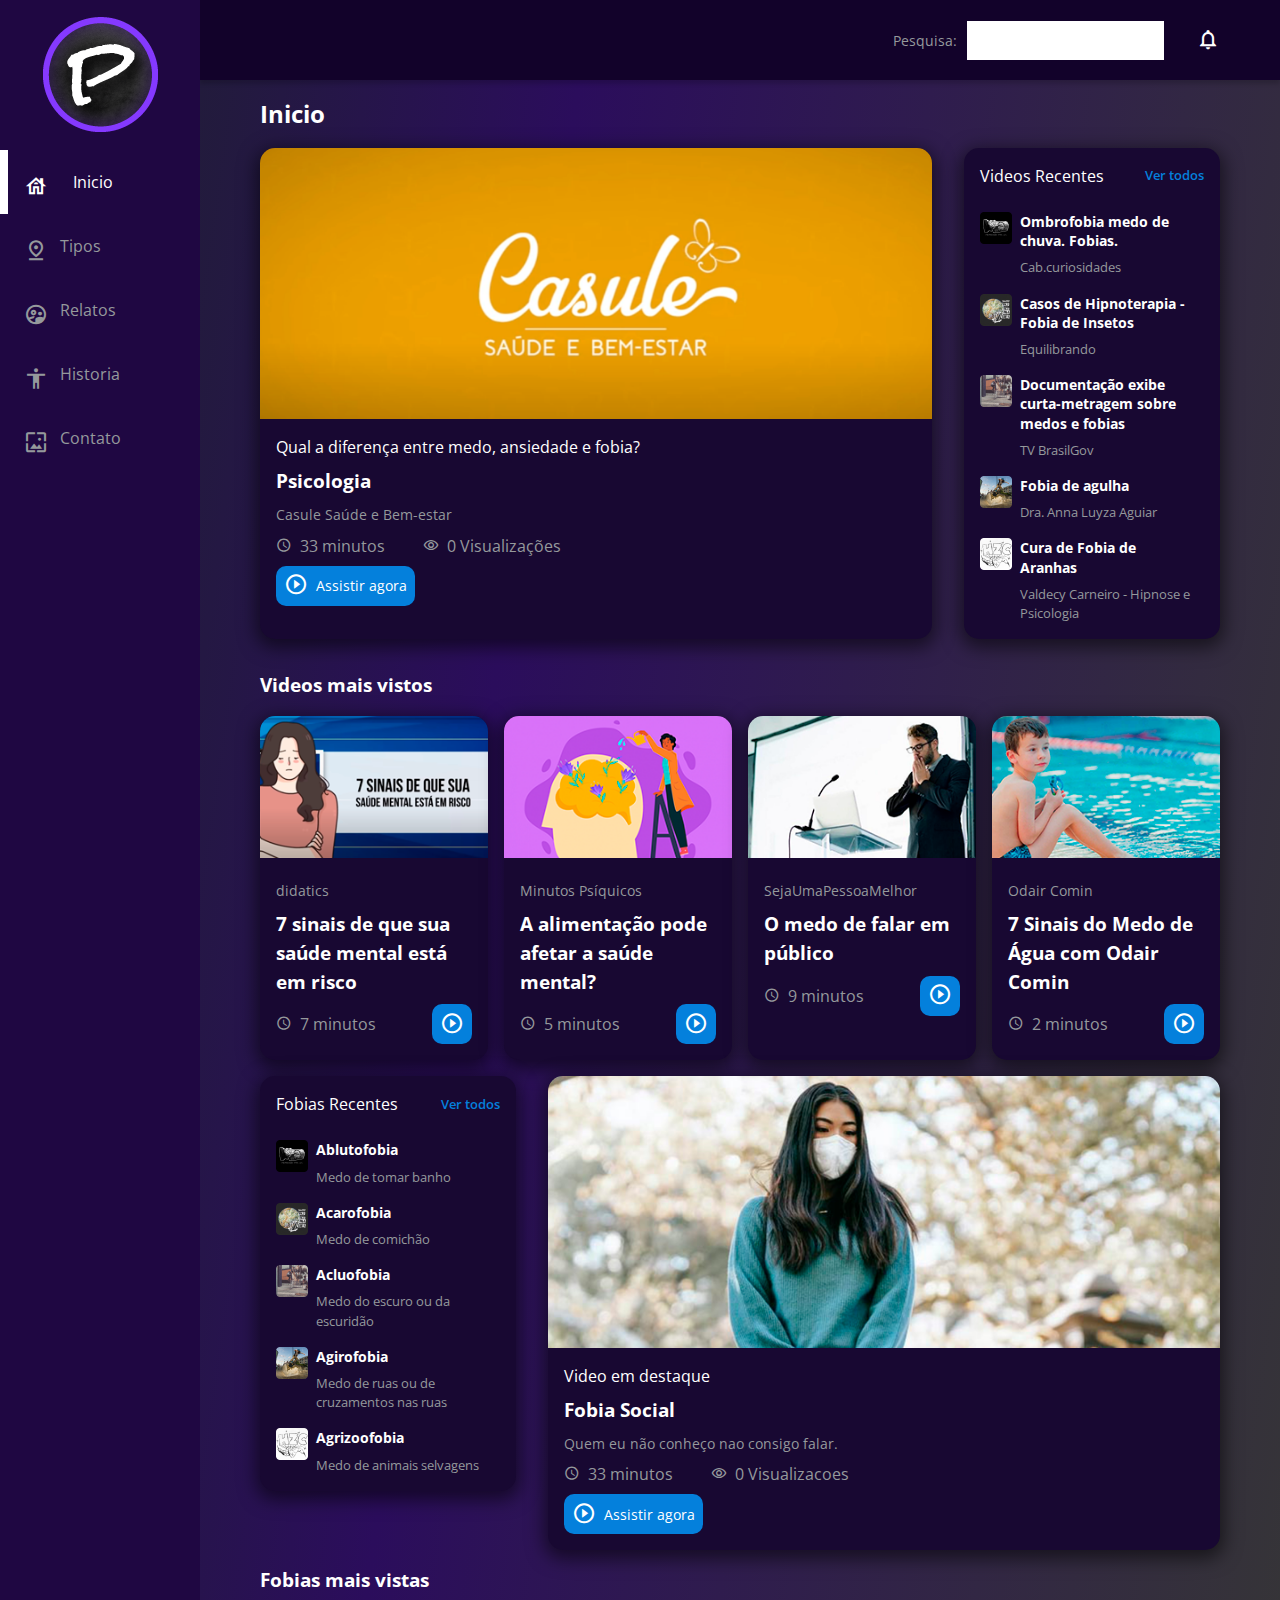
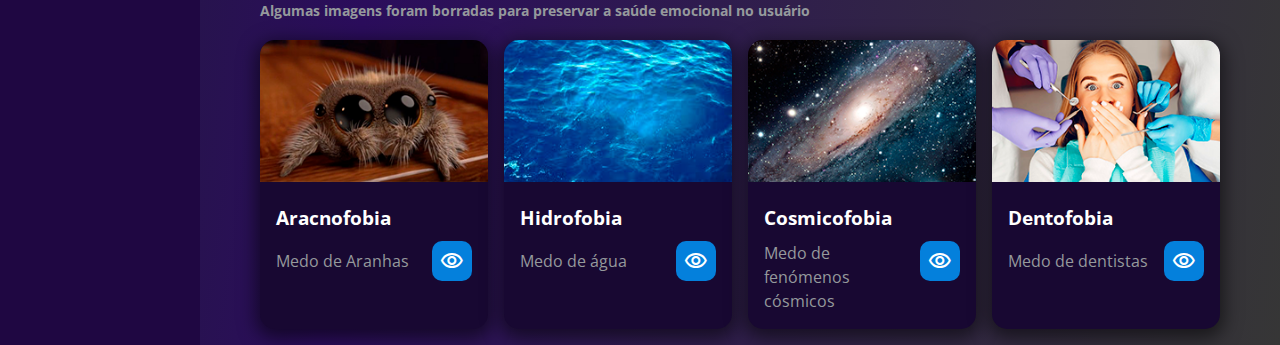
<file: index.html>
<!DOCTYPE html>
<html lang="pt-br">
    <head>
        <meta charset="UTF-8">
        <meta http-equiv="X-UA-Compatible" content="IE=edge">
        <meta name="viewport" content="width=device-width, initial-scale=1.0">
        <link rel="preconnect" href="https://fonts.googleapis.com">
        <link rel="preconnect" href="https://fonts.gstatic.com" crossorigin>
        <link rel="stylesheet" href="https://fonts.googleapis.com/css2?family=Open+Sans:wght@400;600;700&display=swap">
        <link rel="stylesheet" href="../css/modal-video.min.css">
        <title>Phobos - HOME</title>
        <link rel="stylesheet" href="css/reset.css">
        <link rel="stylesheet" href="css/estilos.css">
    </head>
    <body>
        <header class="cabecalho">
            <button class="cabecalho__menu" aria-label="menu"><i></i></button>
            <img class="cabecalho__logo" src="assets/img/logo.png" alt="Logotipo da Phobos">
            <p class="cartao-perfil-pesquisa"><span class="texto-pesquisa">Pesquisa:</span><input type="text" size="20" name="redirect" value=""> </p>
            <!-- <p class="cabecalho_perfil">Raphael Westim</p> -->
            <button class="cabecalho__notficacao cabecalho-sino" aria-label="Notificacao"><i></i></button>
        </header>
        <nav class="menu-lateral menu-lateral--ativo">
            <img src="assets/img/logo.png" alt="Logotipo da HZC" class="menu-lateral__logo">
            <a href="index.html" class="menu-lateral__link inicio menu-lateral__link--ativo">Inicio</a>
            <a href="data/tipos.html" class="menu-lateral__link pico ">Tipos</a>
            <a href="data/relatos.html" class="menu-lateral__link integrante ">Relatos</a>
            <a href="data/historia.html" class="menu-lateral__link camisa ">Historia</a>
            <a href="data/contato.html" class="menu-lateral__link pintura ">Contato</a>
        </nav>
        <main class="principal">
            <h2 class="titulo-pagina">Inicio</h2>
            <article class="cartao cartao--destaque destaque-video">
                <img src="assets/img/banner-mobile_3.png" alt="" class="cartao-imagem cartao__imagem--mobile">
                <img src="assets/img/banner_3.png" alt="" class="cartao-imagem cartao__imagem--desktop">
                <div class="cartao-conteudo">
                    <p class="cartao-destaque">Qual a diferença entre medo, ansiedade e fobia?</p>
                    <h3 class="cartao-titulo">Psicologia </h3>
                    <p class="cartao-perfil">Casule Saúde e Bem-estar</p>
                    <p class="cartao_info cartao_info--tempo">33 minutos</p>
                    <p class="cartao_info cartao_info--visualiza">0 Visualizacoes</p>
                    <button data-video-id='9_79y-xs36A' data-visualizacao class="cartao_botao cartao_botao--play cartao_botao--destaque js-video-button">Assistir agora</button>
                </div>
            </article>
            <article class="cartao cartao--recentes videos-recentes">
                <h3 class="cartao_titulo">Videos Recentes</h3>
                <a href="#" class="cartao_link">Ver todos</a>
                <ul class="cartao_lista">
                    <li class="cartao_item">
                        <a class="cartao-item-link" href="">
                            <img src="assets/img/miniatura_1.png" alt="thumb1" class="cartao_item_thumb">
                            <h4 class="cartao_item_titulo">Ombrofobia medo de chuva. Fobias.</h4>
                            <p class="cartao_item_perfil">Cab.curiosidades</p>
                        </a>
                    </li>
                    <li class="cartao_item">
                        <a class="cartao-item-link" href="">
                            <img src="assets/img/miniatura_2.png" alt="thumb2" class="cartao_item_thumb">
                            <h4 class="cartao_item_titulo">Casos de Hipnoterapia - Fobia de Insetos</h4>
                            <p class="cartao_item_perfil">Equilibrando</p>
                        </a>
                    </li>
                    <li class="cartao_item">
                        <a class="cartao-item-link" href="">
                            <img src="assets/img/miniatura_3.png" alt="thumb3" class="cartao_item_thumb">
                        <h4 class="cartao_item_titulo">Documentação exibe curta-metragem sobre medos e fobias</h4>
                        <p class="cartao_item_perfil">TV BrasilGov</p>
                        </a>
                    </li>
                    <li class="cartao_item">
                        <a class="cartao-item-link" href="">
                            <img src="assets/img/miniatura_4.png" alt="thumb4" class="cartao_item_thumb">
                            <h4 class="cartao_item_titulo">Fobia de agulha</h4>
                            <p class="cartao_item_perfil">Dra. Anna Luyza Aguiar</p>
                        </a>
                    </li>
                    <li class="cartao_item">
                        <a class="cartao-item-link" href="">
                            <img src="assets/img/miniatura_5.png" alt="thumb5" class="cartao_item_thumb">
                            <h4 class="cartao_item_titulo">Cura de Fobia de Aranhas</h4>
                            <p class="cartao_item_perfil">Valdecy Carneiro - Hipnose e Psicologia</p>
                        </a>
                    </li>
                </ul>
            </article>

            <section class="secao secao-videos">
                <h3 class="titulo-secao">Videos mais vistos</h3>
                <article class="cartao cartao--destaque">
                    <img src="assets/img/video_5.png" alt="" class="video">
                    <div class="cartao-conteudo">
                        <p class="cartao-perfil">didatics</p>
                        <h3 class="cartao-titulo">7 sinais de que sua saúde mental está em risco</h3>
                        <p class="cartao_info cartao_info--tempo">7 minutos</p>
                        <button onclick="paginaVideo()" class="cartao_botao cartao_botao--play" aria-label="assistir agora"></button>
                    </div>
                </article>
                <article class="cartao cartao--destaque">
                    <img src="assets/img/video_6.png" alt="" class="video">
                    <div class="cartao-conteudo">
                        <p class="cartao-perfil">Minutos Psíquicos</p>
                        <h3 class="cartao-titulo">A alimentação pode afetar a saúde mental?</h3>
                        <p class="cartao_info cartao_info--tempo">5 minutos</p>
                        <button onclick="paginaVideo2()" class="cartao_botao cartao_botao--play" aria-label="assistir agora"></button>
                    </div>
                </article>
                <article class="cartao cartao--destaque">
                    <img src="assets/img/video_7.png" alt="" class="video">
                    <div class="cartao-conteudo">
                        <p class="cartao-perfil">SejaUmaPessoaMelhor</p>
                        <h3 class="cartao-titulo">O medo de falar em público</h3>
                        <p class="cartao_info cartao_info--tempo">9 minutos</p>
                        <button class="cartao_botao cartao_botao--play" aria-label="assistir agora"></button>
                    </div>
                </article>
                <article class="cartao cartao--destaque">
                    <img src="assets/img/video_8.png" alt="" class="video">
                    <div class="cartao-conteudo">
                        <p class="cartao-perfil">Odair Comin</p>
                        <h3 class="cartao-titulo">7 Sinais do Medo de Água com Odair Comin</h3>
                        <p class="cartao_info cartao_info--tempo">2 minutos</p>
                        <button class="cartao_botao cartao_botao--play" aria-label="assistir agora"></button>
                    </div>
                </article>
            </section>

            <article class="cartao cartao--recentes produtos-recentes">
                <h3 class="cartao_titulo">Fobias Recentes</h3>
                <a href="#" class="cartao_link">Ver todos</a>
                <ul class="cartao_lista">
                    <li class="cartao_item">
                        <a class="cartao-item-link" href="">
                            <img src="assets/img/miniatura_1.png" alt="thumb1" class="cartao_item_thumb">
                            <h4 class="cartao_item_titulo">Ablutofobia</h4>
                            <p class="cartao_item_perfil">Medo de tomar banho</p>
                        </a>
                    </li>
                    <li class="cartao_item">
                        <a class="cartao-item-link" href="">
                            <img src="assets/img/miniatura_2.png" alt="thumb2" class="cartao_item_thumb">
                            <h4 class="cartao_item_titulo">Acarofobia</h4>
                            <p class="cartao_item_perfil">Medo de comichão</p>
                        </a>
                    </li>
                    <li class="cartao_item">
                        <a class="cartao-item-link" href="">
                            <img src="assets/img/miniatura_3.png" alt="thumb3" class="cartao_item_thumb">
                            <h4 class="cartao_item_titulo">Acluofobia</h4>
                            <p class="cartao_item_perfil">Medo do escuro ou da escuridão</p>
                        </a>  
                    </li>
                    <li class="cartao_item">
                        <a class="cartao-item-link" href="">
                            <img src="assets/img/miniatura_4.png" alt="thumb4" class="cartao_item_thumb">
                            <h4 class="cartao_item_titulo">Agirofobia</h4>
                            <p class="cartao_item_perfil">Medo de ruas ou de cruzamentos nas ruas</p>
                        </a>
                    </li>
                    <li class="cartao_item">
                        <a class="cartao-item-link" href="">
                            <img src="assets/img/miniatura_5.png" alt="thumb5" class="cartao_item_thumb">
                            <h4 class="cartao_item_titulo">Agrizoofobia</h4>
                            <p class="cartao_item_perfil">Medo de animais selvagens</p>
                        </a>
                    </li>
                </ul>
            </article>
            
            <article class="cartao cartao--destaque destaque-produtos">
                <img src="assets/img/banner-mobile_1.png" alt="" class="cartao-imagem cartao__imagem--mobile">
                <img src="assets/img/banner_fobia_social.png" alt="" class="cartao-imagem cartao__imagem--desktop">
                <div class="cartao-conteudo">
                    <p class="cartao-destaque">Video em destaque</p>
                    <h3 class="cartao-titulo">Fobia Social</h3>
                    <p class="cartao-perfil">Quem eu não conheço nao consigo falar.</p>
                    <p class="cartao_info cartao_info--tempo">33 minutos</p>
                    <p class="cartao_info cartao_info--visualiza">0 Visualizacoes</p>
                    <button data-video-id='AC1D_1tk9sE' data-visualizacao class="cartao_botao cartao_botao--play cartao_botao--destaque js-video-button">Assistir agora</button>
                </div>
            </article>
            <section class="secao secao-produtos">
                <h3 class="titulo-secao">Fobias mais vistas <br> <span class="texto-obs">Algumas imagens foram borradas para preservar a saúde emocional no usuário</span></h3>
                <article class="cartao cartao--destaque">
                    <img src="assets/img/produto_5b.png" alt="" class="video">
                    <div class="cartao-conteudo">
                        <!-- <p class="cartao-perfil">Raphael Westin</p> -->
                        <h3 class="cartao-titulo">Aracnofobia</h3>
                        <p class="cartao_info">Medo de Aranhas</p>
                        <button onclick="aranhas()" class="cartao_botao cartao_botao--info" aria-label="assistir agora"></button>
                    </div>
                </article>
                <article class="cartao cartao--destaque">
                    <img src="assets/img/produto_6.png" alt="" class="video">
                    <div class="cartao-conteudo">
                        <!-- <p class="cartao-perfil">Raphael Westin</p> -->
                        <h3 class="cartao-titulo">Hidrofobia</h3>
                        <p class="cartao_info">Medo de água </p>
                        <button class="cartao_botao cartao_botao--info" aria-label="assistir agora"></button>
                    </div>
                </article>
                <article class="cartao cartao--destaque">
                    <img src="assets/img/produto_7.png" alt="" class="video">
                    <div class="cartao-conteudo">
                        <!-- <p class="cartao-perfil">Raphael Westin</p> -->
                        <h3 class="cartao-titulo">Cosmicofobia</h3>
                        <p class="cartao_info">Medo de fenómenos cósmicos</p>
                        <button onclick="cosmos()" class="cartao_botao cartao_botao--info" aria-label="assistir agora"></button>
                    </div>
                </article>
                <article class="cartao cartao--destaque">
                    <img src="assets/img/produto_8.png" alt="" class="video">
                    <div class="cartao-conteudo">
                        <!-- <p class="cartao-perfil">Raphael Westin</p> -->
                        <h3 class="cartao-titulo">Dentofobia</h3>
                        <p class="cartao_info ">Medo de dentistas</p>
                        <button class="cartao_botao cartao_botao cartao_botao--info" aria-label="assistir agora"></button>
                    </div>
                </article>
            </section>
        </main>
        <script src="js/index.js"></script>
        <script src="https://code.jquery.com/jquery-2.2.4.min.js" integrity="sha256-BbhdlvQf/xTY9gja0Dq3HiwQF8LaCRTXxZKRutelT44=" crossorigin="anonymous"></script>
        <script src="js/jquery-modal-video.min.js"></script>
    </body>
</html>
</file>
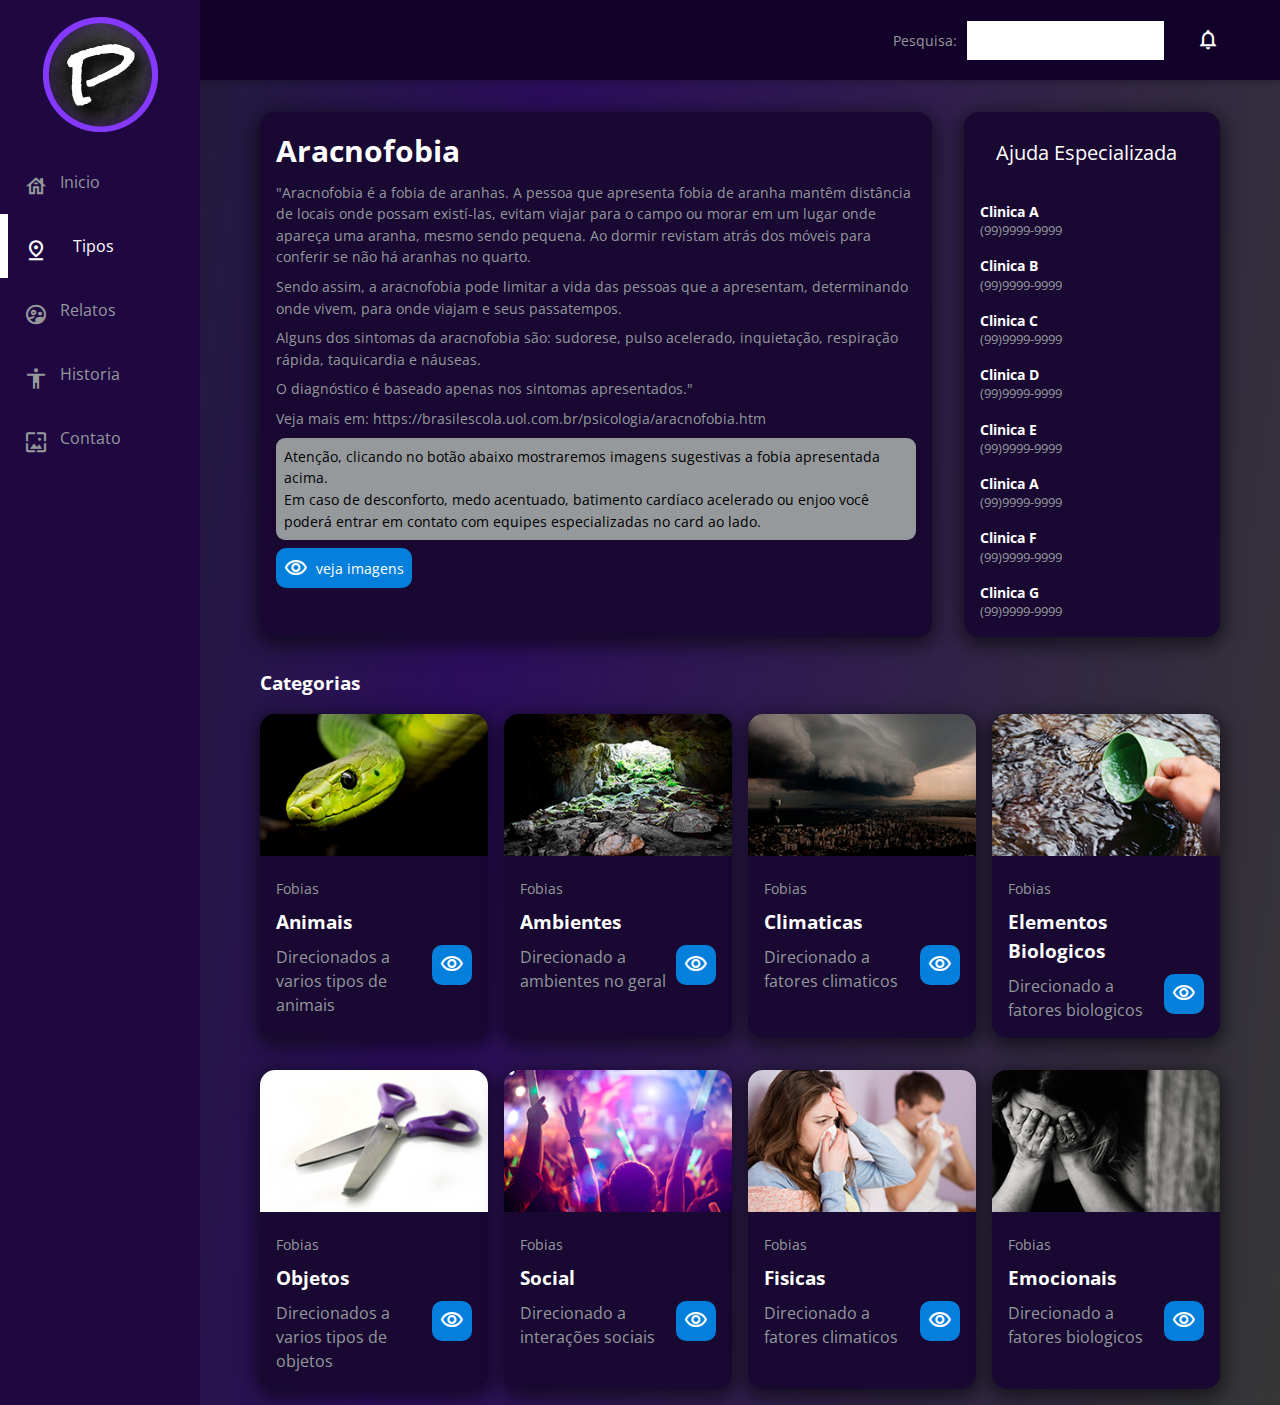
<file: data/aranhas.html>
<!DOCTYPE html>
<html lang="pt-br">
    <head>
        <meta charset="UTF-8">
        <meta http-equiv="X-UA-Compatible" content="IE=edge">
        <meta name="viewport" content="width=device-width, initial-scale=1.0">
        <link rel="preconnect" href="https://fonts.googleapis.com">
        <link rel="preconnect" href="https://fonts.gstatic.com" crossorigin>
        <link rel="stylesheet" href="https://fonts.googleapis.com/css2?family=Open+Sans:wght@400;600;700&display=swap">
        <link rel="stylesheet" href="../css/modal-video.min.css">
        <title>Phobos - Animais</title>
        <link rel="stylesheet" href="../css/reset.css">
        <link rel="stylesheet" href="../css/estilos.css">
    </head>
    <body>
        <header class="cabecalho">
            <button class="cabecalho__menu" aria-label="menu"><i></i></button>
            <img class="cabecalho__logo" src="../assets/img/logo.png" alt="Logotipo da Phobos">
            <!-- <p class="cabecalho_perfil">Raphael Westim</p> -->
            <p class="cartao-perfil-pesquisa"><span class="texto-pesquisa">Pesquisa:</span><input type="text" size="20" name="redirect" value=""> </p>
            <button class="cabecalho__notficacao cabecalho-sino" aria-label="Notificacao"><i></i></button>
        </header>
        <nav class="menu-lateral menu-lateral--ativo">
            <img src="../assets/img/logo.png" alt="Logotipo da HZC" class="menu-lateral__logo">
            <a href="../index.html" class="menu-lateral__link inicio ">Inicio</a>
            <a href="../data/tipos.html" class="menu-lateral__link pico menu-lateral__link--ativo">Tipos</a>
            <a href="../data/relatos.html" class="menu-lateral__link integrante ">Relatos</a>
            <a href="../data/historia.html" class="menu-lateral__link camisa ">Historia</a>
            <a href="../data/contato.html" class="menu-lateral__link pintura ">Contato</a>
        </nav>
        <main class="principal">
            <!-- <h2 class="titulo-pagina">DESTAQUE</h2> -->
            <article class="cartao cartao--destaque destaque-video">
                <!-- <iframe width="100%" height="621" src="https://www.youtube.com/embed/KFowNIMdLiI" title="YouTube video player" frameborder="0" allow="accelerometer; autoplay; clipboard-write; encrypted-media; gyroscope; picture-in-picture" allowfullscreen></iframe> -->
                <div class="cartao-conteudo">
                    <!-- <p class="cartao-destaque">Minutos Psíquicos</p> -->
                    <h3 class="cartao-titulo-fobia">Aracnofobia</h3>
                    <p class="cartao-perfil">
                        "Aracnofobia é a fobia de aranhas. A pessoa que apresenta fobia de aranha mantêm distância de locais onde possam existí-las, evitam viajar para o campo ou morar em um lugar onde apareça uma aranha, mesmo sendo pequena. Ao dormir revistam atrás dos móveis para conferir se não há aranhas no quarto.
                    </p>
                    <p class="cartao-perfil">
                        Sendo assim, a aracnofobia pode limitar a vida das pessoas que a apresentam, determinando onde vivem, para onde viajam e seus passatempos.
                    </p>
                    <p class="cartao-perfil">
                        Alguns dos sintomas da aracnofobia são: sudorese, pulso acelerado, inquietação, respiração rápida, taquicardia e náuseas.
                    </p>
                    <p class="cartao-perfil">
                        O diagnóstico é baseado apenas nos sintomas apresentados."
                    </p>
                    <p class="cartao-perfil">
                        Veja mais em: https://brasilescola.uol.com.br/psicologia/aracnofobia.htm
                    </p>
                    <p class="cartao-perfil-atencao-2">
                        Atenção, clicando no botão abaixo mostraremos imagens sugestivas a fobia apresentada acima. <br>
                        Em caso de desconforto, medo acentuado, batimento cardíaco acelerado ou enjoo você poderá entrar em contato com equipes especializadas no card ao lado.
                    </p>
                    <button type="button" id="btnView" class="cartao_botao cartao_botao--foto cartao_botao--destaque" onclick="onDiv('containerView')">veja imagens</button>
                    <div class="fotoview" id="containerView" style="display:none" >
                        <img src="../assets/img/produto_5a.png" alt="" style="padding: 5px;">
                        <img src="../assets/img/produto_5a.png" alt="" style="padding: 5px;">
                        <img src="../assets/img/produto_5a.png" alt="" style="padding: 5px;">
                        <img src="../assets/img/produto_5a.png" alt="" style="padding: 5px;">
                    </div>
                    
                </div>  
            </article>
            <article class="cartao cartao--recentes-fobia videos-recentes">
                <h3 class="cartao_titulo_fobia">Ajuda especializada</h3>
                <!-- <a href="#" class="cartao_link">Ver todos</a> -->
                <ul class="cartao_lista">
                    <li class="cartao_item">
                        <a class="cartao-item-link-help" href="">
                            <!-- <img src="../assets/img/miniatura_1.png" alt="thumb1" class="cartao_item_thumb"> -->
                            <h4 class="cartao_item_titulo">Clinica A</h4>
                            <p class="cartao_item_perfil">(99)9999-9999</p>
                        </a>
                    </li>
                    <li class="cartao_item">
                        <a class="cartao-item-link-help" href="">
                            <!-- <img src="../assets/img/miniatura_2.png" alt="thumb2" class="cartao_item_thumb"> -->
                            <h4 class="cartao_item_titulo">Clinica B</h4>
                            <p class="cartao_item_perfil">(99)9999-9999</p>
                        </a>
                    </li>
                    <li class="cartao_item">
                        <a class="cartao-item-link-help" href="">
                            <!-- <img src="../assets/img/miniatura_3.png" alt="thumb3" class="cartao_item_thumb"> -->
                        <h4 class="cartao_item_titulo">Clinica C</h4>
                        <p class="cartao_item_perfil">(99)9999-9999</p>
                        </a>
                    </li>
                    <li class="cartao_item">
                        <a class="cartao-item-link-help" href="">
                            <!-- <img src="../assets/img/miniatura_4.png" alt="thumb4" class="cartao_item_thumb"> -->
                            <h4 class="cartao_item_titulo">Clinica D</h4>
                            <p class="cartao_item_perfil">(99)9999-9999</p>
                        </a>
                    </li>
                    <li class="cartao_item">
                        <a class="cartao-item-link-help" href="">
                            <!-- <img src="../assets/img/miniatura_5.png" alt="thumb5" class="cartao_item_thumb"> -->
                            <h4 class="cartao_item_titulo">Clinica E</h4>
                            <p class="cartao_item_perfil">(99)9999-9999</p>
                        </a>
                    </li>
                    <li class="cartao_item">
                        <a class="cartao-item-link-help" href="">
                            <!-- <img src="../assets/img/miniatura_5.png" alt="thumb5" class="cartao_item_thumb"> -->
                            <h4 class="cartao_item_titulo">Clinica A</h4>
                            <p class="cartao_item_perfil">(99)9999-9999</p>
                        </a>
                    </li>
                    <li class="cartao_item">
                        <a class="cartao-item-link-help" href="">
                            <!-- <img src="../assets/img/miniatura_5.png" alt="thumb5" class="cartao_item_thumb"> -->
                            <h4 class="cartao_item_titulo">Clinica F</h4>
                            <p class="cartao_item_perfil">(99)9999-9999</p>
                        </a>
                    </li>
                    <li class="cartao_item">
                        <a class="cartao-item-link-help" href="">
                            <!-- <img src="../assets/img/miniatura_5.png" alt="thumb5" class="cartao_item_thumb"> -->
                            <h4 class="cartao_item_titulo">Clinica G</h4>
                            <p class="cartao_item_perfil">(99)9999-9999</p>
                        </a>
                    </li>
                </ul>
            </article> 

            <section class="secao secao-videos">
                <h3 class="titulo-secao">Categorias</h3>
                <article class="cartao cartao--destaque">
                    <img src="../assets/img/serpente.png" alt="" class="video">
                    <div class="cartao-conteudo">
                        <p class="cartao-perfil">Fobias</p>
                        <h3 class="cartao-titulo">Animais</h3>
                        <p class="cartao_info">Direcionados a varios tipos de animais</p>
                        <button onclick="paginaAnimal()" class="cartao_botao cartao_botao--info btnPaginas" aria-label="ver agora"></button>
                    </div>
                </article>
                <article class="cartao cartao--destaque">
                    <img src="../assets/img/caverna.png" alt="" class="video">
                    <div class="cartao-conteudo">
                        <p class="cartao-perfil">Fobias</p>
                        <h3 class="cartao-titulo">Ambientes</h3>
                        <p class="cartao_info ">Direcionado a ambientes no geral</p>
                        <button onclick="paginaAmbiente()" class="cartao_botao cartao_botao--info btnPaginas" aria-label="ver agora"></button>
                    </div>
                </article>
                <article class="cartao cartao--destaque">
                    <img src="../assets/img/clima.png" alt="" class="video">
                    <div class="cartao-conteudo">
                        <p class="cartao-perfil">Fobias</p>
                        <h3 class="cartao-titulo">Climaticas</h3>
                        <p class="cartao_info">Direcionado a fatores climaticos</p>
                        <button onclick="paginaClima()" class="cartao_botao cartao_botao--info btnPaginas" aria-label="ver agora"></button>
                    </div>
                </article>
                <article class="cartao cartao--destaque">
                    <img src="../assets/img/agua.png" alt="" class="video">
                    <div class="cartao-conteudo">
                        <p class="cartao-perfil">Fobias</p>
                        <h3 class="cartao-titulo">Elementos Biologicos</h3>
                        <p class="cartao_info">Direcionado a fatores biologicos</p>
                        <button onclick="paginaBiologia()" class="cartao_botao cartao_botao--info btnPaginas" aria-label="ver agora"></button>
                    </div>
                </article>  
            </section>
            <section class="secao secao-produtos">
                <!-- <h3 class="titulo-secao">Categorias</h3> -->
                <article class="cartao cartao--destaque">
                    <img src="../assets/img/objetos.png" alt="" class="video">
                    <div class="cartao-conteudo">
                        <p class="cartao-perfil">Fobias</p>
                        <h3 class="cartao-titulo">Objetos</h3>
                        <p class="cartao_info">Direcionados a varios tipos de objetos</p>
                        <button onclick="paginaAnimal()" class="cartao_botao cartao_botao--info btnPaginas" aria-label="ver agora"></button>
                    </div>
                </article>
                <article class="cartao cartao--destaque">
                    <img src="../assets/img/social.png" alt="" class="video">
                    <div class="cartao-conteudo">
                        <p class="cartao-perfil">Fobias</p>
                        <h3 class="cartao-titulo">Social</h3>
                        <p class="cartao_info ">Direcionado a interações sociais</p>
                        <button onclick="paginaAmbiente()" class="cartao_botao cartao_botao--info btnPaginas" aria-label="ver agora"></button>
                    </div>
                </article>
                <article class="cartao cartao--destaque">
                    <img src="../assets/img/fisica.png" alt="" class="video">
                    <div class="cartao-conteudo">
                        <p class="cartao-perfil">Fobias</p>
                        <h3 class="cartao-titulo">Fisicas</h3>
                        <p class="cartao_info">Direcionado a fatores climaticos</p>
                        <button onclick="paginaClima()" class="cartao_botao cartao_botao--info btnPaginas" aria-label="ver agora"></button>
                    </div>
                </article>
                <article class="cartao cartao--destaque">
                    <img src="../assets/img/emocional.png" alt="" class="video">
                    <div class="cartao-conteudo">
                        <p class="cartao-perfil">Fobias</p>
                        <h3 class="cartao-titulo">Emocionais</h3>
                        <p class="cartao_info">Direcionado a fatores biologicos</p>
                        <button onclick="paginaBiologia()" class="cartao_botao cartao_botao--info btnPaginas" aria-label="ver agora"></button>
                    </div>
                </article>
                
            </section>
        </main>
        <script src="../js/index.js"></script>
        <script src="https://code.jquery.com/jquery-2.2.4.min.js" integrity="sha256-BbhdlvQf/xTY9gja0Dq3HiwQF8LaCRTXxZKRutelT44=" crossorigin="anonymous"></script>
        <script src="../js/jquery-modal-video.min.js"></script>
    </body>
</html>
</file>
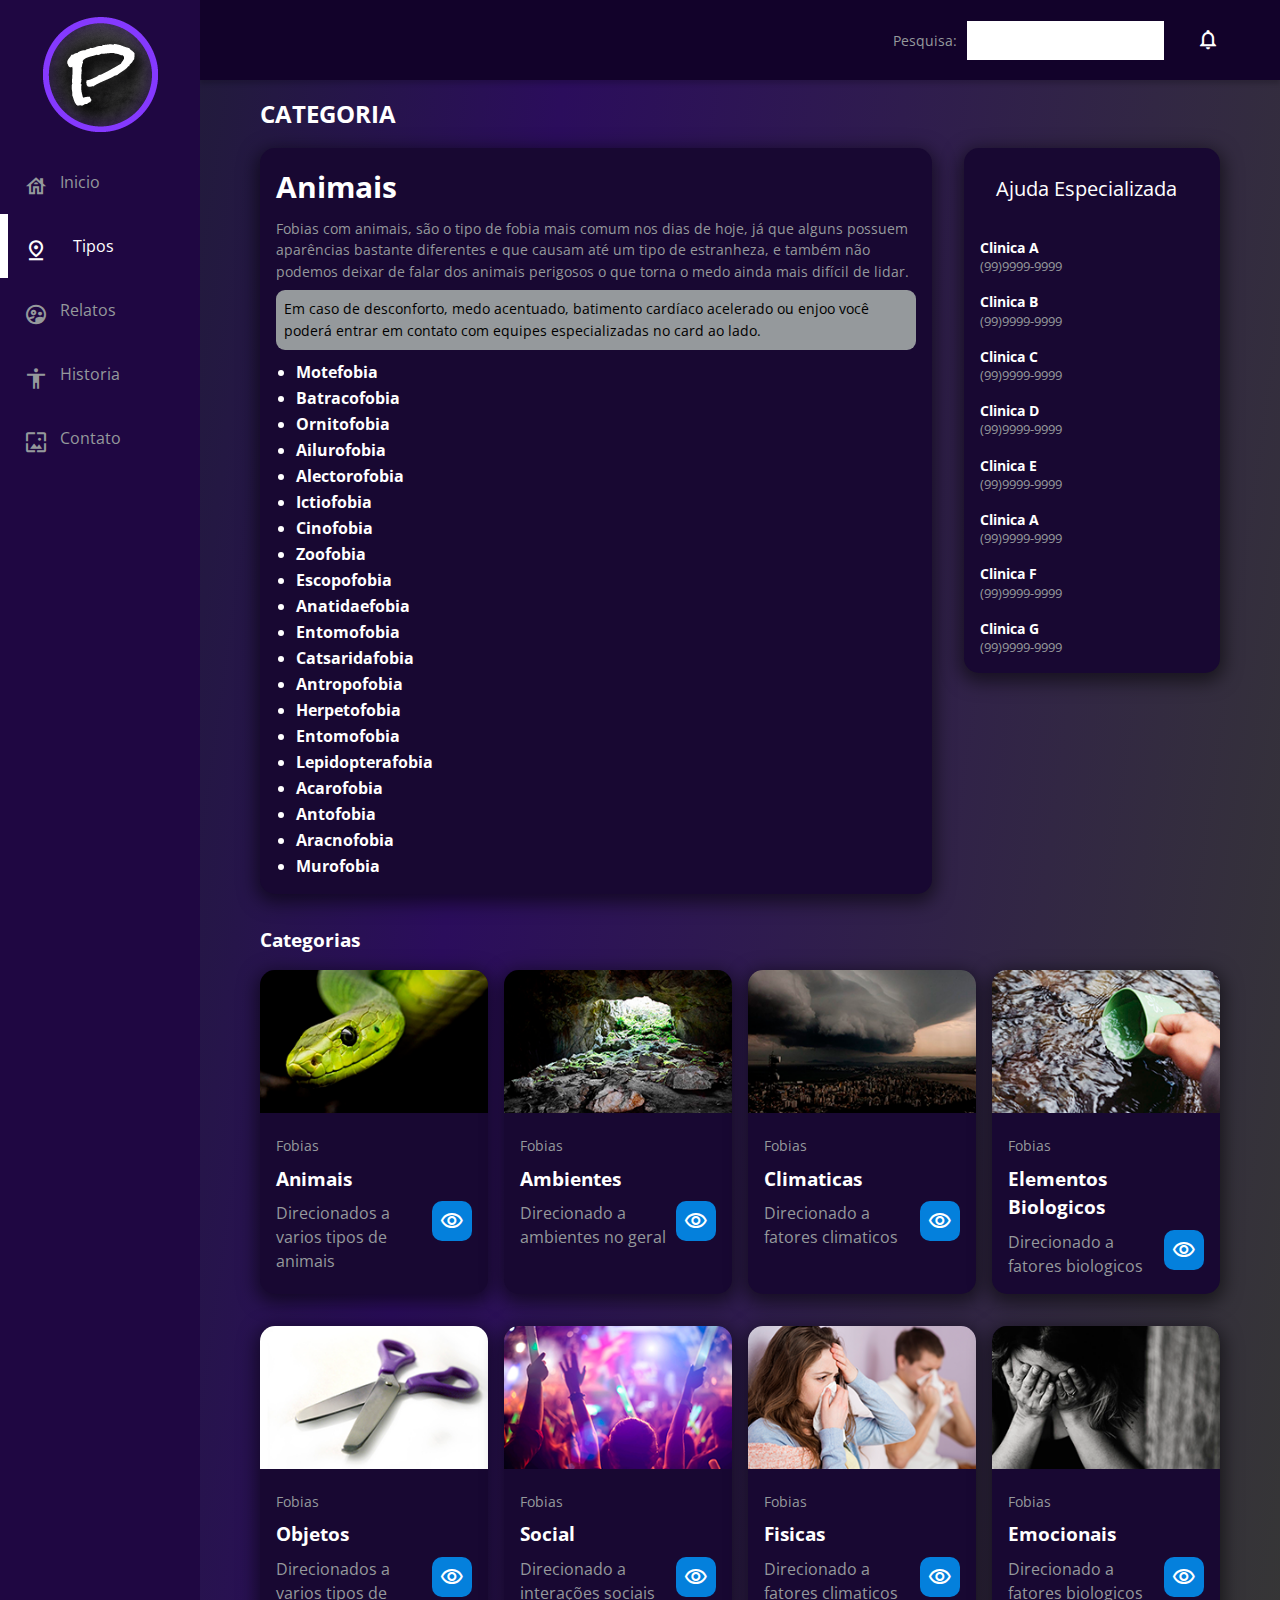
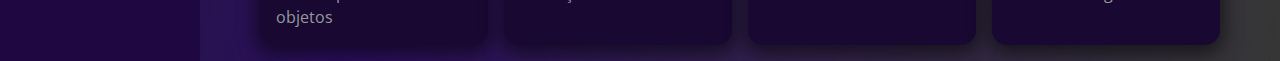
<file: data/CatalogoAnimal.html>
<!DOCTYPE html>
<html lang="pt-br">
    <head>
        <meta charset="UTF-8">
        <meta http-equiv="X-UA-Compatible" content="IE=edge">
        <meta name="viewport" content="width=device-width, initial-scale=1.0">
        <link rel="preconnect" href="https://fonts.googleapis.com">
        <link rel="preconnect" href="https://fonts.gstatic.com" crossorigin>
        <link rel="stylesheet" href="https://fonts.googleapis.com/css2?family=Open+Sans:wght@400;600;700&display=swap">
        <link rel="stylesheet" href="../css/modal-video.min.css">
        <title>Phobos - Animais</title>
        <link rel="stylesheet" href="../css/reset.css">
        <link rel="stylesheet" href="../css/estilos.css">
    </head>
    <body>
        <header class="cabecalho">
            <button class="cabecalho__menu" aria-label="menu"><i></i></button>
            <img class="cabecalho__logo" src="../assets/img/logo.png" alt="Logotipo da Phobos">
            <!-- <p class="cabecalho_perfil">Raphael Westim</p> -->
            <p class="cartao-perfil-pesquisa"><span class="texto-pesquisa">Pesquisa:</span><input type="text" size="20" name="redirect" value=""> </p>
            <button class="cabecalho__notficacao cabecalho-sino" aria-label="Notificacao"><i></i></button>
        </header>
        <nav class="menu-lateral menu-lateral--ativo">
            <img src="../assets/img/logo.png" alt="Logotipo da HZC" class="menu-lateral__logo">
            <a href="../index.html" class="menu-lateral__link inicio ">Inicio</a>
            <a href="../data/tipos.html" class="menu-lateral__link pico  menu-lateral__link--ativo">Tipos</a>
            <a href="../data/relatos.html" class="menu-lateral__link integrante ">Relatos</a>
            <a href="../data/historia.html" class="menu-lateral__link camisa ">Historia</a>
            <a href="../data/contato.html" class="menu-lateral__link pintura ">Contato</a>
        </nav>
        <main class="principal">
            <h2 class="titulo-pagina">CATEGORIA</h2>
            <article class="cartao cartao--destaque destaque-video">
                <!-- <iframe width="100%" height="621" src="https://www.youtube.com/embed/KFowNIMdLiI" title="YouTube video player" frameborder="0" allow="accelerometer; autoplay; clipboard-write; encrypted-media; gyroscope; picture-in-picture" allowfullscreen></iframe> -->
                <div class="cartao-conteudo">
                    <!-- <p class="cartao-destaque">Minutos Psíquicos</p> -->
                    <h3 class="cartao-titulo-fobia">Animais</h3>
                    <p class="cartao-perfil">
                        Fobias com animais, são o tipo de fobia mais comum nos dias de hoje, já que alguns possuem aparências bastante diferentes e que causam até um tipo de estranheza, e também não podemos deixar de falar dos animais perigosos o que torna o medo ainda mais difícil de lidar.
                    </p>
                    <p class="cartao-perfil-atencao-2">
                        Em caso de desconforto, medo acentuado, batimento cardíaco acelerado ou enjoo você poderá entrar em contato com equipes especializadas no card ao lado.
                    </p>
                    <ul class="lista-fobias">
                        <li class="item-fobia">
                            <a class="linkAnimal" href="" target="">Motefobia</a>
                        </li>
                        <li class="item-fobia">
                            <a class="linkAnimal" href="" target="">Batracofobia</a>
                        </li>
                        <li class="item-fobia">
                            <a class="linkAnimal" href="" target="">Ornitofobia</a>
                        </li>
                        <li class="item-fobia">
                            <a class="linkAnimal" href="" target="">Ailurofobia</a>
                        </li>
                        <li class="item-fobia">
                            <a class="linkAnimal" href="" target="">Alectorofobia</a>
                        </li>
                        <li class="item-fobia">
                            <a class="linkAnimal" href="" target="">Ictiofobia</a>
                        </li>
                        <li class="item-fobia">
                            <a class="linkAnimal" href="" target="">Cinofobia</a>
                        </li>
                        <li class="item-fobia">
                            <a class="linkAnimal" href="" target="">Zoofobia</a>
                        </li>
                        <li class="item-fobia">
                            <a class="linkAnimal" href="" target="">Escopofobia</a>
                        </li>
                        <li class="item-fobia">
                            <a class="linkAnimal" href="" target="">Anatidaefobia</a>
                        </li>
                        <li class="item-fobia">
                            <a class="linkAnimal" href="" target="">Entomofobia</a>
                        </li>
                        <li class="item-fobia">
                            <a class="linkAnimal" href="" target="">Catsaridafobia</a>
                        </li>
                        <li class="item-fobia">
                            <a class="linkAnimal" href="" target="">Antropofobia</a>
                        </li>
                        <li class="item-fobia">
                            <a class="linkAnimal" href="" target="">Herpetofobia</a>
                        </li>
                        <li class="item-fobia">
                            <a class="linkAnimal" href="" target="">Entomofobia</a>
                        </li>
                        <li class="item-fobia">
                            <a class="linkAnimal" href="" target="">Lepidopterafobia</a>
                        </li>
                        <li class="item-fobia">
                            <a class="linkAnimal" href="" target="">Acarofobia</a>
                        </li>
                        <li class="item-fobia">
                            <a class="linkAnimal" href="" target="">Antofobia</a>
                        </li>
                        <li class="item-fobia">
                            <a class="linkAnimal" href="aranhas.html">Aracnofobia</a>
                        </li>
                        <li class="item-fobia">
                            <a class="linkAnimal" href="" target="">murofobia</a>
                        </li>
                    </ul>
                    <!-- <button type="button" id="btnView" class="cartao_botao cartao_botao--foto cartao_botao--destaque" onclick="onDiv('containerView')">veja imagens</button>
                    <div class="fotoview" id="containerView" style="display:none" >
                        <img src="../assets/img/produto_5a.png" alt="" style="padding: 5px;">
                        <img src="../assets/img/produto_5a.png" alt="" style="padding: 5px;">
                        <img src="../assets/img/produto_5a.png" alt="" style="padding: 5px;">
                        <img src="../assets/img/produto_5a.png" alt="" style="padding: 5px;">
                    </div> -->
                    
                </div>  
            </article>

            <article class="cartao cartao--recentes-fobia videos-recentes">
                <h3 class="cartao_titulo_fobia">Ajuda especializada</h3>
                <!-- <a href="#" class="cartao_link">Ver todos</a> -->
                <ul class="cartao_lista">
                    <li class="cartao_item">
                        <a class="cartao-item-link-help" href="">
                            <!-- <img src="../assets/img/miniatura_1.png" alt="thumb1" class="cartao_item_thumb"> -->
                            <h4 class="cartao_item_titulo">Clinica A</h4>
                            <p class="cartao_item_perfil">(99)9999-9999</p>
                        </a>
                    </li>
                    <li class="cartao_item">
                        <a class="cartao-item-link-help" href="">
                            <!-- <img src="../assets/img/miniatura_2.png" alt="thumb2" class="cartao_item_thumb"> -->
                            <h4 class="cartao_item_titulo">Clinica B</h4>
                            <p class="cartao_item_perfil">(99)9999-9999</p>
                        </a>
                    </li>
                    <li class="cartao_item">
                        <a class="cartao-item-link-help" href="">
                            <!-- <img src="../assets/img/miniatura_3.png" alt="thumb3" class="cartao_item_thumb"> -->
                        <h4 class="cartao_item_titulo">Clinica C</h4>
                        <p class="cartao_item_perfil">(99)9999-9999</p>
                        </a>
                    </li>
                    <li class="cartao_item">
                        <a class="cartao-item-link-help" href="">
                            <!-- <img src="../assets/img/miniatura_4.png" alt="thumb4" class="cartao_item_thumb"> -->
                            <h4 class="cartao_item_titulo">Clinica D</h4>
                            <p class="cartao_item_perfil">(99)9999-9999</p>
                        </a>
                    </li>
                    <li class="cartao_item">
                        <a class="cartao-item-link-help" href="">
                            <!-- <img src="../assets/img/miniatura_5.png" alt="thumb5" class="cartao_item_thumb"> -->
                            <h4 class="cartao_item_titulo">Clinica E</h4>
                            <p class="cartao_item_perfil">(99)9999-9999</p>
                        </a>
                    </li>
                    <li class="cartao_item">
                        <a class="cartao-item-link-help" href="">
                            <!-- <img src="../assets/img/miniatura_5.png" alt="thumb5" class="cartao_item_thumb"> -->
                            <h4 class="cartao_item_titulo">Clinica A</h4>
                            <p class="cartao_item_perfil">(99)9999-9999</p>
                        </a>
                    </li>
                    <li class="cartao_item">
                        <a class="cartao-item-link-help" href="">
                            <!-- <img src="../assets/img/miniatura_5.png" alt="thumb5" class="cartao_item_thumb"> -->
                            <h4 class="cartao_item_titulo">Clinica F</h4>
                            <p class="cartao_item_perfil">(99)9999-9999</p>
                        </a>
                    </li>
                    <li class="cartao_item">
                        <a class="cartao-item-link-help" href="">
                            <!-- <img src="../assets/img/miniatura_5.png" alt="thumb5" class="cartao_item_thumb"> -->
                            <h4 class="cartao_item_titulo">Clinica G</h4>
                            <p class="cartao_item_perfil">(99)9999-9999</p>
                        </a>
                    </li>
                </ul>
            </article> 

            <!-- <section class="secao secao-fobias">
                <h3 class="titulo-secao">Videos mais vistos</h3>
                <article class="cartao cartao--destaque">
                    <img src="../assets/img/video_5.png" alt="" class="video">
                    <div class="cartao-conteudo">
                        <p class="cartao-perfil">didatics</p>
                        <h3 class="cartao-titulo">7 sinais de que sua saúde mental está em risco</h3>
                        <p class="cartao_info cartao_info--tempo">7 minutos</p>
                        <button onclick="paginaVideo()" class="cartao_botao cartao_botao--play" aria-label="assistir agora"></button>
                    </div>
                </article>
                <article class="cartao cartao--destaque">
                    <img src="../assets/img/video_6.png" alt="" class="video">
                    <div class="cartao-conteudo">
                        <p class="cartao-perfil">Minutos Psíquicos</p>
                        <h3 class="cartao-titulo">A alimentação pode afetar a saúde mental?</h3>
                        <p class="cartao_info cartao_info--tempo">5 minutos</p>
                        <button onclick="paginaVideo2()" class="cartao_botao cartao_botao--play" aria-label="assistir agora"></button>
                    </div>
                </article>
                <article class="cartao cartao--destaque">
                    <img src="../assets/img/video_7.png" alt="" class="video">
                    <div class="cartao-conteudo">
                        <p class="cartao-perfil">SejaUmaPessoaMelhor</p>
                        <h3 class="cartao-titulo">O medo de falar em público</h3>
                        <p class="cartao_info cartao_info--tempo">9 minutos</p>
                        <button class="cartao_botao cartao_botao--play" aria-label="assistir agora"></button>
                    </div>
                </article>
                <article class="cartao cartao--destaque">
                    <img src="../assets/img/video_8.png" alt="" class="video">
                    <div class="cartao-conteudo">
                        <p class="cartao-perfil">Odair Comin</p>
                        <h3 class="cartao-titulo">7 Sinais do Medo de Água com Odair Comin</h3>
                        <p class="cartao_info cartao_info--tempo">2 minutos</p>
                        <button class="cartao_botao cartao_botao--play" aria-label="assistir agora"></button>
                    </div>
                </article>
            </section> -->

            <section class="secao secao-videos">
                <h3 class="titulo-secao">Categorias</h3>
                <article class="cartao cartao--destaque">
                    <img src="../assets/img/serpente.png" alt="" class="video">
                    <div class="cartao-conteudo">
                        <p class="cartao-perfil">Fobias</p>
                        <h3 class="cartao-titulo">Animais</h3>
                        <p class="cartao_info">Direcionados a varios tipos de animais</p>
                        <button onclick="paginaAnimal()" class="cartao_botao cartao_botao--info btnPaginas" aria-label="ver agora"></button>
                    </div>
                </article>
                <article class="cartao cartao--destaque">
                    <img src="../assets/img/caverna.png" alt="" class="video">
                    <div class="cartao-conteudo">
                        <p class="cartao-perfil">Fobias</p>
                        <h3 class="cartao-titulo">Ambientes</h3>
                        <p class="cartao_info ">Direcionado a ambientes no geral</p>
                        <button onclick="paginaAmbiente()" class="cartao_botao cartao_botao--info btnPaginas" aria-label="ver agora"></button>
                    </div>
                </article>
                <article class="cartao cartao--destaque">
                    <img src="../assets/img/clima.png" alt="" class="video">
                    <div class="cartao-conteudo">
                        <p class="cartao-perfil">Fobias</p>
                        <h3 class="cartao-titulo">Climaticas</h3>
                        <p class="cartao_info">Direcionado a fatores climaticos</p>
                        <button onclick="paginaClima()" class="cartao_botao cartao_botao--info btnPaginas" aria-label="ver agora"></button>
                    </div>
                </article>
                <article class="cartao cartao--destaque">
                    <img src="../assets/img/agua.png" alt="" class="video">
                    <div class="cartao-conteudo">
                        <p class="cartao-perfil">Fobias</p>
                        <h3 class="cartao-titulo">Elementos Biologicos</h3>
                        <p class="cartao_info">Direcionado a fatores biologicos</p>
                        <button onclick="paginaBiologia()" class="cartao_botao cartao_botao--info btnPaginas" aria-label="ver agora"></button>
                    </div>
                </article>  
            </section>
            <section class="secao secao-produtos">
                <!-- <h3 class="titulo-secao">Categorias</h3> -->
                <article class="cartao cartao--destaque">
                    <img src="../assets/img/objetos.png" alt="" class="video">
                    <div class="cartao-conteudo">
                        <p class="cartao-perfil">Fobias</p>
                        <h3 class="cartao-titulo">Objetos</h3>
                        <p class="cartao_info">Direcionados a varios tipos de objetos</p>
                        <button onclick="paginaAnimal()" class="cartao_botao cartao_botao--info btnPaginas" aria-label="ver agora"></button>
                    </div>
                </article>
                <article class="cartao cartao--destaque">
                    <img src="../assets/img/social.png" alt="" class="video">
                    <div class="cartao-conteudo">
                        <p class="cartao-perfil">Fobias</p>
                        <h3 class="cartao-titulo">Social</h3>
                        <p class="cartao_info ">Direcionado a interações sociais</p>
                        <button onclick="paginaAmbiente()" class="cartao_botao cartao_botao--info btnPaginas" aria-label="ver agora"></button>
                    </div>
                </article>
                <article class="cartao cartao--destaque">
                    <img src="../assets/img/fisica.png" alt="" class="video">
                    <div class="cartao-conteudo">
                        <p class="cartao-perfil">Fobias</p>
                        <h3 class="cartao-titulo">Fisicas</h3>
                        <p class="cartao_info">Direcionado a fatores climaticos</p>
                        <button onclick="paginaClima()" class="cartao_botao cartao_botao--info btnPaginas" aria-label="ver agora"></button>
                    </div>
                </article>
                <article class="cartao cartao--destaque">
                    <img src="../assets/img/emocional.png" alt="" class="video">
                    <div class="cartao-conteudo">
                        <p class="cartao-perfil">Fobias</p>
                        <h3 class="cartao-titulo">Emocionais</h3>
                        <p class="cartao_info">Direcionado a fatores biologicos</p>
                        <button onclick="paginaBiologia()" class="cartao_botao cartao_botao--info btnPaginas" aria-label="ver agora"></button>
                    </div>
                </article>
                
            </section>
        </main>
        <script src="../js/index.js"></script>
        <script src="https://code.jquery.com/jquery-2.2.4.min.js" integrity="sha256-BbhdlvQf/xTY9gja0Dq3HiwQF8LaCRTXxZKRutelT44=" crossorigin="anonymous"></script>
        <script src="../js/jquery-modal-video.min.js"></script>
    </body>
</html>
</file>
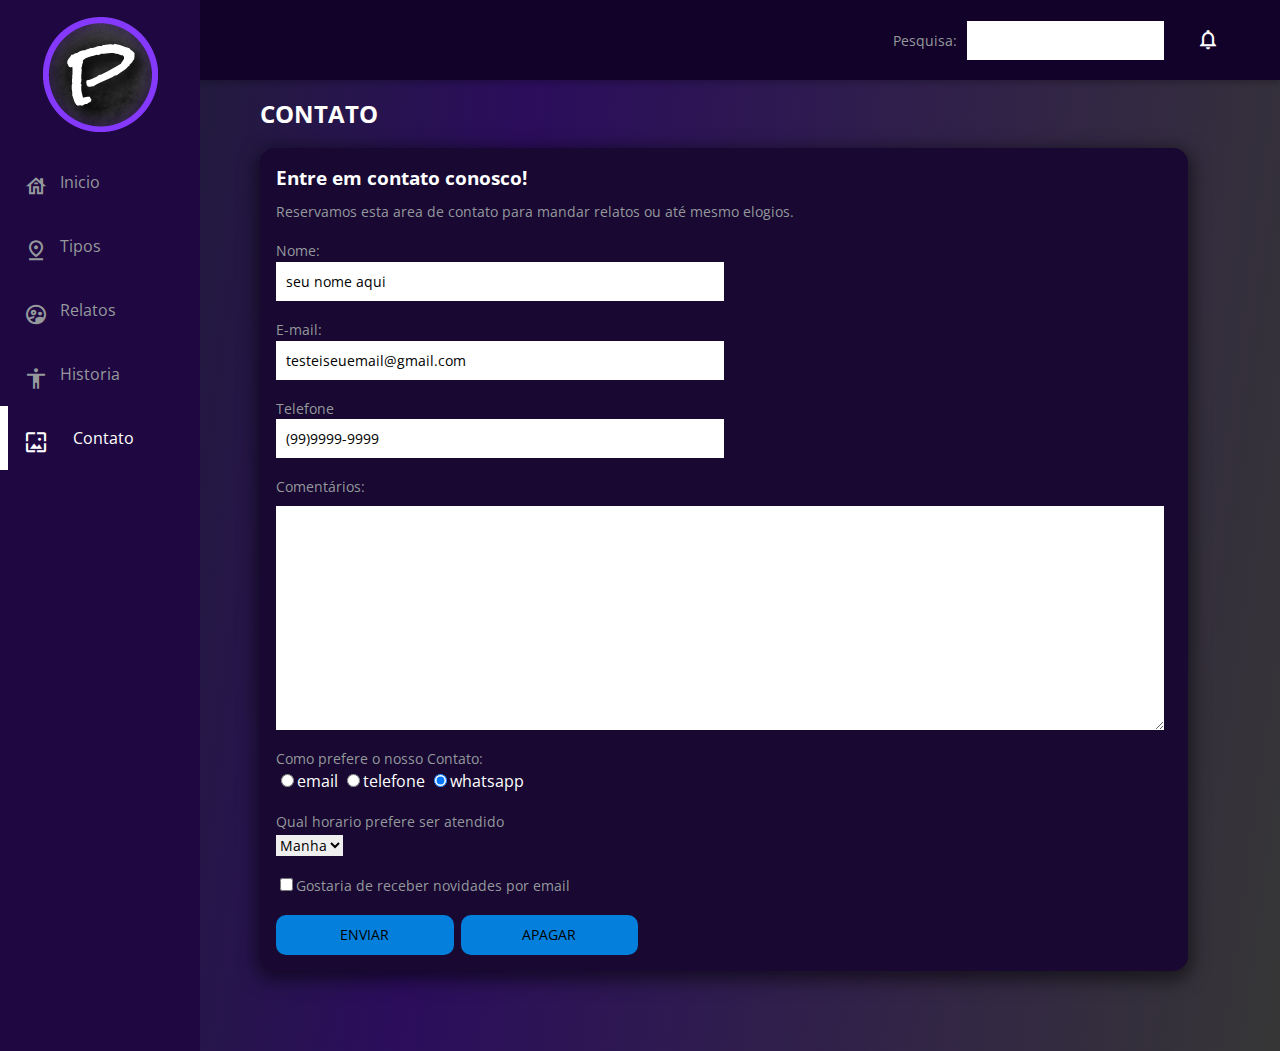
<file: data/contato.html>
<!DOCTYPE html>
<html lang="pt-br">
    <head>
        <meta charset="UTF-8">
        <meta http-equiv="X-UA-Compatible" content="IE=edge">
        <meta name="viewport" content="width=device-width, initial-scale=1.0">
        <link rel="preconnect" href="https://fonts.googleapis.com">
        <link rel="preconnect" href="https://fonts.gstatic.com" crossorigin>
        <link rel="stylesheet" href="https://fonts.googleapis.com/css2?family=Open+Sans:wght@400;600;700&display=swap">
        <link rel="stylesheet" href="../css/modal-video.min.css">
        <title>Phobos - Animais</title>
        <link rel="stylesheet" href="../css/reset.css">
        <link rel="stylesheet" href="../css/estilos.css">
    </head>
    <body>
        <header class="cabecalho">
            <button class="cabecalho__menu" aria-label="menu"><i></i></button>
            <img class="cabecalho__logo" src="../assets/img/logo.png" alt="Logotipo da Phobos">
            <!-- <p class="cabecalho_perfil">Raphael Westim</p> -->
            <p class="cartao-perfil-pesquisa"><span class="texto-pesquisa">Pesquisa:</span><input type="text" size="20" name="redirect" value=""> </p>
            <button class="cabecalho__notficacao cabecalho-sino" aria-label="Notificacao"><i></i></button>
        </header>
        <nav class="menu-lateral menu-lateral--ativo">
            <img src="../assets/img/logo.png" alt="Logotipo da HZC" class="menu-lateral__logo">
            <a href="../index.html" class="menu-lateral__link inicio ">Inicio</a>
            <a href="../data/tipos.html" class="menu-lateral__link pico ">Tipos</a>
            <a href="../data/relatos.html" class="menu-lateral__link integrante ">Relatos</a>
            <a href="../data/historia.html" class="menu-lateral__link camisa ">Historia</a>
            <a href="../data/contato.html" class="menu-lateral__link pintura menu-lateral__link--ativo">Contato</a>
        </nav>
        <main class="principal">
            <h2 class="titulo-pagina">CONTATO</h2>
            <article class="cartao cartao--destaque destaque-video">
                <!-- <iframe width="100%" height="621" src="https://www.youtube.com/embed/KFowNIMdLiI" title="YouTube video player" frameborder="0" allow="accelerometer; autoplay; clipboard-write; encrypted-media; gyroscope; picture-in-picture" allowfullscreen></iframe> -->
                <div class="cartao-conteudo-form">
                    <!-- <p class="cartao-destaque">Minutos Psíquicos</p> -->
                    <h3 class="cartao-titulo">Entre em contato conosco!</h3>
                    <p class="cartao-perfil">
                        Reservamos esta area de contato para mandar relatos ou até mesmo elogios.
                    </p>

                    <form action="http://formmail.kinghost.net/formmail.cgi" method="POST"> 
                        <p class="cartao-perfil-form">Nome:<br /> <input type="text" size="50" name="nome" value="seu nome aqui"> </p>   
                        
                        <p class="cartao-perfil-form">E-mail:<br /> <input type="text" size="50" name="redirect" value="testeiseuemail@gmail.com"> </p>
                        
                        <p class="cartao-perfil-form">Telefone<br /> <input type="text" size="50" name="phone" value="(99)9999-9999"> </p>  
                        
                        <p class="cartao-perfil-form">Comentários:<br /></p> 
                        <textarea id="story" name="story" rows="10" cols="100"></textarea>

                        <fieldset class="bullets-form">
                            <legend class="cartao-perfil-form">Como prefere o nosso Contato:</legend>
                            <label for="radio-email"><input name="contato" type="radio" value="email" id="radio-email">email</label>
                            <label for="radio-telefone"><input name="contato" type="radio" value="telefone" id="radio-telefone">telefone</label>
                            <label for="radio-whatsapp"><input name="contato" type="radio" value="whatsapp" id="radio-whatsapp" checked>whatsapp</label>
                        </fieldset>
        
                        <fieldset class="bullets-form">
                            <legend class="cartao-perfil-form">Qual horario prefere ser atendido</legend>
                            <select class="cartao-perfil-checkbox" name="" id="">
                                <option class="cartao-perfil-checkbox" value="">Manha</option>
                                <option class="cartao-perfil-checkbox" value="">Tarde</option>
                                <option class="cartao-perfil-checkbox" value="">Noite</option>
                            </select>
                        </fieldset>
                        
        
                        <label class="cartao-perfil-form" for=""><input  type="checkbox">Gostaria de receber novidades por email</label>

                        <p class="cartao-perfil-input"> 
                            <input class="btnEnvia" type="submit" name="BTEnvia" value="Enviar"> 
                            <input class="btnApaga" type="reset" name="BTApaga" value="Apagar">
                        </p> 
                    </form>
                    
                </div>  
            </article>
            
        </main>
        <script src="../js/index.js"></script>
        <script src="https://code.jquery.com/jquery-2.2.4.min.js" integrity="sha256-BbhdlvQf/xTY9gja0Dq3HiwQF8LaCRTXxZKRutelT44=" crossorigin="anonymous"></script>
        <script src="../js/jquery-modal-video.min.js"></script>
    </body>
</html>
</file>
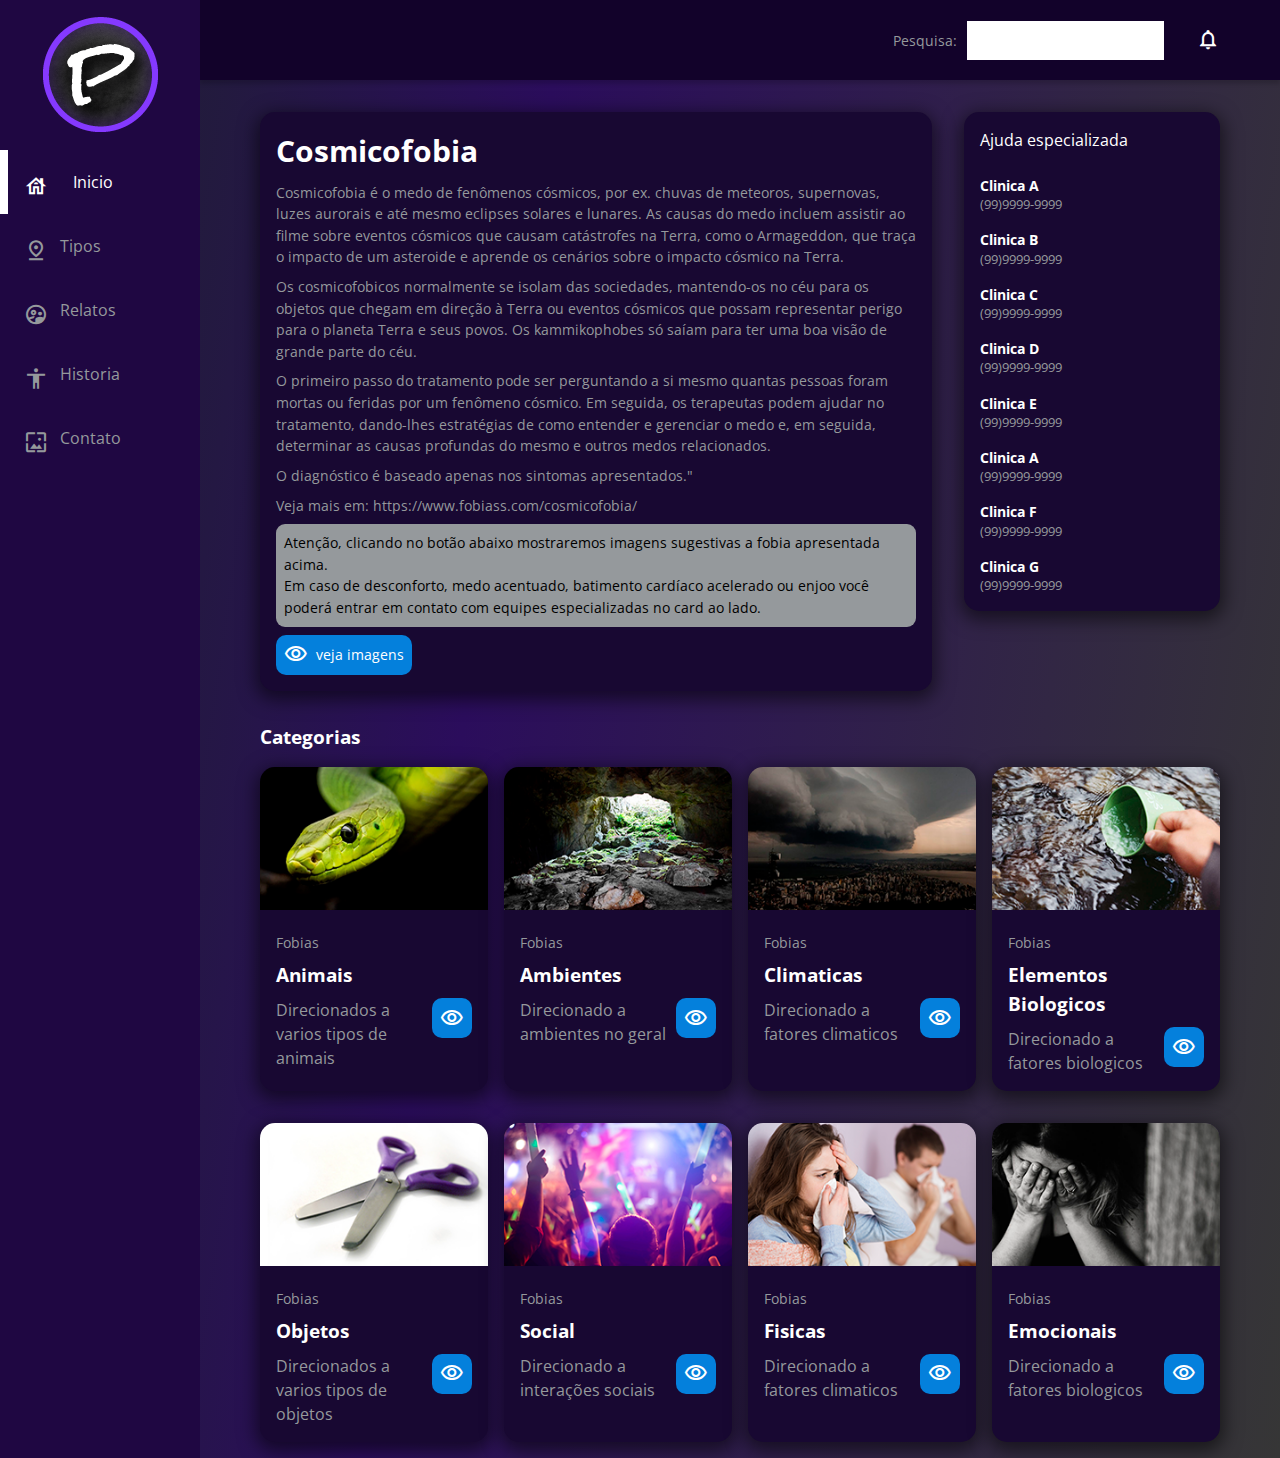
<file: data/cosmofobia.html>
<!DOCTYPE html>
<html lang="pt-br">
    <head>
        <meta charset="UTF-8">
        <meta http-equiv="X-UA-Compatible" content="IE=edge">
        <meta name="viewport" content="width=device-width, initial-scale=1.0">
        <link rel="preconnect" href="https://fonts.googleapis.com">
        <link rel="preconnect" href="https://fonts.gstatic.com" crossorigin>
        <link rel="stylesheet" href="https://fonts.googleapis.com/css2?family=Open+Sans:wght@400;600;700&display=swap">
        <link rel="stylesheet" href="../css/modal-video.min.css">
        <title>Phobos - Animais</title>
        <link rel="stylesheet" href="../css/reset.css">
        <link rel="stylesheet" href="../css/estilos.css">
    </head>
    <body>
        <header class="cabecalho">
            <button class="cabecalho__menu" aria-label="menu"><i></i></button>
            <img class="cabecalho__logo" src="../assets/img/logo.png" alt="Logotipo da Phobos">
            <!-- <p class="cabecalho_perfil">Raphael Westim</p> -->
            <p class="cartao-perfil-pesquisa"><span class="texto-pesquisa">Pesquisa:</span><input type="text" size="20" name="redirect" value=""> </p>
            <button class="cabecalho__notficacao cabecalho-sino" aria-label="Notificacao"><i></i></button>
        </header>
        <nav class="menu-lateral menu-lateral--ativo">
            <img src="../assets/img/logo.png" alt="Logotipo da HZC" class="menu-lateral__logo">
            <a href="../index.html" class="menu-lateral__link inicio menu-lateral__link--ativo">Inicio</a>
            <a href="../data/tipos.html" class="menu-lateral__link pico ">Tipos</a>
            <a href="../data/relatos.html" class="menu-lateral__link integrante ">Relatos</a>
            <a href="../data/historia.html" class="menu-lateral__link camisa ">Historia</a>
            <a href="../data/contato.html" class="menu-lateral__link pintura ">Contato</a>
        </nav>
        <main class="principal">
            <!-- <h2 class="titulo-pagina">DESTAQUE</h2> -->
            <article class="cartao cartao--destaque destaque-video">
                <!-- <iframe width="100%" height="621" src="https://www.youtube.com/embed/KFowNIMdLiI" title="YouTube video player" frameborder="0" allow="accelerometer; autoplay; clipboard-write; encrypted-media; gyroscope; picture-in-picture" allowfullscreen></iframe> -->
                <div class="cartao-conteudo">
                    <!-- <p class="cartao-destaque">Minutos Psíquicos</p> -->
                    <h3 class="cartao-titulo-fobia">Cosmicofobia</h3>
                    <p class="cartao-perfil">
                        Cosmicofobia é o medo de fenômenos cósmicos, por ex. chuvas de meteoros, supernovas, luzes aurorais e até mesmo eclipses solares e lunares. As causas do medo incluem assistir ao filme sobre eventos cósmicos que causam catástrofes na Terra, como o Armageddon, que traça o impacto de um asteroide e aprende os cenários sobre o impacto cósmico na Terra.
                    </p>
                    <p class="cartao-perfil">
                        Os cosmicofobicos normalmente se isolam das sociedades, mantendo-os no céu para os objetos que chegam em direção à Terra ou eventos cósmicos que possam representar perigo para o planeta Terra e seus povos. Os kammikophobes só saíam para ter uma boa visão de grande parte do céu.
                    </p>
                    <p class="cartao-perfil">
                        O primeiro passo do tratamento pode ser perguntando a si mesmo quantas pessoas foram mortas ou feridas por um fenômeno cósmico. Em seguida, os terapeutas podem ajudar no tratamento, dando-lhes estratégias de como entender e gerenciar o medo e, em seguida, determinar as causas profundas do mesmo e outros medos relacionados.
                    </p>
                    <p class="cartao-perfil">
                        O diagnóstico é baseado apenas nos sintomas apresentados."
                    </p>
                    <p class="cartao-perfil">
                        Veja mais em: https://www.fobiass.com/cosmicofobia/
                    </p>
                    <p class="cartao-perfil-atencao-2">
                        Atenção, clicando no botão abaixo mostraremos imagens sugestivas a fobia apresentada acima. <br>
                        Em caso de desconforto, medo acentuado, batimento cardíaco acelerado ou enjoo você poderá entrar em contato com equipes especializadas no card ao lado.
                    </p>
                    <button type="button" id="btnView" class="cartao_botao cartao_botao--foto cartao_botao--destaque" onclick="onDiv('containerView')">veja imagens</button>
                    <div class="fotoview" id="containerView" style="display:none" >
                        <img src="../assets/img/produto_9.png" alt=""  style="padding: 5px;">
                        <img src="../assets/img/produto_10.png" alt="" style="padding: 5px;">
                        <img src="../assets/img/produto_11.png" alt="" style="padding: 5px;">
                        <img src="../assets/img/produto_12.png" alt="" style="padding: 5px;">
                    </div>
                    
                </div>  
            </article>
            <article class="cartao cartao--recentes videos-recentes">
                <h3 class="cartao_titulo">Ajuda especializada</h3>
                <!-- <a href="#" class="cartao_link">Ver todos</a> -->
                <ul class="cartao_lista">
                    <li class="cartao_item">
                        <a class="cartao-item-link-help" href="">
                            <!-- <img src="../assets/img/miniatura_1.png" alt="thumb1" class="cartao_item_thumb"> -->
                            <h4 class="cartao_item_titulo">Clinica A</h4>
                            <p class="cartao_item_perfil">(99)9999-9999</p>
                        </a>
                    </li>
                    <li class="cartao_item">
                        <a class="cartao-item-link-help" href="">
                            <!-- <img src="../assets/img/miniatura_2.png" alt="thumb2" class="cartao_item_thumb"> -->
                            <h4 class="cartao_item_titulo">Clinica B</h4>
                            <p class="cartao_item_perfil">(99)9999-9999</p>
                        </a>
                    </li>
                    <li class="cartao_item">
                        <a class="cartao-item-link-help" href="">
                            <!-- <img src="../assets/img/miniatura_3.png" alt="thumb3" class="cartao_item_thumb"> -->
                        <h4 class="cartao_item_titulo">Clinica C</h4>
                        <p class="cartao_item_perfil">(99)9999-9999</p>
                        </a>
                    </li>
                    <li class="cartao_item">
                        <a class="cartao-item-link-help" href="">
                            <!-- <img src="../assets/img/miniatura_4.png" alt="thumb4" class="cartao_item_thumb"> -->
                            <h4 class="cartao_item_titulo">Clinica D</h4>
                            <p class="cartao_item_perfil">(99)9999-9999</p>
                        </a>
                    </li>
                    <li class="cartao_item">
                        <a class="cartao-item-link-help" href="">
                            <!-- <img src="../assets/img/miniatura_5.png" alt="thumb5" class="cartao_item_thumb"> -->
                            <h4 class="cartao_item_titulo">Clinica E</h4>
                            <p class="cartao_item_perfil">(99)9999-9999</p>
                        </a>
                    </li>
                    <li class="cartao_item">
                        <a class="cartao-item-link-help" href="">
                            <!-- <img src="../assets/img/miniatura_5.png" alt="thumb5" class="cartao_item_thumb"> -->
                            <h4 class="cartao_item_titulo">Clinica A</h4>
                            <p class="cartao_item_perfil">(99)9999-9999</p>
                        </a>
                    </li>
                    <li class="cartao_item">
                        <a class="cartao-item-link-help" href="">
                            <!-- <img src="../assets/img/miniatura_5.png" alt="thumb5" class="cartao_item_thumb"> -->
                            <h4 class="cartao_item_titulo">Clinica F</h4>
                            <p class="cartao_item_perfil">(99)9999-9999</p>
                        </a>
                    </li>
                    <li class="cartao_item">
                        <a class="cartao-item-link-help" href="">
                            <!-- <img src="../assets/img/miniatura_5.png" alt="thumb5" class="cartao_item_thumb"> -->
                            <h4 class="cartao_item_titulo">Clinica G</h4>
                            <p class="cartao_item_perfil">(99)9999-9999</p>
                        </a>
                    </li>
                </ul>
            </article> 

            <section class="secao secao-videos">
                <h3 class="titulo-secao">Categorias</h3>
                <article class="cartao cartao--destaque">
                    <img src="../assets/img/serpente.png" alt="" class="video">
                    <div class="cartao-conteudo">
                        <p class="cartao-perfil">Fobias</p>
                        <h3 class="cartao-titulo">Animais</h3>
                        <p class="cartao_info">Direcionados a varios tipos de animais</p>
                        <button onclick="paginaAnimal()" class="cartao_botao cartao_botao--info btnPaginas" aria-label="ver agora"></button>
                    </div>
                </article>
                <article class="cartao cartao--destaque">
                    <img src="../assets/img/caverna.png" alt="" class="video">
                    <div class="cartao-conteudo">
                        <p class="cartao-perfil">Fobias</p>
                        <h3 class="cartao-titulo">Ambientes</h3>
                        <p class="cartao_info ">Direcionado a ambientes no geral</p>
                        <button onclick="paginaAmbiente()" class="cartao_botao cartao_botao--info btnPaginas" aria-label="ver agora"></button>
                    </div>
                </article>
                <article class="cartao cartao--destaque">
                    <img src="../assets/img/clima.png" alt="" class="video">
                    <div class="cartao-conteudo">
                        <p class="cartao-perfil">Fobias</p>
                        <h3 class="cartao-titulo">Climaticas</h3>
                        <p class="cartao_info">Direcionado a fatores climaticos</p>
                        <button onclick="paginaClima()" class="cartao_botao cartao_botao--info btnPaginas" aria-label="ver agora"></button>
                    </div>
                </article>
                <article class="cartao cartao--destaque">
                    <img src="../assets/img/agua.png" alt="" class="video">
                    <div class="cartao-conteudo">
                        <p class="cartao-perfil">Fobias</p>
                        <h3 class="cartao-titulo">Elementos Biologicos</h3>
                        <p class="cartao_info">Direcionado a fatores biologicos</p>
                        <button onclick="paginaBiologia()" class="cartao_botao cartao_botao--info btnPaginas" aria-label="ver agora"></button>
                    </div>
                </article>  
            </section>
            <section class="secao secao-produtos">
                <!-- <h3 class="titulo-secao">Categorias</h3> -->
                <article class="cartao cartao--destaque">
                    <img src="../assets/img/objetos.png" alt="" class="video">
                    <div class="cartao-conteudo">
                        <p class="cartao-perfil">Fobias</p>
                        <h3 class="cartao-titulo">Objetos</h3>
                        <p class="cartao_info">Direcionados a varios tipos de objetos</p>
                        <button onclick="paginaAnimal()" class="cartao_botao cartao_botao--info btnPaginas" aria-label="ver agora"></button>
                    </div>
                </article>
                <article class="cartao cartao--destaque">
                    <img src="../assets/img/social.png" alt="" class="video">
                    <div class="cartao-conteudo">
                        <p class="cartao-perfil">Fobias</p>
                        <h3 class="cartao-titulo">Social</h3>
                        <p class="cartao_info ">Direcionado a interações sociais</p>
                        <button onclick="paginaAmbiente()" class="cartao_botao cartao_botao--info btnPaginas" aria-label="ver agora"></button>
                    </div>
                </article>
                <article class="cartao cartao--destaque">
                    <img src="../assets/img/fisica.png" alt="" class="video">
                    <div class="cartao-conteudo">
                        <p class="cartao-perfil">Fobias</p>
                        <h3 class="cartao-titulo">Fisicas</h3>
                        <p class="cartao_info">Direcionado a fatores climaticos</p>
                        <button onclick="paginaClima()" class="cartao_botao cartao_botao--info btnPaginas" aria-label="ver agora"></button>
                    </div>
                </article>
                <article class="cartao cartao--destaque">
                    <img src="../assets/img/emocional.png" alt="" class="video">
                    <div class="cartao-conteudo">
                        <p class="cartao-perfil">Fobias</p>
                        <h3 class="cartao-titulo">Emocionais</h3>
                        <p class="cartao_info">Direcionado a fatores biologicos</p>
                        <button onclick="paginaBiologia()" class="cartao_botao cartao_botao--info btnPaginas" aria-label="ver agora"></button>
                    </div>
                </article>
                
            </section>
        </main>
        <script src="../js/index.js"></script>
        <script src="https://code.jquery.com/jquery-2.2.4.min.js" integrity="sha256-BbhdlvQf/xTY9gja0Dq3HiwQF8LaCRTXxZKRutelT44=" crossorigin="anonymous"></script>
        <script src="../js/jquery-modal-video.min.js"></script>
    </body>
</html>
</file>
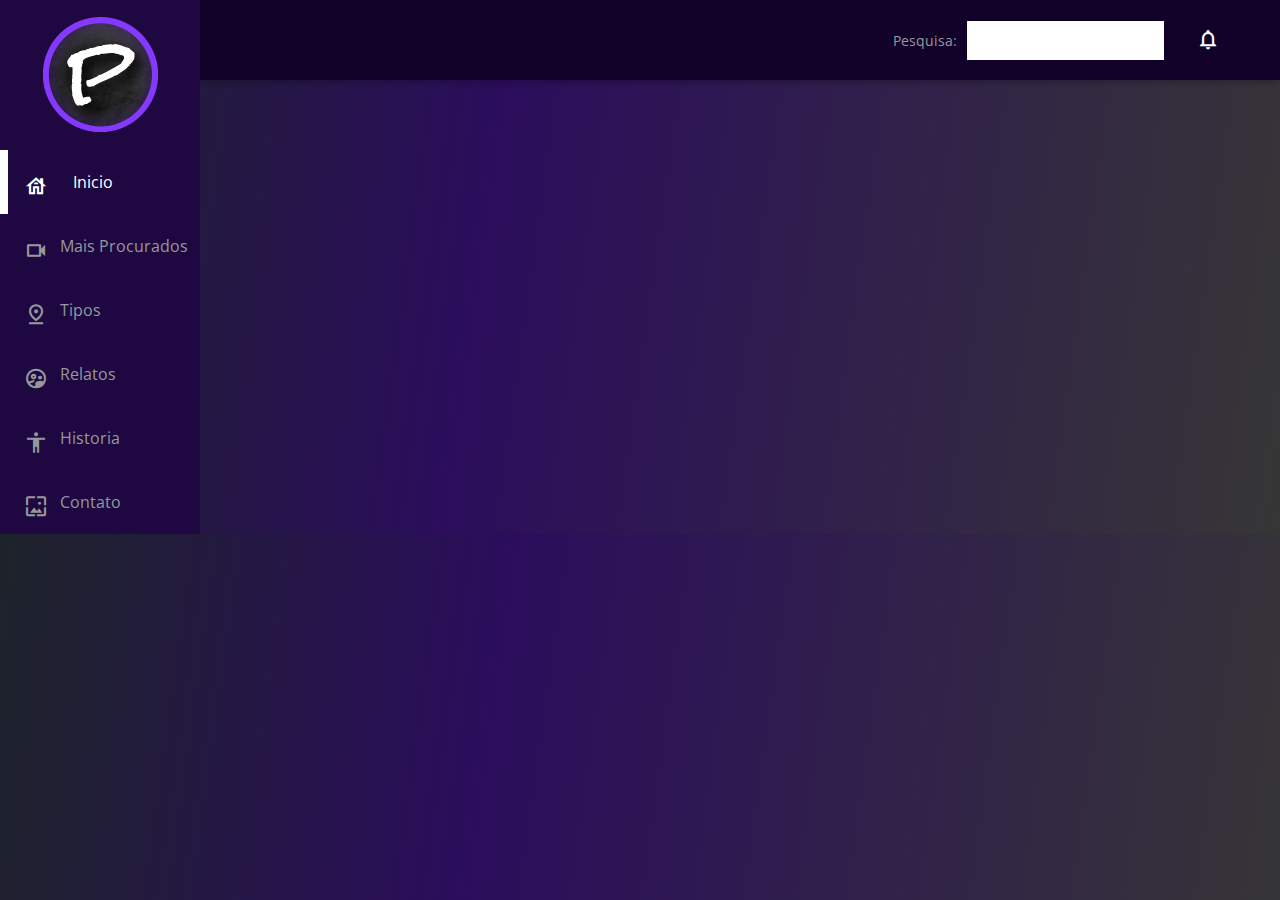
<file: data/mais_procurados.html>
<!DOCTYPE html>
<html lang="pt-br">
    <head>
        <meta charset="UTF-8">
        <meta http-equiv="X-UA-Compatible" content="IE=edge">
        <meta name="viewport" content="width=device-width, initial-scale=1.0">
        <link rel="preconnect" href="https://fonts.googleapis.com">
        <link rel="preconnect" href="https://fonts.gstatic.com" crossorigin>
        <link rel="stylesheet" href="https://fonts.googleapis.com/css2?family=Open+Sans:wght@400;600;700&display=swap">
        <link rel="stylesheet" href="../css/modal-video.min.css">
        <title>Phobos - Mais Procurados</title>
        <link rel="stylesheet" href="../css/reset.css">
        <link rel="stylesheet" href="../css/estilos.css">
    </head>
    <body>
        <header class="cabecalho">
            <button class="cabecalho__menu" aria-label="menu"><i></i></button>
            <img class="cabecalho__logo" src="../assets/img/logo.png" alt="Logotipo da Phobos">
            <!-- <p class="cabecalho_perfil">Raphael Westim</p> -->
            <p class="cartao-perfil-pesquisa"><span class="texto-pesquisa">Pesquisa:</span><input type="text" size="20" name="redirect" value=""> </p>
            <button class="cabecalho__notficacao" aria-label="Notificacao"><i></i></button>
        </header>
        <nav class="menu-lateral menu-lateral--ativo">
            <img src="../assets/img/logo.png" alt="Logotipo da HZC" class="menu-lateral__logo">
            <a href="../index.html" class="menu-lateral__link inicio menu-lateral__link--ativo">Inicio</a>
            <a href="../data/mais_procurados.html" class="menu-lateral__link video">Mais Procurados</a>
            <a href="../data/tipos.html" class="menu-lateral__link pico ">Tipos</a>
            <a href="../data/relatos.html" class="menu-lateral__link integrante ">Relatos</a>
            <a href="../data/historia.html" class="menu-lateral__link camisa ">Historia</a>
            <a href="../data/contato.html" class="menu-lateral__link pintura ">Contato</a>
        </nav>
        <main class="principal">
            
        </main>
        <script src="../js/index.js"></script>
        <script src="https://code.jquery.com/jquery-2.2.4.min.js" integrity="sha256-BbhdlvQf/xTY9gja0Dq3HiwQF8LaCRTXxZKRutelT44=" crossorigin="anonymous"></script>
        <script src="../js/jquery-modal-video.min.js"></script>
    </body>
</html>
</file>
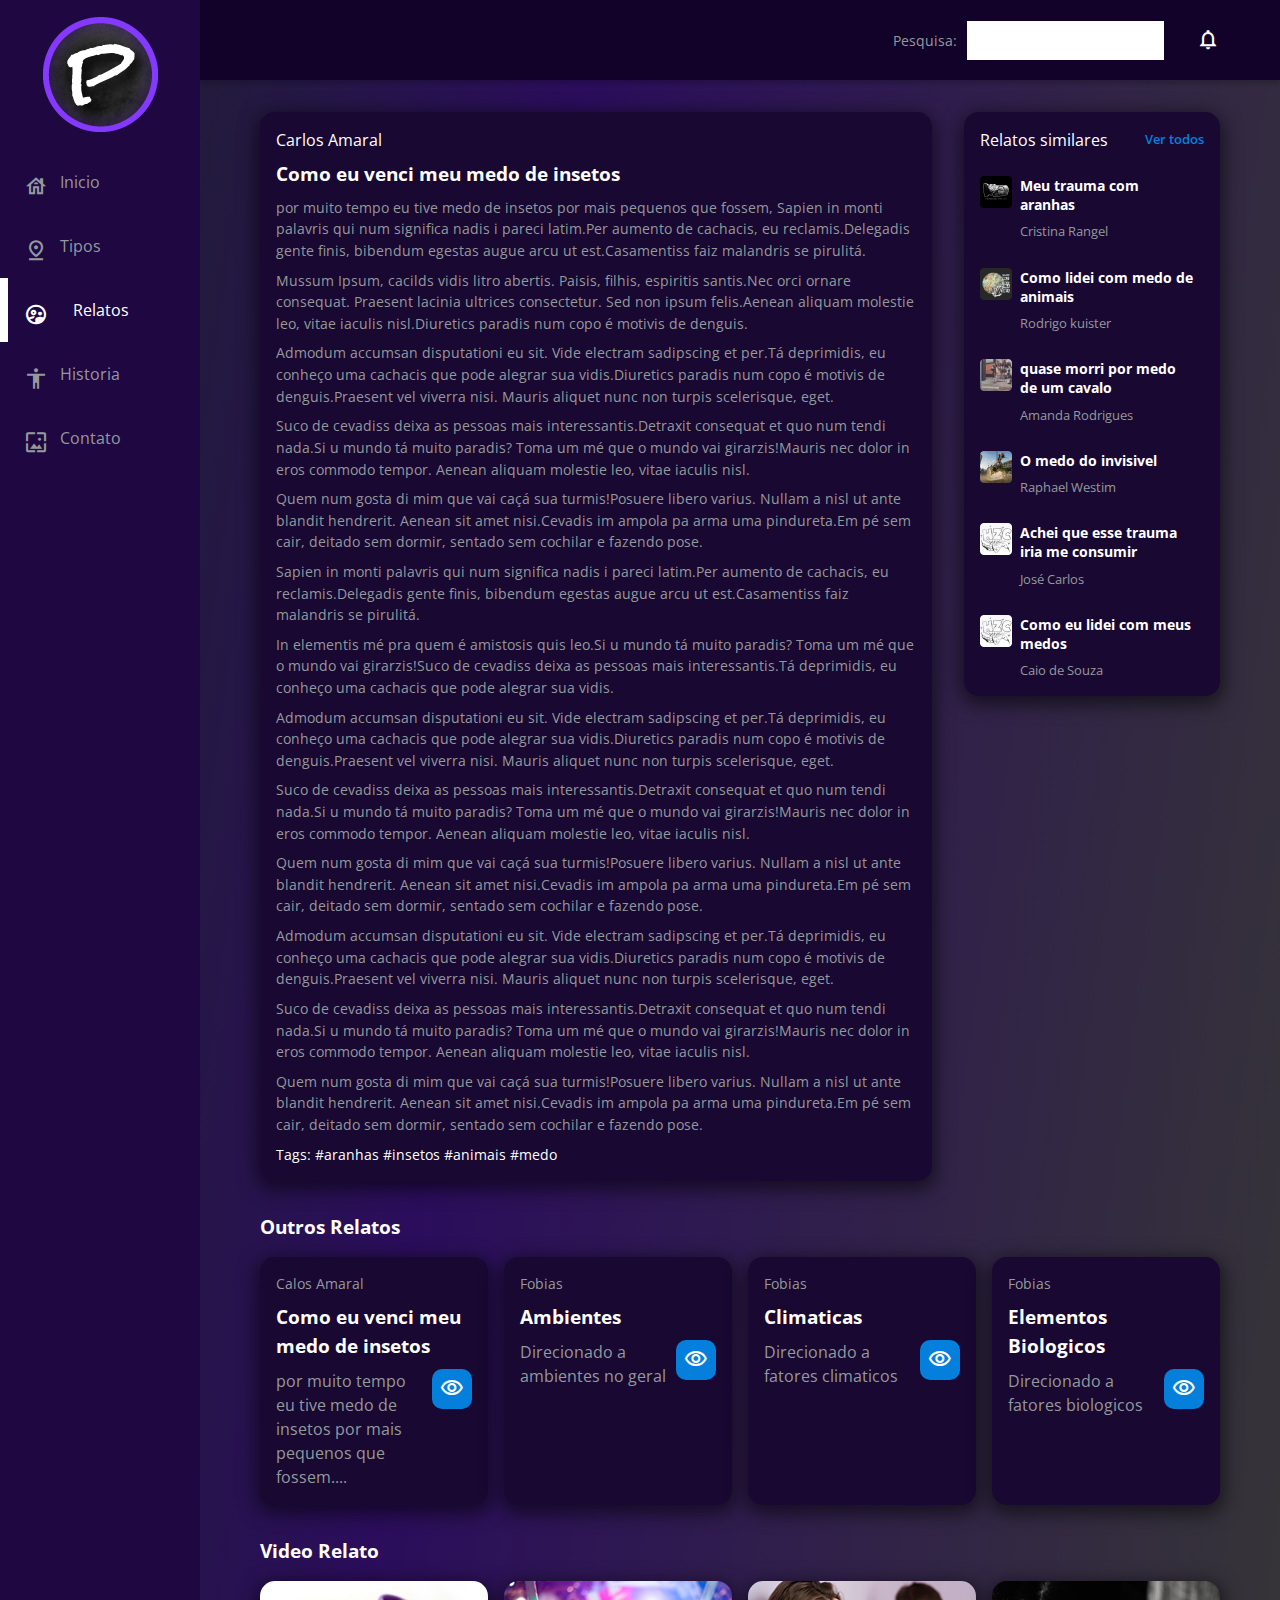
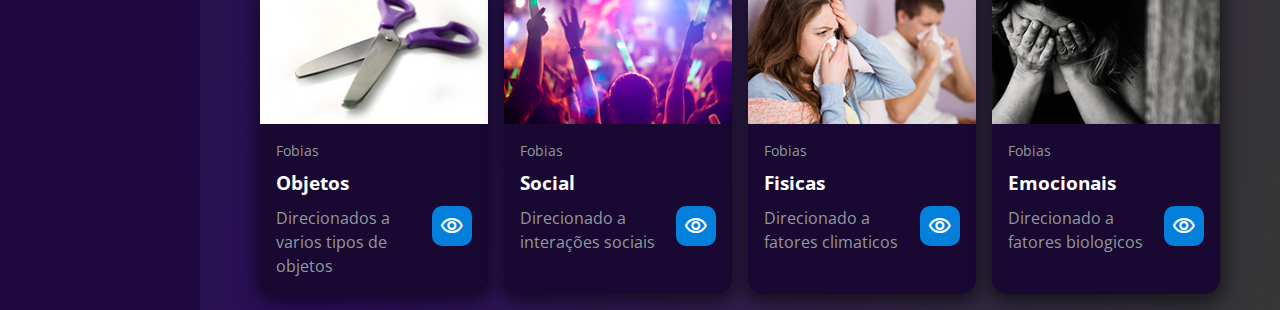
<file: data/relato1.html>
<html lang="pt-br">
    <head>
        <meta charset="UTF-8">
            <meta http-equiv="X-UA-Compatible" content="IE=edge">
            <meta name="viewport" content="width=device-width, initial-scale=1.0">
            <link rel="preconnect" href="https://fonts.googleapis.com">
            <link rel="preconnect" href="https://fonts.gstatic.com" crossorigin>
            <link rel="stylesheet" href="https://fonts.googleapis.com/css2?family=Open+Sans:wght@400;600;700&display=swap">
            <title>Phobos - Relatos</title>
            <link rel="stylesheet" href="../css/reset.css">
            <link rel="stylesheet" href="../css/estilos.css">
            <link rel="stylesheet" href="../css/modal-video.min.css">
            
    </head>
    <body>
        <header class="cabecalho">
            <button class="cabecalho__menu" aria-label="menu"><i></i></button>
            <img class="cabecalho__logo" src="../assets/img/logo.png" alt="Logotipo da HZC">
            <p class="cartao-perfil-pesquisa"><span class="texto-pesquisa">Pesquisa:</span><input type="text" size="20" name="redirect" value=""> </p>
            <!-- <p class="cabecalho_perfil">Raphael Westim</p> -->
            <!-- <button class="cabecalho__notficacao" aria-label="Notificacao"><i></i></button> -->
            <button class="cabecalho__notficacao cabecalho-sino" aria-label="Notificacao"><i></i></button>
        </header>
        <nav class="menu-lateral menu-lateral--ativo">
            <img src="../assets/img/logo.png" alt="Logotipo da HZC" class="menu-lateral__logo">
            <a href="../index.html" class="menu-lateral__link inicio">Inicio</a>
            <a href="../data/tipos.html" class="menu-lateral__link pico ">Tipos</a>
            <a href="../data/relatos.html" class="menu-lateral__link integrante menu-lateral__link--ativo">Relatos</a>
            <a href="../data/historia.html" class="menu-lateral__link camisa ">Historia</a>
            <a href="../data/contato.html" class="menu-lateral__link pintura ">Contato</a>
        </nav>
        <main class="principal">
            <!-- <h2 class="titulo-pagina">DESTAQUE</h2> -->
            <article class="cartao cartao--destaque destaque-video">
                <!-- <img src="../assets/img/banner-mobile_1.png" alt="" class="cartao-imagem cartao__imagem--mobile">
                <img src="../assets/img/banner_fobia_social.png" alt="" class="cartao-imagem cartao__imagem--desktop"> -->
                <div class="cartao-conteudo">
                    <p class="cartao-destaque">Carlos Amaral</p>
                    <h3 class="cartao-titulo">Como eu venci meu medo de insetos</h3>
                    <p class="cartao-perfil">por muito tempo eu tive medo de insetos por mais pequenos que fossem, Sapien in monti palavris qui num significa nadis i pareci latim.Per aumento de cachacis, eu reclamis.Delegadis gente finis, bibendum egestas augue arcu ut est.Casamentiss faiz malandris se pirulitá.</p>
                    <p class="cartao-perfil">Mussum Ipsum, cacilds vidis litro abertis. Paisis, filhis, espiritis santis.Nec orci ornare consequat. Praesent lacinia ultrices consectetur. Sed non ipsum felis.Aenean aliquam molestie leo, vitae iaculis nisl.Diuretics paradis num copo é motivis de denguis.</p>
                    <p class="cartao-perfil">Admodum accumsan disputationi eu sit. Vide electram sadipscing et per.Tá deprimidis, eu conheço uma cachacis que pode alegrar sua vidis.Diuretics paradis num copo é motivis de denguis.Praesent vel viverra nisi. Mauris aliquet nunc non turpis scelerisque, eget.</p>
                    <p class="cartao-perfil">Suco de cevadiss deixa as pessoas mais interessantis.Detraxit consequat et quo num tendi nada.Si u mundo tá muito paradis? Toma um mé que o mundo vai girarzis!Mauris nec dolor in eros commodo tempor. Aenean aliquam molestie leo, vitae iaculis nisl.</p>
                    <p class="cartao-perfil">Quem num gosta di mim que vai caçá sua turmis!Posuere libero varius. Nullam a nisl ut ante blandit hendrerit. Aenean sit amet nisi.Cevadis im ampola pa arma uma pindureta.Em pé sem cair, deitado sem dormir, sentado sem cochilar e fazendo pose.</p>
                    <p class="cartao-perfil">Sapien in monti palavris qui num significa nadis i pareci latim.Per aumento de cachacis, eu reclamis.Delegadis gente finis, bibendum egestas augue arcu ut est.Casamentiss faiz malandris se pirulitá.</p>
                    <p class="cartao-perfil">In elementis mé pra quem é amistosis quis leo.Si u mundo tá muito paradis? Toma um mé que o mundo vai girarzis!Suco de cevadiss deixa as pessoas mais interessantis.Tá deprimidis, eu conheço uma cachacis que pode alegrar sua vidis.</p>
                    <p class="cartao-perfil">Admodum accumsan disputationi eu sit. Vide electram sadipscing et per.Tá deprimidis, eu conheço uma cachacis que pode alegrar sua vidis.Diuretics paradis num copo é motivis de denguis.Praesent vel viverra nisi. Mauris aliquet nunc non turpis scelerisque, eget.</p>
                    <p class="cartao-perfil">Suco de cevadiss deixa as pessoas mais interessantis.Detraxit consequat et quo num tendi nada.Si u mundo tá muito paradis? Toma um mé que o mundo vai girarzis!Mauris nec dolor in eros commodo tempor. Aenean aliquam molestie leo, vitae iaculis nisl.</p>
                    <p class="cartao-perfil">Quem num gosta di mim que vai caçá sua turmis!Posuere libero varius. Nullam a nisl ut ante blandit hendrerit. Aenean sit amet nisi.Cevadis im ampola pa arma uma pindureta.Em pé sem cair, deitado sem dormir, sentado sem cochilar e fazendo pose.</p>
                    <p class="cartao-perfil">Admodum accumsan disputationi eu sit. Vide electram sadipscing et per.Tá deprimidis, eu conheço uma cachacis que pode alegrar sua vidis.Diuretics paradis num copo é motivis de denguis.Praesent vel viverra nisi. Mauris aliquet nunc non turpis scelerisque, eget.</p>
                    <p class="cartao-perfil">Suco de cevadiss deixa as pessoas mais interessantis.Detraxit consequat et quo num tendi nada.Si u mundo tá muito paradis? Toma um mé que o mundo vai girarzis!Mauris nec dolor in eros commodo tempor. Aenean aliquam molestie leo, vitae iaculis nisl.</p>
                    <p class="cartao-perfil">Quem num gosta di mim que vai caçá sua turmis!Posuere libero varius. Nullam a nisl ut ante blandit hendrerit. Aenean sit amet nisi.Cevadis im ampola pa arma uma pindureta.Em pé sem cair, deitado sem dormir, sentado sem cochilar e fazendo pose.</p>
                    <p class="cartao_info_tags">Tags: #aranhas #insetos #animais #medo</p>
                </div>
            </article>
            
            <article class="cartao cartao--recentes videos-recentes">
                <h3 class="cartao_titulo">Relatos similares</h3>
                <a href="#" class="cartao_link">Ver todos</a>
                <ul class="cartao_favorito">
                    <li class="cartao_item">
                        <a class="cartao-item-link" href="">
                            <img src="../assets/img/miniatura_1.png" alt="thumb1" class="cartao_item_thumb">
                            <h4 class="cartao_item_titulo">Meu trauma com aranhas</h4>
                            <p class="cartao_item_perfil">Cristina Rangel</p>
                        </a> 
                    </li>
                    <li class="cartao_item">
                        <a class="cartao-item-link" href="">
                            <img src="../assets/img/miniatura_2.png" alt="thumb2" class="cartao_item_thumb">
                            <h4 class="cartao_item_titulo">Como lidei com medo de animais</h4>
                            <p class="cartao_item_perfil">Rodrigo kuister</p>
                        </a>
                    </li>
                    <li class="cartao_item">
                        <a class="cartao-item-link" href="">
                            <img src="../assets/img/miniatura_3.png" alt="thumb3" class="cartao_item_thumb">
                            <h4 class="cartao_item_titulo">quase morri por medo de um cavalo</h4>
                            <p class="cartao_item_perfil">Amanda Rodrigues</p>
                        </a>
                    </li>
                    
                    <li class="cartao_item">
                        <a class="cartao-item-link" href="http://" target="_blank">
                            <img src="../assets/img/miniatura_4.png" alt="thumb4" class="cartao_item_thumb">
                            <h4 class="cartao_item_titulo">O medo do invisivel</h4>
                            <p class="cartao_item_perfil">Raphael Westim</p>
                        </a> 
                    </li>
                    <li class="cartao_item">
                        <a class="cartao-item-link" href="">
                            <img src="../assets/img/miniatura_5.png" alt="thumb5" class="cartao_item_thumb">
                            <h4 class="cartao_item_titulo">Achei que esse trauma iria me consumir</h4>
                            <p class="cartao_item_perfil">José Carlos</p>
                        </a>
                    </li>
                    <li class="cartao_item">
                        <a class="cartao-item-link" href="">
                            <img src="../assets/img/miniatura_5.png" alt="thumb5" class="cartao_item_thumb">
                            <h4 class="cartao_item_titulo">Como eu lidei com meus medos</h4>
                            <p class="cartao_item_perfil">Caio de Souza</p>
                        </a> 
                    </li>
                </ul>
            </article>

            <section class="secao secao-videos">
                <h3 class="titulo-secao">Outros Relatos</h3>
                <article class="cartao cartao--destaque">
                    <!-- <img src="../assets/img/serpente.png" alt="" class="video"> -->
                    <div class="cartao-conteudo">
                        <p class="cartao-perfil">Calos Amaral</p>
                        <h3 class="cartao-titulo">Como eu venci meu medo de insetos</h3>
                        <p class="cartao_info">por muito tempo eu tive medo de insetos por mais pequenos que fossem....</p>
                        <button onclick="relato1()" class="cartao_botao cartao_botao--info btnPaginas" aria-label="ver agora"></button>
                    </div>
                </article>
                <article class="cartao cartao--destaque">
                    <!-- <img src="../assets/img/caverna.png" alt="" class="video"> -->
                    <div class="cartao-conteudo">
                        <p class="cartao-perfil">Fobias</p>
                        <h3 class="cartao-titulo">Ambientes</h3>
                        <p class="cartao_info ">Direcionado a ambientes no geral</p>
                        <button onclick="paginaAmbiente()" class="cartao_botao cartao_botao--info btnPaginas" aria-label="ver agora"></button>
                    </div>
                </article>
                <article class="cartao cartao--destaque">
                    <!-- <img src="../assets/img/clima.png" alt="" class="video"> -->
                    <div class="cartao-conteudo">
                        <p class="cartao-perfil">Fobias</p>
                        <h3 class="cartao-titulo">Climaticas</h3>
                        <p class="cartao_info">Direcionado a fatores climaticos</p>
                        <button onclick="paginaClima()" class="cartao_botao cartao_botao--info btnPaginas" aria-label="ver agora"></button>
                    </div>
                </article>
                <article class="cartao cartao--destaque">
                    <!-- <img src="../assets/img/agua.png" alt="" class="video"> -->
                    <div class="cartao-conteudo">
                        <p class="cartao-perfil">Fobias</p>
                        <h3 class="cartao-titulo">Elementos Biologicos</h3>
                        <p class="cartao_info">Direcionado a fatores biologicos</p>
                        <button onclick="paginaBiologia()" class="cartao_botao cartao_botao--info btnPaginas" aria-label="ver agora"></button>
                    </div>
                </article>  
            </section>

            <section class="secao secao-produtos">
                <h3 class="titulo-secao">Video Relato</h3>
                <article class="cartao cartao--destaque">
                    <img src="../assets/img/objetos.png" alt="" class="video">
                    <div class="cartao-conteudo">
                        <p class="cartao-perfil">Fobias</p>
                        <h3 class="cartao-titulo">Objetos</h3>
                        <p class="cartao_info">Direcionados a varios tipos de objetos</p>
                        <button onclick="paginaAnimal()" class="cartao_botao cartao_botao--info btnPaginas" aria-label="ver agora"></button>
                    </div>
                </article>
                <article class="cartao cartao--destaque">
                    <img src="../assets/img/social.png" alt="" class="video">
                    <div class="cartao-conteudo">
                        <p class="cartao-perfil">Fobias</p>
                        <h3 class="cartao-titulo">Social</h3>
                        <p class="cartao_info ">Direcionado a interações sociais</p>
                        <button onclick="paginaAmbiente()" class="cartao_botao cartao_botao--info btnPaginas" aria-label="ver agora"></button>
                    </div>
                </article>
                <article class="cartao cartao--destaque">
                    <img src="../assets/img/fisica.png" alt="" class="video">
                    <div class="cartao-conteudo">
                        <p class="cartao-perfil">Fobias</p>
                        <h3 class="cartao-titulo">Fisicas</h3>
                        <p class="cartao_info">Direcionado a fatores climaticos</p>
                        <button onclick="paginaClima()" class="cartao_botao cartao_botao--info btnPaginas" aria-label="ver agora"></button>
                    </div>
                </article>
                <article class="cartao cartao--destaque">
                    <img src="../assets/img/emocional.png" alt="" class="video">
                    <div class="cartao-conteudo">
                        <p class="cartao-perfil">Fobias</p>
                        <h3 class="cartao-titulo">Emocionais</h3>
                        <p class="cartao_info">Direcionado a fatores biologicos</p>
                        <button onclick="paginaBiologia()" class="cartao_botao cartao_botao--info btnPaginas" aria-label="ver agora"></button>
                    </div>
                </article>
            </section>
           
            

        </main>
        <script src="../js/index.js"></script>
        <script src="https://code.jquery.com/jquery-2.2.4.min.js" integrity="sha256-BbhdlvQf/xTY9gja0Dq3HiwQF8LaCRTXxZKRutelT44=" crossorigin="anonymous"></script>
        <script src="../js/jquery-modal-video.min.js"></script>
    </body>
</html>
</file>
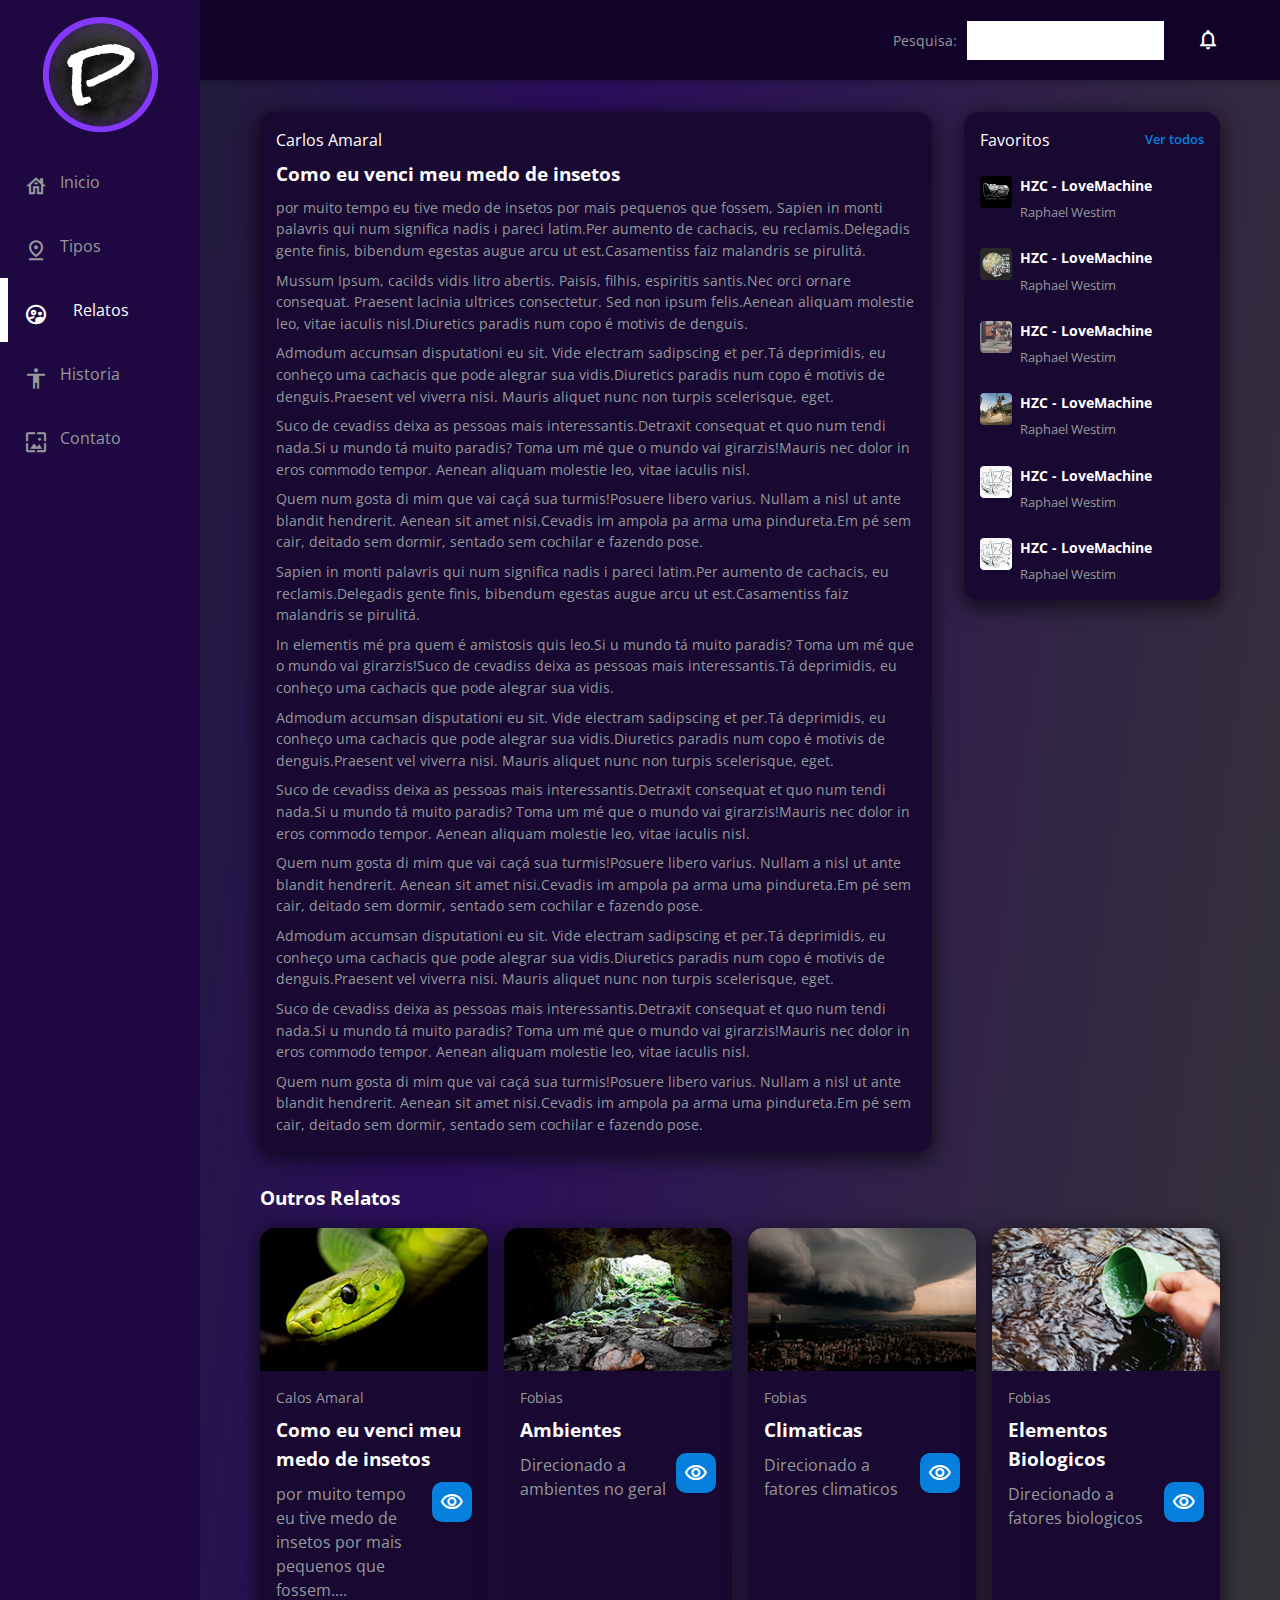
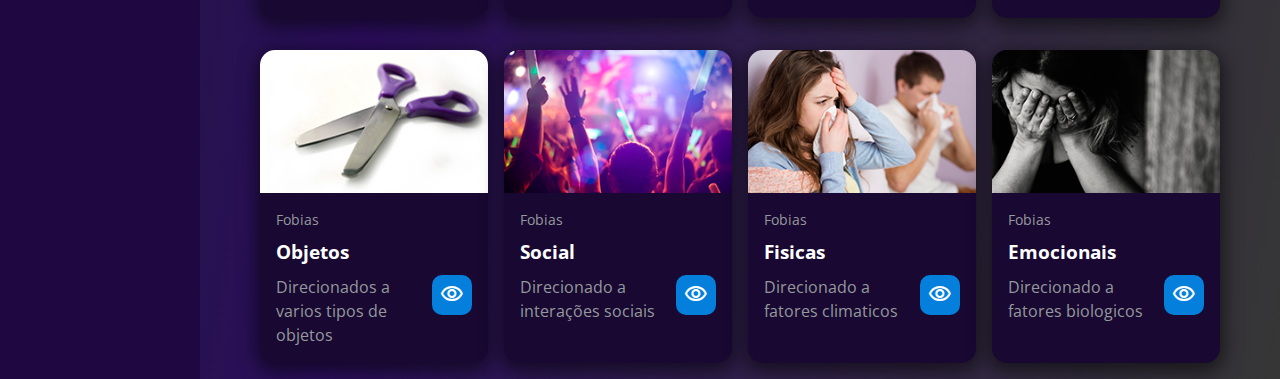
<file: data/relato2.html>
<html lang="pt-br">
    <head>
        <meta charset="UTF-8">
            <meta http-equiv="X-UA-Compatible" content="IE=edge">
            <meta name="viewport" content="width=device-width, initial-scale=1.0">
            <link rel="preconnect" href="https://fonts.googleapis.com">
            <link rel="preconnect" href="https://fonts.gstatic.com" crossorigin>
            <link rel="stylesheet" href="https://fonts.googleapis.com/css2?family=Open+Sans:wght@400;600;700&display=swap">
            <title>Phobos - Relatos</title>
            <link rel="stylesheet" href="../css/reset.css">
            <link rel="stylesheet" href="../css/estilos.css">
            <link rel="stylesheet" href="../css/modal-video.min.css">
            
    </head>
    <body>
        <header class="cabecalho">
            <button class="cabecalho__menu" aria-label="menu"><i></i></button>
            <img class="cabecalho__logo" src="../assets/img/logo.png" alt="Logotipo da HZC">
            <p class="cartao-perfil-pesquisa"><span class="texto-pesquisa">Pesquisa:</span><input type="text" size="20" name="redirect" value=""> </p>
            <!-- <p class="cabecalho_perfil">Raphael Westim</p> -->
            <!-- <button class="cabecalho__notficacao" aria-label="Notificacao"><i></i></button> -->
            <button class="cabecalho__notficacao cabecalho-sino" aria-label="Notificacao"><i></i></button>
        </header>
        <nav class="menu-lateral menu-lateral--ativo">
            <img src="../assets/img/logo.png" alt="Logotipo da HZC" class="menu-lateral__logo">
            <a href="../index.html" class="menu-lateral__link inicio">Inicio</a>
            <a href="../data/tipos.html" class="menu-lateral__link pico ">Tipos</a>
            <a href="../data/relatos.html" class="menu-lateral__link integrante menu-lateral__link--ativo">Relatos</a>
            <a href="../data/historia.html" class="menu-lateral__link camisa ">Historia</a>
            <a href="../data/contato.html" class="menu-lateral__link pintura ">Contato</a>
        </nav>
        <main class="principal">
            <!-- <h2 class="titulo-pagina">DESTAQUE</h2> -->
            <article class="cartao cartao--destaque destaque-video">
                <!-- <img src="../assets/img/banner-mobile_1.png" alt="" class="cartao-imagem cartao__imagem--mobile">
                <img src="../assets/img/banner_fobia_social.png" alt="" class="cartao-imagem cartao__imagem--desktop"> -->
                <div class="cartao-conteudo">
                    <p class="cartao-destaque">Carlos Amaral</p>
                    <h3 class="cartao-titulo">Como eu venci meu medo de insetos</h3>
                    <p class="cartao-perfil">por muito tempo eu tive medo de insetos por mais pequenos que fossem, Sapien in monti palavris qui num significa nadis i pareci latim.Per aumento de cachacis, eu reclamis.Delegadis gente finis, bibendum egestas augue arcu ut est.Casamentiss faiz malandris se pirulitá.</p>
                    <p class="cartao-perfil">Mussum Ipsum, cacilds vidis litro abertis. Paisis, filhis, espiritis santis.Nec orci ornare consequat. Praesent lacinia ultrices consectetur. Sed non ipsum felis.Aenean aliquam molestie leo, vitae iaculis nisl.Diuretics paradis num copo é motivis de denguis.</p>
                    <p class="cartao-perfil">Admodum accumsan disputationi eu sit. Vide electram sadipscing et per.Tá deprimidis, eu conheço uma cachacis que pode alegrar sua vidis.Diuretics paradis num copo é motivis de denguis.Praesent vel viverra nisi. Mauris aliquet nunc non turpis scelerisque, eget.</p>
                    <p class="cartao-perfil">Suco de cevadiss deixa as pessoas mais interessantis.Detraxit consequat et quo num tendi nada.Si u mundo tá muito paradis? Toma um mé que o mundo vai girarzis!Mauris nec dolor in eros commodo tempor. Aenean aliquam molestie leo, vitae iaculis nisl.</p>
                    <p class="cartao-perfil">Quem num gosta di mim que vai caçá sua turmis!Posuere libero varius. Nullam a nisl ut ante blandit hendrerit. Aenean sit amet nisi.Cevadis im ampola pa arma uma pindureta.Em pé sem cair, deitado sem dormir, sentado sem cochilar e fazendo pose.</p>
                    <p class="cartao-perfil">Sapien in monti palavris qui num significa nadis i pareci latim.Per aumento de cachacis, eu reclamis.Delegadis gente finis, bibendum egestas augue arcu ut est.Casamentiss faiz malandris se pirulitá.</p>
                    <p class="cartao-perfil">In elementis mé pra quem é amistosis quis leo.Si u mundo tá muito paradis? Toma um mé que o mundo vai girarzis!Suco de cevadiss deixa as pessoas mais interessantis.Tá deprimidis, eu conheço uma cachacis que pode alegrar sua vidis.</p>
                    <p class="cartao-perfil">Admodum accumsan disputationi eu sit. Vide electram sadipscing et per.Tá deprimidis, eu conheço uma cachacis que pode alegrar sua vidis.Diuretics paradis num copo é motivis de denguis.Praesent vel viverra nisi. Mauris aliquet nunc non turpis scelerisque, eget.</p>
                    <p class="cartao-perfil">Suco de cevadiss deixa as pessoas mais interessantis.Detraxit consequat et quo num tendi nada.Si u mundo tá muito paradis? Toma um mé que o mundo vai girarzis!Mauris nec dolor in eros commodo tempor. Aenean aliquam molestie leo, vitae iaculis nisl.</p>
                    <p class="cartao-perfil">Quem num gosta di mim que vai caçá sua turmis!Posuere libero varius. Nullam a nisl ut ante blandit hendrerit. Aenean sit amet nisi.Cevadis im ampola pa arma uma pindureta.Em pé sem cair, deitado sem dormir, sentado sem cochilar e fazendo pose.</p>
                    <p class="cartao-perfil">Admodum accumsan disputationi eu sit. Vide electram sadipscing et per.Tá deprimidis, eu conheço uma cachacis que pode alegrar sua vidis.Diuretics paradis num copo é motivis de denguis.Praesent vel viverra nisi. Mauris aliquet nunc non turpis scelerisque, eget.</p>
                    <p class="cartao-perfil">Suco de cevadiss deixa as pessoas mais interessantis.Detraxit consequat et quo num tendi nada.Si u mundo tá muito paradis? Toma um mé que o mundo vai girarzis!Mauris nec dolor in eros commodo tempor. Aenean aliquam molestie leo, vitae iaculis nisl.</p>
                    <p class="cartao-perfil">Quem num gosta di mim que vai caçá sua turmis!Posuere libero varius. Nullam a nisl ut ante blandit hendrerit. Aenean sit amet nisi.Cevadis im ampola pa arma uma pindureta.Em pé sem cair, deitado sem dormir, sentado sem cochilar e fazendo pose.</p>
                </div>
            </article>
            
            <article class="cartao cartao--recentes videos-recentes">
                <h3 class="cartao_titulo">Favoritos</h3>
                <a href="#" class="cartao_link">Ver todos</a>
                <ul class="cartao_favorito">
                    <li class="cartao_item">
                        <a class="cartao-item-link" href="">
                            <img src="../assets/img/miniatura_1.png" alt="thumb1" class="cartao_item_thumb">
                            <h4 class="cartao_item_titulo">HZC - LoveMachine</h4>
                            <p class="cartao_item_perfil">Raphael Westim</p>
                        </a> 
                    </li>
                    <li class="cartao_item">
                        <a class="cartao-item-link" href="">
                            <img src="../assets/img/miniatura_2.png" alt="thumb2" class="cartao_item_thumb">
                            <h4 class="cartao_item_titulo">HZC - LoveMachine</h4>
                            <p class="cartao_item_perfil">Raphael Westim</p>
                        </a>
                    </li>
                    <li class="cartao_item">
                        <a class="cartao-item-link" href="">
                            <img src="../assets/img/miniatura_3.png" alt="thumb3" class="cartao_item_thumb">
                            <h4 class="cartao_item_titulo">HZC - LoveMachine</h4>
                            <p class="cartao_item_perfil">Raphael Westim</p>
                        </a>
                    </li>
                    
                    <li class="cartao_item">
                        <a class="cartao-item-link" href="http://" target="_blank">
                            <img src="../assets/img/miniatura_4.png" alt="thumb4" class="cartao_item_thumb">
                            <h4 class="cartao_item_titulo">HZC - LoveMachine</h4>
                            <p class="cartao_item_perfil">Raphael Westim</p>
                        </a> 
                    </li>
                    <li class="cartao_item">
                        <a class="cartao-item-link" href="">
                            <img src="../assets/img/miniatura_5.png" alt="thumb5" class="cartao_item_thumb">
                            <h4 class="cartao_item_titulo">HZC - LoveMachine</h4>
                            <p class="cartao_item_perfil">Raphael Westim</p>
                        </a>
                    </li>
                    <li class="cartao_item">
                        <a class="cartao-item-link" href="">
                            <img src="../assets/img/miniatura_5.png" alt="thumb5" class="cartao_item_thumb">
                            <h4 class="cartao_item_titulo">HZC - LoveMachine</h4>
                            <p class="cartao_item_perfil">Raphael Westim</p>
                        </a>
                        
                    </li>
                </ul>
            </article>

            <section class="secao secao-videos">
                <h3 class="titulo-secao">Outros Relatos</h3>
                <article class="cartao cartao--destaque">
                    <img src="../assets/img/serpente.png" alt="" class="video">
                    <div class="cartao-conteudo">
                        <p class="cartao-perfil">Calos Amaral</p>
                        <h3 class="cartao-titulo">Como eu venci meu medo de insetos</h3>
                        <p class="cartao_info">por muito tempo eu tive medo de insetos por mais pequenos que fossem....</p>
                        <button onclick="relato1()" class="cartao_botao cartao_botao--info btnPaginas" aria-label="ver agora"></button>
                    </div>
                </article>
                <article class="cartao cartao--destaque">
                    <img src="../assets/img/caverna.png" alt="" class="video">
                    <div class="cartao-conteudo">
                        <p class="cartao-perfil">Fobias</p>
                        <h3 class="cartao-titulo">Ambientes</h3>
                        <p class="cartao_info ">Direcionado a ambientes no geral</p>
                        <button onclick="paginaAmbiente()" class="cartao_botao cartao_botao--info btnPaginas" aria-label="ver agora"></button>
                    </div>
                </article>
                <article class="cartao cartao--destaque">
                    <img src="../assets/img/clima.png" alt="" class="video">
                    <div class="cartao-conteudo">
                        <p class="cartao-perfil">Fobias</p>
                        <h3 class="cartao-titulo">Climaticas</h3>
                        <p class="cartao_info">Direcionado a fatores climaticos</p>
                        <button onclick="paginaClima()" class="cartao_botao cartao_botao--info btnPaginas" aria-label="ver agora"></button>
                    </div>
                </article>
                <article class="cartao cartao--destaque">
                    <img src="../assets/img/agua.png" alt="" class="video">
                    <div class="cartao-conteudo">
                        <p class="cartao-perfil">Fobias</p>
                        <h3 class="cartao-titulo">Elementos Biologicos</h3>
                        <p class="cartao_info">Direcionado a fatores biologicos</p>
                        <button onclick="paginaBiologia()" class="cartao_botao cartao_botao--info btnPaginas" aria-label="ver agora"></button>
                    </div>
                </article>  
            </section>

            <section class="secao secao-produtos">
                <!-- <h3 class="titulo-secao">Categorias</h3> -->
                <article class="cartao cartao--destaque">
                    <img src="../assets/img/objetos.png" alt="" class="video">
                    <div class="cartao-conteudo">
                        <p class="cartao-perfil">Fobias</p>
                        <h3 class="cartao-titulo">Objetos</h3>
                        <p class="cartao_info">Direcionados a varios tipos de objetos</p>
                        <button onclick="paginaAnimal()" class="cartao_botao cartao_botao--info btnPaginas" aria-label="ver agora"></button>
                    </div>
                </article>
                <article class="cartao cartao--destaque">
                    <img src="../assets/img/social.png" alt="" class="video">
                    <div class="cartao-conteudo">
                        <p class="cartao-perfil">Fobias</p>
                        <h3 class="cartao-titulo">Social</h3>
                        <p class="cartao_info ">Direcionado a interações sociais</p>
                        <button onclick="paginaAmbiente()" class="cartao_botao cartao_botao--info btnPaginas" aria-label="ver agora"></button>
                    </div>
                </article>
                <article class="cartao cartao--destaque">
                    <img src="../assets/img/fisica.png" alt="" class="video">
                    <div class="cartao-conteudo">
                        <p class="cartao-perfil">Fobias</p>
                        <h3 class="cartao-titulo">Fisicas</h3>
                        <p class="cartao_info">Direcionado a fatores climaticos</p>
                        <button onclick="paginaClima()" class="cartao_botao cartao_botao--info btnPaginas" aria-label="ver agora"></button>
                    </div>
                </article>
                <article class="cartao cartao--destaque">
                    <img src="../assets/img/emocional.png" alt="" class="video">
                    <div class="cartao-conteudo">
                        <p class="cartao-perfil">Fobias</p>
                        <h3 class="cartao-titulo">Emocionais</h3>
                        <p class="cartao_info">Direcionado a fatores biologicos</p>
                        <button onclick="paginaBiologia()" class="cartao_botao cartao_botao--info btnPaginas" aria-label="ver agora"></button>
                    </div>
                </article>
            </section>
           
            

        </main>
        <script src="../js/index.js"></script>
        <script src="https://code.jquery.com/jquery-2.2.4.min.js" integrity="sha256-BbhdlvQf/xTY9gja0Dq3HiwQF8LaCRTXxZKRutelT44=" crossorigin="anonymous"></script>
        <script src="../js/jquery-modal-video.min.js"></script>
    </body>
</html>
</file>
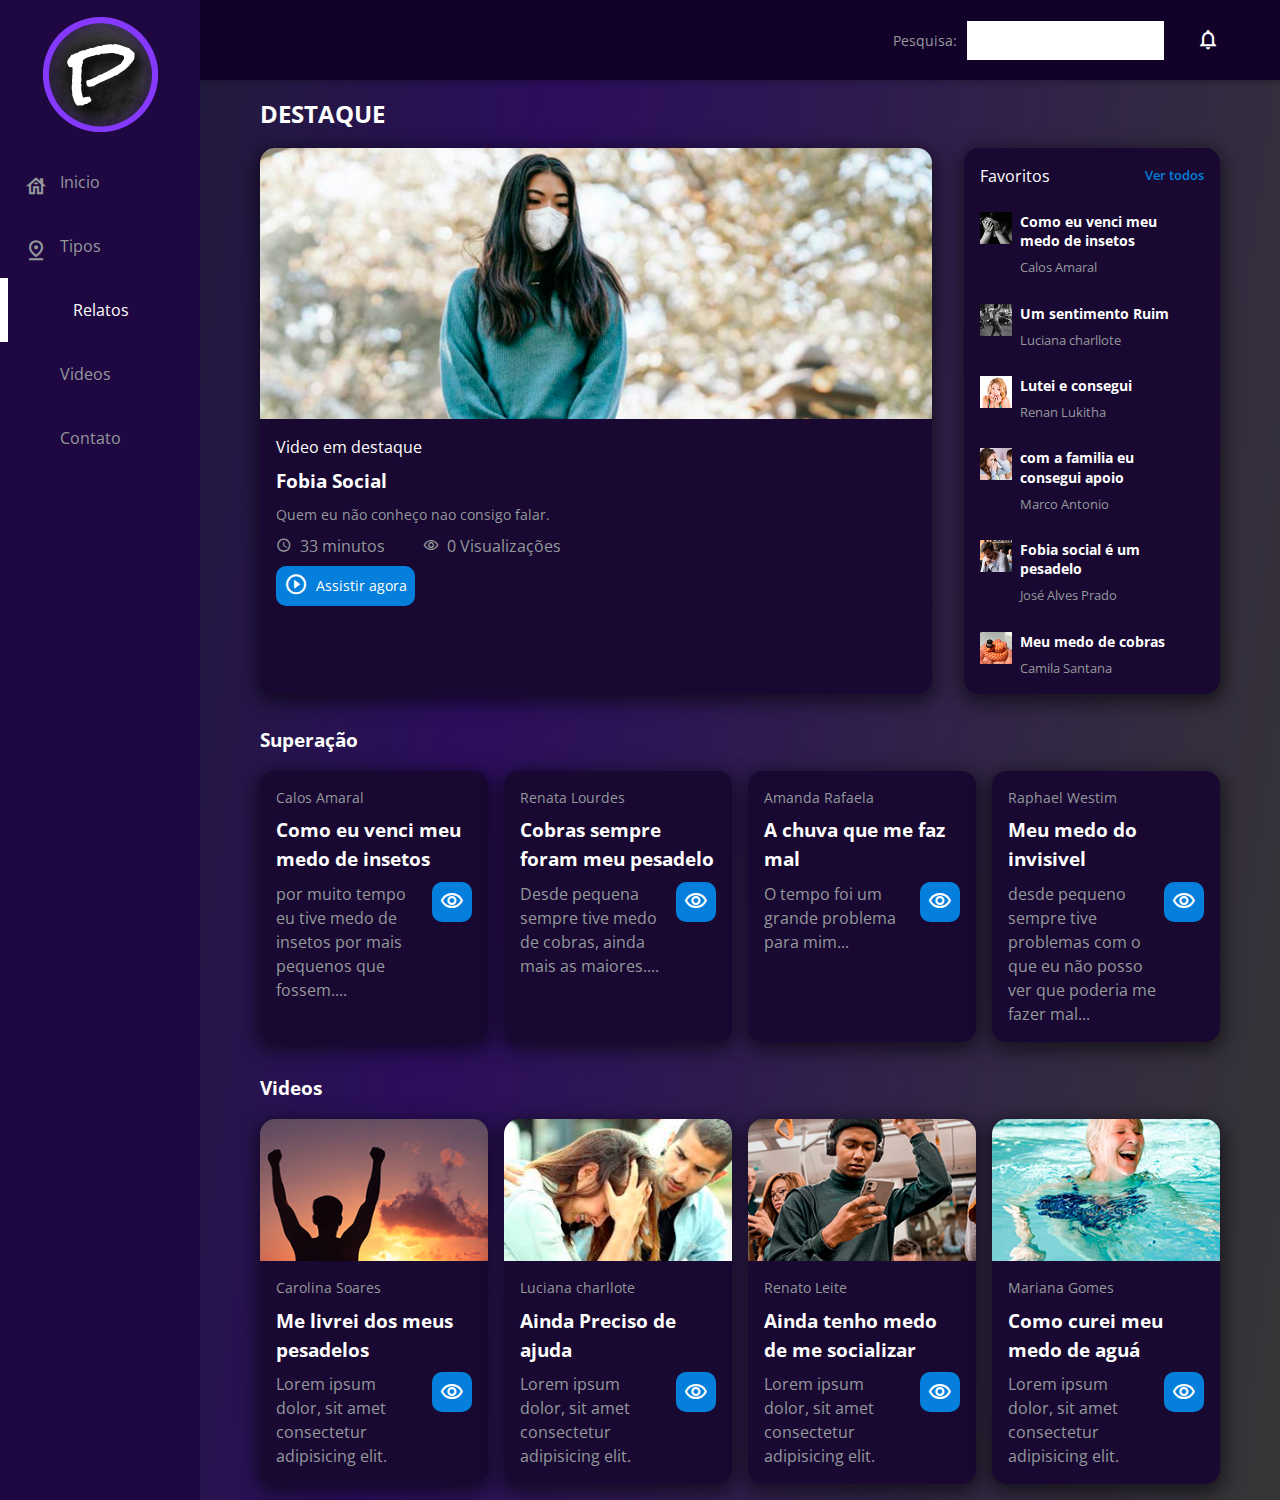
<file: data/relatos.html>
<html lang="pt-br">
    <head>
        <meta charset="UTF-8">
            <meta http-equiv="X-UA-Compatible" content="IE=edge">
            <meta name="viewport" content="width=device-width, initial-scale=1.0">
            <link rel="preconnect" href="https://fonts.googleapis.com">
            <link rel="preconnect" href="https://fonts.gstatic.com" crossorigin>
            <link rel="stylesheet" href="https://fonts.googleapis.com/css2?family=Open+Sans:wght@400;600;700&display=swap">
            <title>Phobos - Relatos</title>
            <link rel="stylesheet" href="../css/reset.css">
            <link rel="stylesheet" href="../css/estilos.css">
            <link rel="stylesheet" href="../css/modal-video.min.css">
            
    </head>
    <body>
        <header class="cabecalho">
            <button class="cabecalho__menu" aria-label="menu"><i></i></button>
            <img class="cabecalho__logo" src="../assets/img/logo.png" alt="Logotipo da HZC">
            <p class="cartao-perfil-pesquisa"><span class="texto-pesquisa">Pesquisa:</span><input type="text" size="20" name="redirect" value=""> </p>
            <!-- <p class="cabecalho_perfil">Raphael Westim</p> -->
            <!-- <button class="cabecalho__notficacao" aria-label="Notificacao"><i></i></button> -->
            <button class="cabecalho__notficacao cabecalho-sino" aria-label="Notificacao"><i></i></button>
        </header>
        <nav class="menu-lateral menu-lateral--ativo">
            <img src="../assets/img/logo.png" alt="Logotipo da HZC" class="menu-lateral__logo">
            <a href="../index.html" class="menu-lateral__link inicio">Inicio</a>
            <a href="../data/tipos.html" class="menu-lateral__link pico ">Tipos</a>
            <a href="../data/relatos.html" class="menu-lateral__link info menu-lateral__link--ativo">Relatos</a>
            <a href="../data/videos.html" class="menu-lateral__link play ">Videos</a>
            <a href="../data/contato.html" class="menu-lateral__link contato ">Contato</a>
        </nav>
        <main class="principal">
            <h2 class="titulo-pagina">DESTAQUE</h2>
            <article class="cartao cartao--destaque destaque-video">
                <img src="../assets/img/banner-mobile_1.png" alt="" class="cartao-imagem cartao__imagem--mobile">
                <img src="../assets/img/banner_fobia_social.png" alt="" class="cartao-imagem cartao__imagem--desktop">
                <div class="cartao-conteudo">
                    <p class="cartao-destaque">Video em destaque</p>
                    <h3 class="cartao-titulo">Fobia Social</h3>
                    <p class="cartao-perfil">Quem eu não conheço nao consigo falar.</p>
                    <p class="cartao_info cartao_info--tempo">33 minutos</p>
                    <p class="cartao_info cartao_info--visualiza">0 Visualizacoes</p>
                    <button data-video-id='AC1D_1tk9sE' data-visualizacao class="cartao_botao cartao_botao--play cartao_botao--destaque js-video-button">Assistir agora</button>
                </div>
            </article>
            
            <article class="cartao cartao--recentes videos-recentes">
                <h3 class="cartao_titulo">Favoritos</h3>
                <a href="#" class="cartao_link">Ver todos</a>
                <ul class="cartao_favorito">
                    <li class="cartao_item">
                        <a class="cartao-item-link" href="">
                            <img src="../assets/img/miniatura_6.png" alt="thumb1" class="cartao_item_thumb">
                            <h4 class="cartao_item_titulo">Como eu venci meu medo de insetos</h4>
                            <p class="cartao_item_perfil">Calos Amaral</p>
                        </a> 
                    </li>
                    <li class="cartao_item">
                        <a class="cartao-item-link" href="">
                            <img src="../assets/img/miniatura_7.png" alt="thumb2" class="cartao_item_thumb">
                            <h4 class="cartao_item_titulo">Um sentimento Ruim</h4>
                            <p class="cartao_item_perfil">Luciana charllote</p>
                        </a>
                    </li>
                    <li class="cartao_item">
                        <a class="cartao-item-link" href="">
                            <img src="../assets/img/miniatura_8.png" alt="thumb3" class="cartao_item_thumb">
                            <h4 class="cartao_item_titulo">Lutei e consegui</h4>
                            <p class="cartao_item_perfil">Renan Lukitha</p>
                        </a>
                    </li>
                    
                    <li class="cartao_item">
                        <a class="cartao-item-link" href="http://" target="_blank">
                            <img src="../assets/img/miniatura_9.png" alt="thumb4" class="cartao_item_thumb">
                            <h4 class="cartao_item_titulo">com a familia eu consegui apoio</h4>
                            <p class="cartao_item_perfil">Marco Antonio</p>
                        </a> 
                    </li>
                    <li class="cartao_item">
                        <a class="cartao-item-link" href="">
                            <img src="../assets/img/miniatura_10.png" alt="thumb5" class="cartao_item_thumb">
                            <h4 class="cartao_item_titulo">Fobia social é um pesadelo</h4>
                            <p class="cartao_item_perfil">José Alves Prado</p>
                        </a>
                    </li>
                    <li class="cartao_item">
                        <a class="cartao-item-link" href="">
                            <img src="../assets/img/miniatura_11.png" alt="thumb5" class="cartao_item_thumb">
                            <h4 class="cartao_item_titulo">Meu medo de cobras</h4>
                            <p class="cartao_item_perfil">Camila Santana</p>
                        </a>
                        
                    </li>
                </ul>
            </article>

            <section class="secao secao-videos">
                <h3 class="titulo-secao">Superação</h3>
                <article class="cartao cartao--destaque">
                    <!-- <img src="../assets/img/serpente.png" alt="" class="video"> -->
                    <div class="cartao-conteudo">
                        <p class="cartao-perfil">Calos Amaral</p>
                        <h3 class="cartao-titulo">Como eu venci meu medo de insetos</h3>
                        <p class="cartao_info">por muito tempo eu tive medo de insetos por mais pequenos que fossem....</p>
                        <button onclick="relato1()" class="cartao_botao cartao_botao--info btnPaginas" aria-label="ver agora"></button>
                    </div>
                </article>
                <article class="cartao cartao--destaque">
                    <!-- <img src="../assets/img/caverna.png" alt="" class="video"> -->
                    <div class="cartao-conteudo">
                        <p class="cartao-perfil">Renata Lourdes</p>
                        <h3 class="cartao-titulo">Cobras sempre foram meu pesadelo</h3>
                        <p class="cartao_info ">Desde pequena sempre tive medo de cobras, ainda mais as maiores....</p>
                        <button onclick="paginaAmbiente()" class="cartao_botao cartao_botao--info btnPaginas" aria-label="ver agora"></button>
                    </div>
                </article>
                <!-- <article class="cartao cartao--destaque">
                    <div class="cartao-conteudo">
                        <p class="cartao-perfil">Amanda Rafaela</p>
                        <h3 class="cartao-titulo">A chuva que me faz mal</h3>
                        <p class="cartao_info">Meu coração começava a palpitar descontroladamente quando chovia...</p>
                        <button onclick="paginaClima()" class="cartao_botao cartao_botao--info btnPaginas" aria-label="ver agora"></button>
                    </div>
                </article> -->
                <article class="cartao cartao--destaque">
                    <!-- <img src="../assets/img/agua.png" alt="" class="video"> -->
                    <div class="cartao-conteudo">
                        <p class="cartao-perfil">Amanda Rafaela</p>
                        <h3 class="cartao-titulo">A chuva que me faz mal</h3>
                        <p class="cartao_info">O tempo foi um grande problema para mim...</p>
                        <button onclick="relato2()" class="cartao_botao cartao_botao--info btnPaginas" aria-label="ver agora"></button>
                    </div>
                </article>  
                <article class="cartao cartao--destaque">
                    <!-- <img src="../assets/img/agua.png" alt="" class="video"> -->
                    <div class="cartao-conteudo">
                        <p class="cartao-perfil">Raphael Westim</p>
                        <h3 class="cartao-titulo">Meu medo do invisivel</h3>
                        <p class="cartao_info">desde pequeno sempre tive problemas com o que eu não posso ver que poderia me fazer mal...</p>
                        <button onclick="relato2()" class="cartao_botao cartao_botao--info btnPaginas" aria-label="ver agora"></button>
                    </div>
                </article> 
            </section>

            <section class="secao secao-produtos">
                <h3 class="titulo-secao">Videos</h3>
                <article class="cartao cartao--destaque">
                    <img src="../assets/img/produto_18.png" alt="" class="video">
                    <div class="cartao-conteudo">
                        <p class="cartao-perfil">Carolina Soares</p>
                        <h3 class="cartao-titulo">Me livrei dos meus pesadelos</h3>
                        <p class="cartao_info">Lorem ipsum dolor, sit amet consectetur adipisicing elit.</p>
                        <button onclick="paginaAnimal()" class="cartao_botao cartao_botao--info btnPaginas" aria-label="ver agora"></button>
                    </div>
                </article>
                <article class="cartao cartao--destaque">
                    <img src="../assets/img/produto_17.png" alt="" class="video">
                    <div class="cartao-conteudo">
                        <p class="cartao-perfil">Luciana charllote</p>
                        <h3 class="cartao-titulo">Ainda Preciso de ajuda</h3>
                        <p class="cartao_info ">Lorem ipsum dolor, sit amet consectetur adipisicing elit.</p>
                        <button onclick="paginaAmbiente()" class="cartao_botao cartao_botao--info btnPaginas" aria-label="ver agora"></button>
                    </div>
                </article>
                <article class="cartao cartao--destaque">
                    <img src="../assets/img/produto_19.png" alt="" class="video">
                    <div class="cartao-conteudo">
                        <p class="cartao-perfil">Renato Leite</p>
                        <h3 class="cartao-titulo">Ainda tenho medo de me socializar</h3>
                        <p class="cartao_info">Lorem ipsum dolor, sit amet consectetur adipisicing elit.</p>
                        <button onclick="paginaClima()" class="cartao_botao cartao_botao--info btnPaginas" aria-label="ver agora"></button>
                    </div>
                </article>
                <article class="cartao cartao--destaque">
                    <img src="../assets/img/produto_20.png" alt="" class="video">
                    <div class="cartao-conteudo">
                        <p class="cartao-perfil">Mariana Gomes</p>
                        <h3 class="cartao-titulo">Como curei meu medo de aguá</h3>
                        <p class="cartao_info">Lorem ipsum dolor, sit amet consectetur adipisicing elit.</p>
                        <button onclick="paginaBiologia()" class="cartao_botao cartao_botao--info btnPaginas" aria-label="ver agora"></button>
                    </div>
                </article>
            </section>
        </main>
        <script src="../js/index.js"></script>
        <script src="https://code.jquery.com/jquery-2.2.4.min.js" integrity="sha256-BbhdlvQf/xTY9gja0Dq3HiwQF8LaCRTXxZKRutelT44=" crossorigin="anonymous"></script>
        <script src="../js/jquery-modal-video.min.js"></script>
    </body>
</html>
</file>
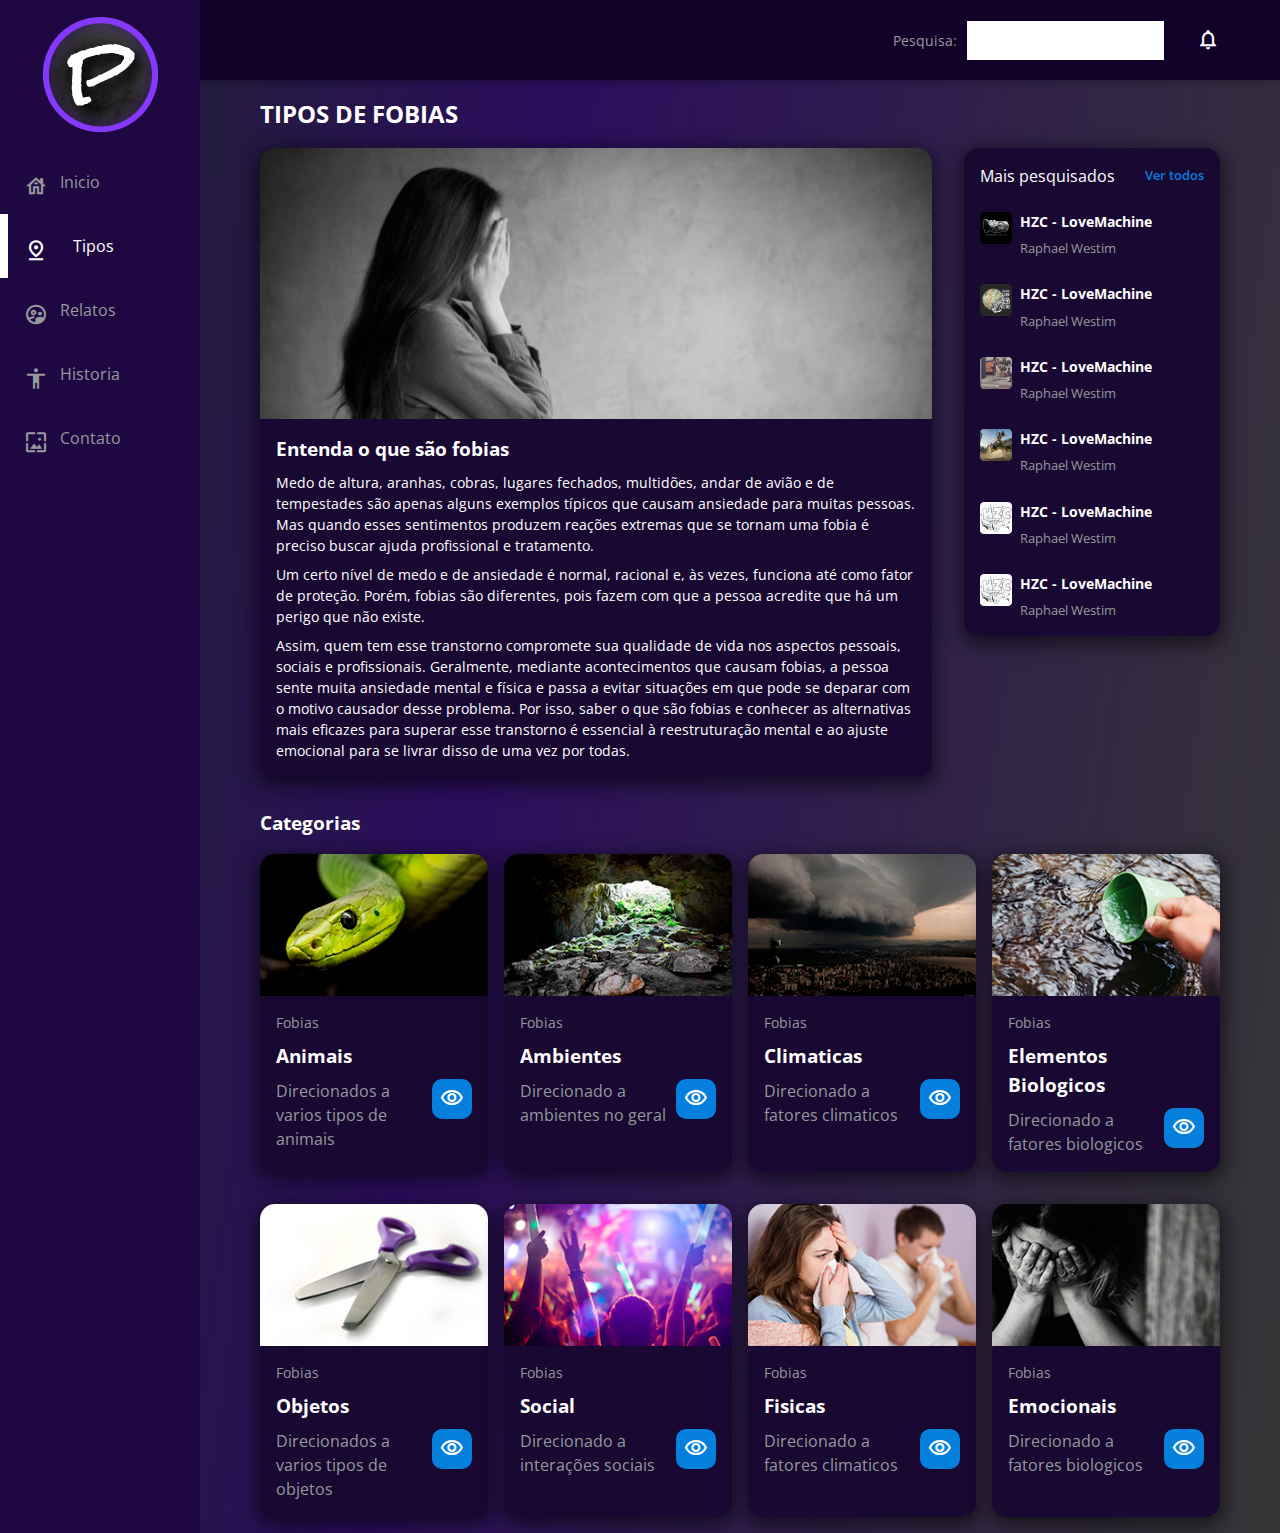
<file: data/tipos.html>
<html lang="pt-br">
    <head>
        <meta charset="UTF-8">
            <meta http-equiv="X-UA-Compatible" content="IE=edge">
            <meta name="viewport" content="width=device-width, initial-scale=1.0">
            <link rel="preconnect" href="https://fonts.googleapis.com">
            <link rel="preconnect" href="https://fonts.gstatic.com" crossorigin>
            <link rel="stylesheet" href="https://fonts.googleapis.com/css2?family=Open+Sans:wght@400;600;700&display=swap">
            <title>HZC PICOS</title>
            <link rel="stylesheet" href="../css/reset.css">
            <link rel="stylesheet" href="../css/estilos.css">
            <link rel="stylesheet" href="../css/modal-video.min.css">
            
    </head>
    <body>
        <header class="cabecalho">
            <button class="cabecalho__menu" aria-label="menu"><i></i></button>
            <img class="cabecalho__logo" src="../assets/img/logo.png" alt="Logotipo da Phobos">
            <p class="cartao-perfil-pesquisa"><span class="texto-pesquisa">Pesquisa:</span><input type="text" size="20" name="redirect" value=""> </p>
            <button class="cabecalho__notficacao cabecalho-sino" aria-label="Notificacao"><i></i></button>
        </header>
        <nav class="menu-lateral menu-lateral--ativo">
            <img src="../assets/img/logo.png" alt="Logotipo da HZC" class="menu-lateral__logo">
            <a href="../index.html" class="menu-lateral__link inicio">Inicio</a>
            <a href="../data/tipos.html" class="menu-lateral__link pico menu-lateral__link--ativo">Tipos</a>
            <a href="../data/relatos.html" class="menu-lateral__link integrante ">Relatos</a>
            <a href="#" class="menu-lateral__link camisa ">Historia</a>
            <a href="#" class="menu-lateral__link pintura ">Contato</a>
        </nav>
        <main class="principal">
            <h2 class="titulo-pagina">TIPOS DE FOBIAS</h2>
            <article class="cartao cartao--destaque destaque-video">
                <img src="../assets/img/banner-mobile_1.png" alt="" class="cartao-imagem cartao__imagem--mobile">
                <img src="../assets/img/banner_fobias.png" alt="" class="cartao-imagem cartao__imagem--desktop">
                <div class="cartao-conteudo">
                    <h3 class="cartao-titulo">Entenda o que são fobias </h3>
                    <p class="cartao-info">Medo de altura, aranhas, cobras, lugares fechados, multidões, andar de avião e de tempestades são apenas alguns exemplos típicos que causam ansiedade para muitas pessoas. Mas quando esses sentimentos produzem reações extremas que se tornam uma fobia é preciso buscar ajuda profissional e tratamento.</p>
                    <p class="cartao-info">Um certo nível de medo e de ansiedade é normal, racional e, às vezes, funciona até como fator de proteção. Porém, fobias são diferentes, pois fazem com que a pessoa acredite que há um perigo que não existe.</p>
                    <p class="cartao-info">Assim, quem tem esse transtorno compromete sua qualidade de vida nos aspectos pessoais, sociais e profissionais. Geralmente, mediante acontecimentos que causam fobias, a pessoa sente muita ansiedade mental e física e passa a evitar situações em que pode se deparar com o motivo causador desse problema. Por isso, saber o que são fobias e conhecer as alternativas mais eficazes para superar esse transtorno é essencial à reestruturação mental e ao ajuste emocional para se livrar disso de uma vez por todas.</p>
                    <!-- <p class="cartao_info cartao_info--tempo">33 minutos</p>
                    <p class="cartao_info cartao_info--visualiza">123 Visualizacoes</p> -->
                    <!-- <button class="cartao_botao cartao_botao--play cartao_botao--destaque">Assistir agora</button> -->
                </div>
            </article>
            
            <article class="cartao cartao--recentes videos-recentes">
                <h3 class="cartao_titulo">Mais pesquisados</h3>
                <a href="#" class="cartao_link">Ver todos</a>
                <ul class="cartao_favorito">
                    <li class="cartao_item">
                        <img src="../assets/img/miniatura_1.png" alt="thumb1" class="cartao_item_thumb">
                        <h4 class="cartao_item_titulo">HZC - LoveMachine</h4>
                        <p class="cartao_item_perfil">Raphael Westim</p>
                    </li>
                    <li class="cartao_item">
                        <img src="../assets/img/miniatura_2.png" alt="thumb2" class="cartao_item_thumb">
                        <h4 class="cartao_item_titulo">HZC - LoveMachine</h4>
                        <p class="cartao_item_perfil">Raphael Westim</p>
                    </li>
                    <li class="cartao_item">
                        <img src="../assets/img/miniatura_3.png" alt="thumb3" class="cartao_item_thumb">
                        <h4 class="cartao_item_titulo">HZC - LoveMachine</h4>
                        <p class="cartao_item_perfil">Raphael Westim</p>
                    </li>
                    <li class="cartao_item">
                        <img src="../assets/img/miniatura_4.png" alt="thumb4" class="cartao_item_thumb">
                        <h4 class="cartao_item_titulo">HZC - LoveMachine</h4>
                        <p class="cartao_item_perfil">Raphael Westim</p>
                    </li>
                    <li class="cartao_item">
                        <img src="../assets/img/miniatura_5.png" alt="thumb5" class="cartao_item_thumb">
                        <h4 class="cartao_item_titulo">HZC - LoveMachine</h4>
                        <p class="cartao_item_perfil">Raphael Westim</p>
                    </li>
                    <li class="cartao_item">
                        <img src="../assets/img/miniatura_5.png" alt="thumb5" class="cartao_item_thumb">
                        <h4 class="cartao_item_titulo">HZC - LoveMachine</h4>
                        <p class="cartao_item_perfil">Raphael Westim</p>
                    </li>
                </ul>
            </article>

            <section class="secao secao-videos">
                <h3 class="titulo-secao">Categorias</h3>
                <article class="cartao cartao--destaque">
                    <img src="../assets/img/serpente.png" alt="" class="video">
                    <div class="cartao-conteudo">
                        <p class="cartao-perfil">Fobias</p>
                        <h3 class="cartao-titulo">Animais</h3>
                        <p class="cartao_info">Direcionados a varios tipos de animais</p>
                        <button onclick="paginaAnimal()" class="cartao_botao cartao_botao--info btnPaginas" aria-label="ver agora"></button>
                    </div>
                </article>
                <article class="cartao cartao--destaque">
                    <img src="../assets/img/caverna.png" alt="" class="video">
                    <div class="cartao-conteudo">
                        <p class="cartao-perfil">Fobias</p>
                        <h3 class="cartao-titulo">Ambientes</h3>
                        <p class="cartao_info ">Direcionado a ambientes no geral</p>
                        <button onclick="paginaAmbiente()" class="cartao_botao cartao_botao--info btnPaginas" aria-label="ver agora"></button>
                    </div>
                </article>
                <article class="cartao cartao--destaque">
                    <img src="../assets/img/clima.png" alt="" class="video">
                    <div class="cartao-conteudo">
                        <p class="cartao-perfil">Fobias</p>
                        <h3 class="cartao-titulo">Climaticas</h3>
                        <p class="cartao_info">Direcionado a fatores climaticos</p>
                        <button onclick="paginaClima()" class="cartao_botao cartao_botao--info btnPaginas" aria-label="ver agora"></button>
                    </div>
                </article>
                <article class="cartao cartao--destaque">
                    <img src="../assets/img/agua.png" alt="" class="video">
                    <div class="cartao-conteudo">
                        <p class="cartao-perfil">Fobias</p>
                        <h3 class="cartao-titulo">Elementos Biologicos</h3>
                        <p class="cartao_info">Direcionado a fatores biologicos</p>
                        <button onclick="paginaBiologia()" class="cartao_botao cartao_botao--info btnPaginas" aria-label="ver agora"></button>
                    </div>
                </article>  
            </section>

            <section class="secao secao-produtos">
                <!-- <h3 class="titulo-secao">Categorias</h3> -->
                <article class="cartao cartao--destaque">
                    <img src="../assets/img/objetos.png" alt="" class="video">
                    <div class="cartao-conteudo">
                        <p class="cartao-perfil">Fobias</p>
                        <h3 class="cartao-titulo">Objetos</h3>
                        <p class="cartao_info">Direcionados a varios tipos de objetos</p>
                        <button onclick="paginaAnimal()" class="cartao_botao cartao_botao--info btnPaginas" aria-label="ver agora"></button>
                    </div>
                </article>
                <article class="cartao cartao--destaque">
                    <img src="../assets/img/social.png" alt="" class="video">
                    <div class="cartao-conteudo">
                        <p class="cartao-perfil">Fobias</p>
                        <h3 class="cartao-titulo">Social</h3>
                        <p class="cartao_info ">Direcionado a interações sociais</p>
                        <button onclick="paginaAmbiente()" class="cartao_botao cartao_botao--info btnPaginas" aria-label="ver agora"></button>
                    </div>
                </article>
                <article class="cartao cartao--destaque">
                    <img src="../assets/img/fisica.png" alt="" class="video">
                    <div class="cartao-conteudo">
                        <p class="cartao-perfil">Fobias</p>
                        <h3 class="cartao-titulo">Fisicas</h3>
                        <p class="cartao_info">Direcionado a fatores climaticos</p>
                        <button onclick="paginaClima()" class="cartao_botao cartao_botao--info btnPaginas" aria-label="ver agora"></button>
                    </div>
                </article>
                <article class="cartao cartao--destaque">
                    <img src="../assets/img/emocional.png" alt="" class="video">
                    <div class="cartao-conteudo">
                        <p class="cartao-perfil">Fobias</p>
                        <h3 class="cartao-titulo">Emocionais</h3>
                        <p class="cartao_info">Direcionado a fatores biologicos</p>
                        <button onclick="paginaBiologia()" class="cartao_botao cartao_botao--info btnPaginas" aria-label="ver agora"></button>
                    </div>
                </article>
                
            </section>
           
            

        </main>
        <script src="../js/index.js"></script>
    </body>
</html>
</file>
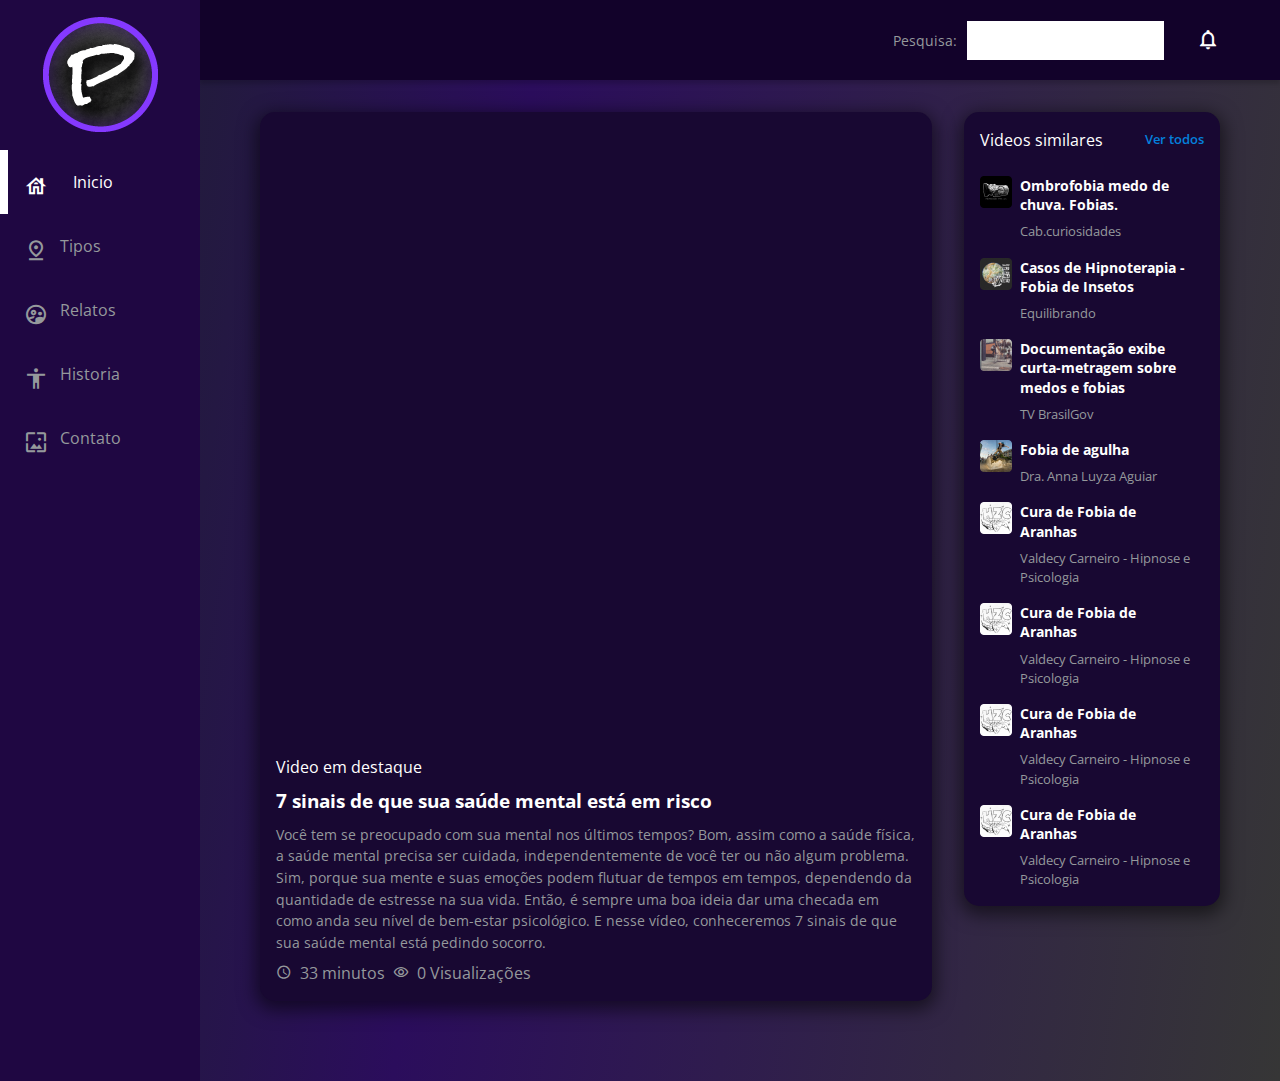
<file: data/video1.html>
<!DOCTYPE html>
<html lang="pt-br">
    <head>
        <meta charset="UTF-8">
        <meta http-equiv="X-UA-Compatible" content="IE=edge">
        <meta name="viewport" content="width=device-width, initial-scale=1.0">
        <link rel="preconnect" href="https://fonts.googleapis.com">
        <link rel="preconnect" href="https://fonts.gstatic.com" crossorigin>
        <link rel="stylesheet" href="https://fonts.googleapis.com/css2?family=Open+Sans:wght@400;600;700&display=swap">
        <link rel="stylesheet" href="../css/modal-video.min.css">
        <title>Phobos - Animais</title>
        <link rel="stylesheet" href="../css/reset.css">
        <link rel="stylesheet" href="../css/estilos.css">
    </head>
    <body>
        <header class="cabecalho">
            <button class="cabecalho__menu" aria-label="menu"><i></i></button>
            <img class="cabecalho__logo" src="../assets/img/logo.png" alt="Logotipo da Phobos">
            <p class="cartao-perfil-pesquisa"><span class="texto-pesquisa">Pesquisa:</span><input type="text" size="20" name="redirect" value=""> </p>
            <!-- <p class="cabecalho_perfil">Raphael Westim</p>
            <button class="cabecalho__notficacao" aria-label="Notificacao"><i></i></button> -->
            <button class="cabecalho__notficacao cabecalho-sino" aria-label="Notificacao"><i></i></button>
        </header>
        <nav class="menu-lateral menu-lateral--ativo">
            <img src="../assets/img/logo.png" alt="Logotipo da HZC" class="menu-lateral__logo">
            <a href="../index.html" class="menu-lateral__link inicio menu-lateral__link--ativo">Inicio</a>
            <a href="../data/tipos.html" class="menu-lateral__link pico ">Tipos</a>
            <a href="../data/relatos.html" class="menu-lateral__link integrante ">Relatos</a>
            <a href="../data/historia.html" class="menu-lateral__link camisa ">Historia</a>
            <a href="../data/contato.html" class="menu-lateral__link pintura ">Contato</a>
        </nav>
        <main class="principal">
            <!-- <h2 class="titulo-pagina">DESTAQUE</h2> -->
            <article class="cartao cartao--destaque destaque-video">
                <iframe width="100%" height="621" src="https://www.youtube.com/embed/MCh-XI7hvNE" title="YouTube video player" frameborder="0" allow="accelerometer; autoplay; clipboard-write; encrypted-media; gyroscope; picture-in-picture" allowfullscreen></iframe>
                <div class="cartao-conteudo">
                    <p class="cartao-destaque">Video em destaque</p>
                    <h3 class="cartao-titulo">7 sinais de que sua saúde mental está em risco</h3>
                    <p class="cartao-perfil">Você tem se preocupado com sua mental nos últimos tempos? Bom, assim como a saúde física, a saúde mental precisa ser cuidada, independentemente de você ter ou não algum problema. Sim, porque sua mente e suas emoções podem flutuar de tempos em tempos, dependendo da quantidade de estresse na sua vida. Então, é sempre uma boa ideia dar uma checada em como anda seu nível de bem-estar psicológico. E nesse vídeo, conheceremos 7 sinais de que sua saúde mental está pedindo socorro.</p>
                    <p class="cartao_info cartao_info--tempo">33 minutos</p>
                    <p class="cartao_info cartao_info--visualiza">0 Visualizacoes</p>
                </div>
            </article>
            <article class="cartao cartao--recentes videos-recentes">
                <h3 class="cartao_titulo">Videos similares</h3>
                <a href="#" class="cartao_link">Ver todos</a>
                <ul class="cartao_lista">
                    <li class="cartao_item">
                        <a class="cartao-item-link" href="">
                            <img src="../assets/img/miniatura_1.png" alt="thumb1" class="cartao_item_thumb">
                            <h4 class="cartao_item_titulo">Ombrofobia medo de chuva. Fobias.</h4>
                            <p class="cartao_item_perfil">Cab.curiosidades</p>
                        </a>
                    </li>
                    <li class="cartao_item">
                        <a class="cartao-item-link" href="">
                            <img src="../assets/img/miniatura_2.png" alt="thumb2" class="cartao_item_thumb">
                            <h4 class="cartao_item_titulo">Casos de Hipnoterapia - Fobia de Insetos</h4>
                            <p class="cartao_item_perfil">Equilibrando</p>
                        </a>
                    </li>
                    <li class="cartao_item">
                        <a class="cartao-item-link" href="">
                            <img src="../assets/img/miniatura_3.png" alt="thumb3" class="cartao_item_thumb">
                        <h4 class="cartao_item_titulo">Documentação exibe curta-metragem sobre medos e fobias</h4>
                        <p class="cartao_item_perfil">TV BrasilGov</p>
                        </a>
                    </li>
                    <li class="cartao_item">
                        <a class="cartao-item-link" href="">
                            <img src="../assets/img/miniatura_4.png" alt="thumb4" class="cartao_item_thumb">
                            <h4 class="cartao_item_titulo">Fobia de agulha</h4>
                            <p class="cartao_item_perfil">Dra. Anna Luyza Aguiar</p>
                        </a>
                    </li>
                    <li class="cartao_item">
                        <a class="cartao-item-link" href="">
                            <img src="../assets/img/miniatura_5.png" alt="thumb5" class="cartao_item_thumb">
                            <h4 class="cartao_item_titulo">Cura de Fobia de Aranhas</h4>
                            <p class="cartao_item_perfil">Valdecy Carneiro - Hipnose e Psicologia</p>
                        </a>
                    </li>
                    <li class="cartao_item">
                        <a class="cartao-item-link" href="">
                            <img src="../assets/img/miniatura_5.png" alt="thumb5" class="cartao_item_thumb">
                            <h4 class="cartao_item_titulo">Cura de Fobia de Aranhas</h4>
                            <p class="cartao_item_perfil">Valdecy Carneiro - Hipnose e Psicologia</p>
                        </a>
                    </li>
                    <li class="cartao_item">
                        <a class="cartao-item-link" href="">
                            <img src="../assets/img/miniatura_5.png" alt="thumb5" class="cartao_item_thumb">
                            <h4 class="cartao_item_titulo">Cura de Fobia de Aranhas</h4>
                            <p class="cartao_item_perfil">Valdecy Carneiro - Hipnose e Psicologia</p>
                        </a>
                    </li>
                    <li class="cartao_item">
                        <a class="cartao-item-link" href="">
                            <img src="../assets/img/miniatura_5.png" alt="thumb5" class="cartao_item_thumb">
                            <h4 class="cartao_item_titulo">Cura de Fobia de Aranhas</h4>
                            <p class="cartao_item_perfil">Valdecy Carneiro - Hipnose e Psicologia</p>
                        </a>
                    </li>
                </ul>
            </article>
            
        </main>
        <script src="../js/index.js"></script>
        <script src="https://code.jquery.com/jquery-2.2.4.min.js" integrity="sha256-BbhdlvQf/xTY9gja0Dq3HiwQF8LaCRTXxZKRutelT44=" crossorigin="anonymous"></script>
        <script src="../js/jquery-modal-video.min.js"></script>
    </body>
</html>
</file>
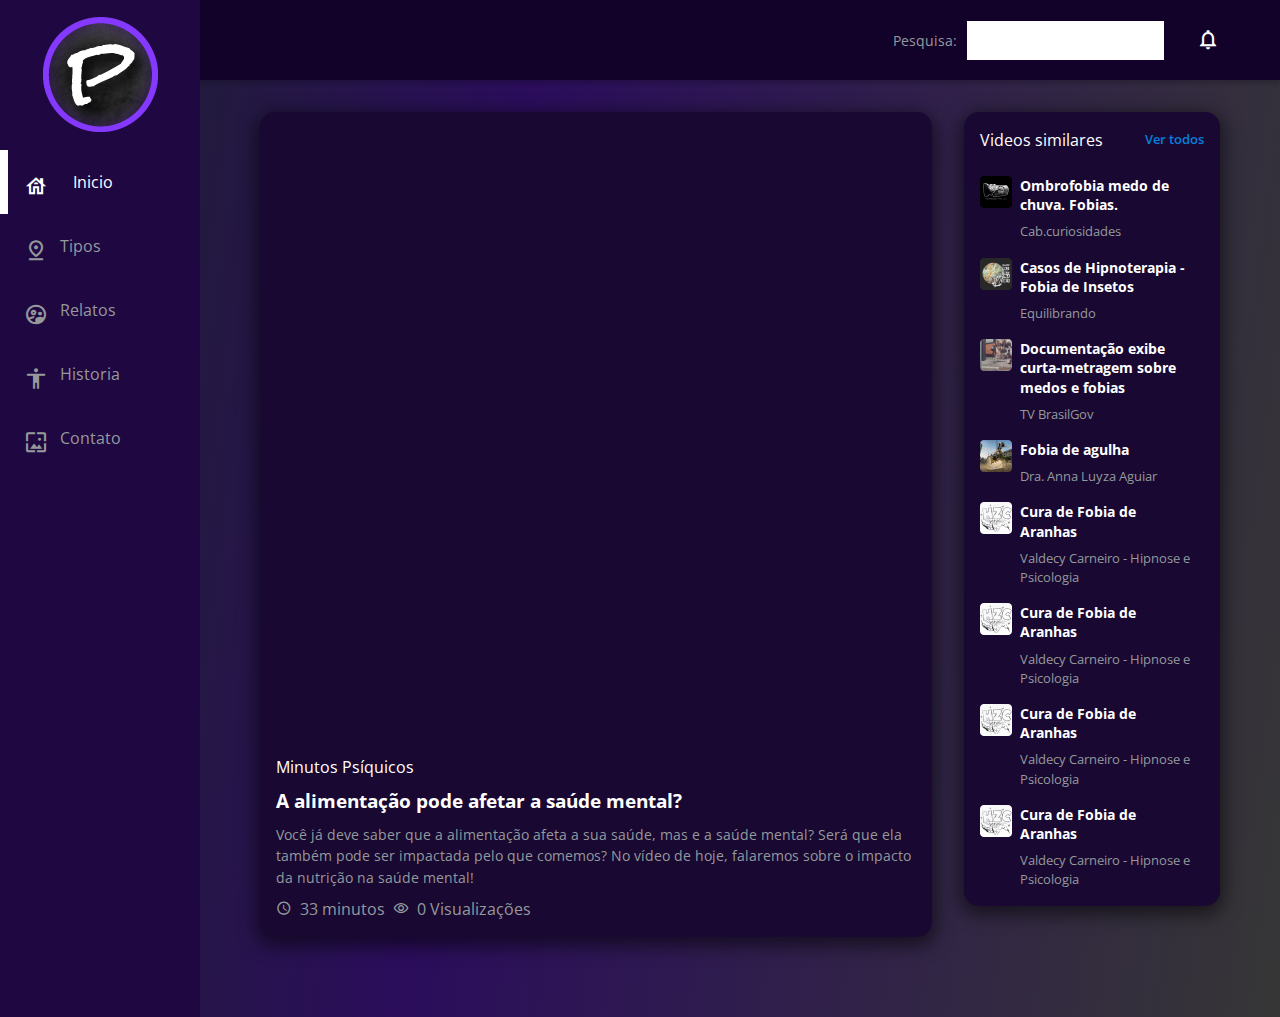
<file: data/video2.html>
<!DOCTYPE html>
<html lang="pt-br">
    <head>
        <meta charset="UTF-8">
        <meta http-equiv="X-UA-Compatible" content="IE=edge">
        <meta name="viewport" content="width=device-width, initial-scale=1.0">
        <link rel="preconnect" href="https://fonts.googleapis.com">
        <link rel="preconnect" href="https://fonts.gstatic.com" crossorigin>
        <link rel="stylesheet" href="https://fonts.googleapis.com/css2?family=Open+Sans:wght@400;600;700&display=swap">
        <link rel="stylesheet" href="../css/modal-video.min.css">
        <title>Phobos - Animais</title>
        <link rel="stylesheet" href="../css/reset.css">
        <link rel="stylesheet" href="../css/estilos.css">
    </head>
    <body>
        <header class="cabecalho">
            <button class="cabecalho__menu" aria-label="menu"><i></i></button>
            <img class="cabecalho__logo" src="../assets/img/logo.png" alt="Logotipo da Phobos">
            <p class="cartao-perfil-pesquisa"><span class="texto-pesquisa">Pesquisa:</span><input type="text" size="20" name="redirect" value=""> </p>
            <!-- <p class="cabecalho_perfil">Raphael Westim</p> -->
            <button class="cabecalho__notficacao cabecalho-sino" aria-label="Notificacao"><i></i></button>
        </header>
        <nav class="menu-lateral menu-lateral--ativo">
            <img src="../assets/img/logo.png" alt="Logotipo da HZC" class="menu-lateral__logo">
            <a href="../index.html" class="menu-lateral__link inicio menu-lateral__link--ativo">Inicio</a>
            <a href="../data/tipos.html" class="menu-lateral__link pico ">Tipos</a>
            <a href="../data/relatos.html" class="menu-lateral__link integrante ">Relatos</a>
            <a href="../data/historia.html" class="menu-lateral__link camisa ">Historia</a>
            <a href="../data/contato.html" class="menu-lateral__link pintura ">Contato</a>
        </nav>
        <main class="principal">
            <!-- <h2 class="titulo-pagina">DESTAQUE</h2> -->
            <article class="cartao cartao--destaque destaque-video">
                <iframe width="100%" height="621" src="https://www.youtube.com/embed/KFowNIMdLiI" title="YouTube video player" frameborder="0" allow="accelerometer; autoplay; clipboard-write; encrypted-media; gyroscope; picture-in-picture" allowfullscreen></iframe>
                <div class="cartao-conteudo">
                    <p class="cartao-destaque">Minutos Psíquicos</p>
                    <h3 class="cartao-titulo">A alimentação pode afetar a saúde mental?</h3>
                    <p class="cartao-perfil">Você já deve saber que a alimentação afeta a sua saúde, mas e a saúde mental? Será que ela também pode ser impactada pelo que comemos? No vídeo de hoje, falaremos sobre o impacto da nutrição na saúde mental!</p>
                    <p class="cartao_info cartao_info--tempo">33 minutos</p>
                    <p class="cartao_info cartao_info--visualiza">0 Visualizacoes</p>
                </div>
            </article>
            <article class="cartao cartao--recentes videos-recentes">
                <h3 class="cartao_titulo">Videos similares</h3>
                <a href="#" class="cartao_link">Ver todos</a>
                <ul class="cartao_lista">
                    <li class="cartao_item">
                        <a class="cartao-item-link" href="">
                            <img src="../assets/img/miniatura_1.png" alt="thumb1" class="cartao_item_thumb">
                            <h4 class="cartao_item_titulo">Ombrofobia medo de chuva. Fobias.</h4>
                            <p class="cartao_item_perfil">Cab.curiosidades</p>
                        </a>
                    </li>
                    <li class="cartao_item">
                        <a class="cartao-item-link" href="">
                            <img src="../assets/img/miniatura_2.png" alt="thumb2" class="cartao_item_thumb">
                            <h4 class="cartao_item_titulo">Casos de Hipnoterapia - Fobia de Insetos</h4>
                            <p class="cartao_item_perfil">Equilibrando</p>
                        </a>
                    </li>
                    <li class="cartao_item">
                        <a class="cartao-item-link" href="">
                            <img src="../assets/img/miniatura_3.png" alt="thumb3" class="cartao_item_thumb">
                        <h4 class="cartao_item_titulo">Documentação exibe curta-metragem sobre medos e fobias</h4>
                        <p class="cartao_item_perfil">TV BrasilGov</p>
                        </a>
                    </li>
                    <li class="cartao_item">
                        <a class="cartao-item-link" href="">
                            <img src="../assets/img/miniatura_4.png" alt="thumb4" class="cartao_item_thumb">
                            <h4 class="cartao_item_titulo">Fobia de agulha</h4>
                            <p class="cartao_item_perfil">Dra. Anna Luyza Aguiar</p>
                        </a>
                    </li>
                    <li class="cartao_item">
                        <a class="cartao-item-link" href="">
                            <img src="../assets/img/miniatura_5.png" alt="thumb5" class="cartao_item_thumb">
                            <h4 class="cartao_item_titulo">Cura de Fobia de Aranhas</h4>
                            <p class="cartao_item_perfil">Valdecy Carneiro - Hipnose e Psicologia</p>
                        </a>
                    </li>
                    <li class="cartao_item">
                        <a class="cartao-item-link" href="">
                            <img src="../assets/img/miniatura_5.png" alt="thumb5" class="cartao_item_thumb">
                            <h4 class="cartao_item_titulo">Cura de Fobia de Aranhas</h4>
                            <p class="cartao_item_perfil">Valdecy Carneiro - Hipnose e Psicologia</p>
                        </a>
                    </li>
                    <li class="cartao_item">
                        <a class="cartao-item-link" href="">
                            <img src="../assets/img/miniatura_5.png" alt="thumb5" class="cartao_item_thumb">
                            <h4 class="cartao_item_titulo">Cura de Fobia de Aranhas</h4>
                            <p class="cartao_item_perfil">Valdecy Carneiro - Hipnose e Psicologia</p>
                        </a>
                    </li>
                    <li class="cartao_item">
                        <a class="cartao-item-link" href="">
                            <img src="../assets/img/miniatura_5.png" alt="thumb5" class="cartao_item_thumb">
                            <h4 class="cartao_item_titulo">Cura de Fobia de Aranhas</h4>
                            <p class="cartao_item_perfil">Valdecy Carneiro - Hipnose e Psicologia</p>
                        </a>
                    </li>
                </ul>
            </article>
            
        </main>
        <script src="../js/index.js"></script>
        <script src="https://code.jquery.com/jquery-2.2.4.min.js" integrity="sha256-BbhdlvQf/xTY9gja0Dq3HiwQF8LaCRTXxZKRutelT44=" crossorigin="anonymous"></script>
        <script src="../js/jquery-modal-video.min.js"></script>
    </body>
</html>
</file>
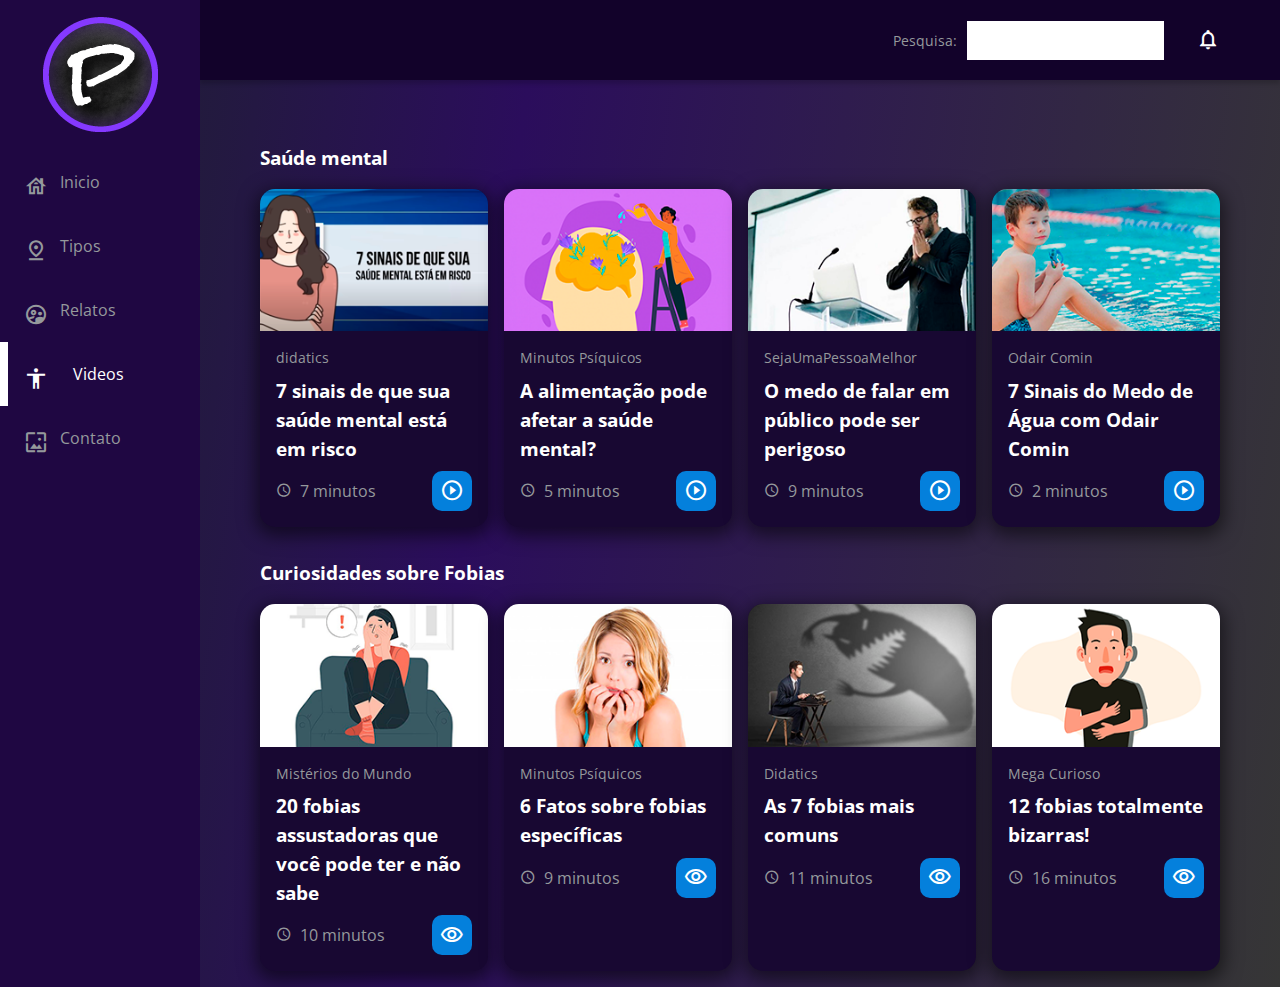
<file: data/Videos.html>
<html lang="pt-br">
    <head>
        <meta charset="UTF-8">
            <meta http-equiv="X-UA-Compatible" content="IE=edge">
            <meta name="viewport" content="width=device-width, initial-scale=1.0">
            <link rel="preconnect" href="https://fonts.googleapis.com">
            <link rel="preconnect" href="https://fonts.gstatic.com" crossorigin>
            <link rel="stylesheet" href="https://fonts.googleapis.com/css2?family=Open+Sans:wght@400;600;700&display=swap">
            <title>Phobos - Videos</title>
            <link rel="stylesheet" href="../css/reset.css">
            <link rel="stylesheet" href="../css/estilos.css">
            <link rel="stylesheet" href="../css/modal-video.min.css">
            
    </head>
    <body>
        <header class="cabecalho">
            <button class="cabecalho__menu" aria-label="menu"><i></i></button>
            <img class="cabecalho__logo" src="../assets/img/logo.png" alt="Logotipo da Phobos">
            <p class="cartao-perfil-pesquisa"><span class="texto-pesquisa">Pesquisa:</span><input type="text" size="20" name="redirect" value=""> </p>
            <button class="cabecalho__notficacao cabecalho-sino" aria-label="Notificacao"><i></i></button>
        </header>
        <nav class="menu-lateral menu-lateral--ativo">
            <img src="../assets/img/logo.png" alt="Logotipo da HZC" class="menu-lateral__logo">
            <a href="../index.html" class="menu-lateral__link inicio">Inicio</a>
            <a href="../data/tipos.html" class="menu-lateral__link pico ">Tipos</a>
            <a href="../data/relatos.html" class="menu-lateral__link integrante ">Relatos</a>
            <a href="#" class="menu-lateral__link camisa menu-lateral__link--ativo">Videos</a>
            <a href="../data/contato.html" class="menu-lateral__link pintura ">Contato</a>
        </nav>
        <main class="principal">
            <section class="secao secao-videos">
                <h3 class="titulo-secao">Saúde mental</h3>
                <article class="cartao cartao--destaque">
                    <img src="../assets/img/video_5.png" alt="" class="video">
                    <div class="cartao-conteudo">
                        <p class="cartao-perfil">didatics</p>
                        <h3 class="cartao-titulo">7 sinais de que sua saúde mental está em risco</h3>
                        <p class="cartao_info cartao_info--tempo">7 minutos</p>
                        <button onclick="paginaVideo()" class="cartao_botao cartao_botao--play" aria-label="assistir agora"></button>
                    </div>
                </article>
                <article class="cartao cartao--destaque">
                    <img src="../assets/img/video_6.png" alt="" class="video">
                    <div class="cartao-conteudo">
                        <p class="cartao-perfil">Minutos Psíquicos</p>
                        <h3 class="cartao-titulo">A alimentação pode afetar a saúde mental?</h3>
                        <p class="cartao_info cartao_info--tempo">5 minutos</p>
                        <button onclick="paginaVideo2()" class="cartao_botao cartao_botao--play" aria-label="assistir agora"></button>
                    </div>
                </article>
                <article class="cartao cartao--destaque">
                    <img src="../assets/img/video_7.png" alt="" class="video">
                    <div class="cartao-conteudo">
                        <p class="cartao-perfil">SejaUmaPessoaMelhor</p>
                        <h3 class="cartao-titulo">O medo de falar em público pode ser perigoso</h3>
                        <p class="cartao_info cartao_info--tempo">9 minutos</p>
                        <button class="cartao_botao cartao_botao--play" aria-label="assistir agora"></button>
                    </div>
                </article>
                <article class="cartao cartao--destaque">
                    <img src="../assets/img/video_8.png" alt="" class="video">
                    <div class="cartao-conteudo">
                        <p class="cartao-perfil">Odair Comin</p>
                        <h3 class="cartao-titulo">7 Sinais do Medo de Água com Odair Comin</h3>
                        <p class="cartao_info cartao_info--tempo">2 minutos</p>
                        <button class="cartao_botao cartao_botao--play" aria-label="assistir agora"></button>
                    </div>
                </article>
            </section>

            <section class="secao secao-produtos">
                <h3 class="titulo-secao">Curiosidades sobre Fobias</h3>
                <article class="cartao cartao--destaque">
                    <img src="../assets/img/produto_13.png" alt="" class="video">
                    <div class="cartao-conteudo">
                        <p class="cartao-perfil">Mistérios do Mundo</p>
                        <h3 class="cartao-titulo">20 fobias assustadoras que você pode ter e não sabe</h3>
                        <p class="cartao_info cartao_info--tempo">10 minutos</p>
                        <button onclick="paginaAnimal()" class="cartao_botao cartao_botao--info btnPaginas" aria-label="ver agora"></button>
                    </div>
                </article>
                <article class="cartao cartao--destaque">
                    <img src="../assets/img/produto_14.png" alt="" class="video">
                    <div class="cartao-conteudo">
                        <p class="cartao-perfil">Minutos Psíquicos</p>
                        <h3 class="cartao-titulo">6 Fatos sobre fobias específicas</h3>
                        <p class="cartao_info cartao_info--tempo">9 minutos</p>
                        <button onclick="paginaAmbiente()" class="cartao_botao cartao_botao--info btnPaginas" aria-label="ver agora"></button>
                    </div>
                </article>
                <article class="cartao cartao--destaque">
                    <img src="../assets/img/produto_15.png" alt="" class="video">
                    <div class="cartao-conteudo">
                        <p class="cartao-perfil">Didatics</p>
                        <h3 class="cartao-titulo">As 7 fobias mais comuns</h3>
                        <p class="cartao_info cartao_info--tempo">11 minutos</p>
                        <button onclick="paginaClima()" class="cartao_botao cartao_botao--info btnPaginas" aria-label="ver agora"></button>
                    </div>
                </article>
                <article class="cartao cartao--destaque">
                    <img src="../assets/img/produto_16.png" alt="" class="video">
                    <div class="cartao-conteudo">
                        <p class="cartao-perfil">Mega Curioso</p>
                        <h3 class="cartao-titulo">12 fobias totalmente bizarras!</h3>
                        <p class="cartao_info cartao_info--tempo">16 minutos</p>
                        <button onclick="paginaBiologia()" class="cartao_botao cartao_botao--info btnPaginas" aria-label="ver agora"></button>
                    </div>
                </article>
            </section>
           
            

        </main>
        <script src="../js/index.js"></script>
    </body>
</html>
</file>
<file: css/estilos.css>
@font-face {
    font-family: 'icones';
    src: url(../assets/font/icones.ttf);
}

body{
    background: linear-gradient(98deg, rgba(29,35,42,1) 0%, rgba(43,13,92,1) 38%, rgba(54,54,54,1) 100%);
    font-family: 'open sans', 'icones', sans-serif;
    color: #FFFFFF;
    line-height: 1.5;
}

@media screen and (min-width: 1024px){
    body{
        display: grid;
        grid-template-columns: auto 1fr;

    }
}

input{
    color: #000000;
    grid-column: span 2;
    padding: 10px;
}

textarea{
    color: #000000;
    grid-column: span 2;
}

form{
    display: grid;
    grid-template-columns: auto 1fr;
    gap: 8px;
}

.lista-fobias{
    list-style: initial;
    padding-left: 20px;
    grid-column: span 2;
    font-weight: bold;
    
}

.item-fobia{
    margin-top: 2px ;
    text-transform: capitalize;
}

.linkAnimal:hover{
    color: #0480DC;
}



.hide{
    display: none;
}
.cartao-perfil-input{
    display: flex;
    gap: 7px;
    margin-top: 10px;
    grid-column: span 2;
}

.btnEnvia{
    
    display: flex;
    justify-content:center;
    align-items:center;
    background-color: #0480DC;
    width: 20%;
    height: 40px;
    border-radius: 10px;
    font-size: 0.9rem;
    justify-self: flex-end;
    transition: 0.3s;
    text-transform: uppercase;
}

.btnEnvia:hover{
    background-color: #fff;
    color:#180832;
    cursor: pointer;
    
}

.btnApaga{
    display: flex;
    justify-content:center;
    align-items:center;
    background-color: #0480DC;
    width: 20%;
    height: 40px;
    border-radius: 10px;
    font-size: 0.9rem;
    justify-self: flex-end;
    transition: 0.3s;
    text-transform: uppercase;
}

.btnApaga:hover{
    background-color: #fff;
    color:#180832;
    cursor: pointer;
    
}

.fotoview{

    display: grid;
    grid-column: span 2;
    grid-template-columns: auto 1fr;
    gap: 8px;
    text-align: center;
    margin-top: 29px;
}

.cabecalho{
    display:flex;
    justify-content: space-between;
    align-items: center;
    background-color: #15191C;
    padding: 8px 16px;
    box-shadow: 0px 4px 4px rgba(0, 0, 0, 0.16);
}

.cabecalho__menu i::before{
    content: "\e904";
    font-size: 24px;
}

.cabecalho__notficacao i::before{
    content: "\e906";
    font-size: 24px;
}

.cabecalho-sino{
    display: flex;
    align-items: center;
    justify-content: flex-end;
}

.cabecalho__logo{
    width: 40px;
}

.cabecalho_perfil{
    display: none;
}

.notificacao{
    align-items: end;
    justify-content: flex-end;
    display: flex;
}

@media screen and (min-width: 1024px){
    .cabecalho{
        background-color: rgb(18 2 42);
        display: grid;
        column-gap: 32px;
        grid-template-columns:  1fr auto;
        padding: 16px 60px;
        height: 80px;
        box-sizing: border-box; 
        grid-column: 2;
    }

    .cabecalho__menu{
        display: none;
    }

    .cabecalho__logo{
        display: none;
    }

    .cabecalho_perfil{
        display: grid;
        grid-template-columns: repeat(3, auto);
        column-gap: 8px;
        align-items: center;
        justify-self: flex-end;
        color: #95999c;
        padding: 8px 32px;
        border-right: 1px solid #95999c;
    }

    .cabecalho_perfil::before{
        content:"";
        display: block;
        width: 32px;
        height: 32px;
        background-image: url(../assets/img/profile_2.png);
        background-size: contain;
        background-repeat: no-repeat;
        background-position: center;
    }

    .cabecalho_perfil::after{
        content: "\e90d";
        color: #fff;
        font-size: 1.5rem;
    }
}

.menu-lateral{
    display:flex;
    flex-direction: column;
    background-color: #1f0742;
    width: 75vw;
    height:100%;

    position: absolute;
    left: -100vh;
    transition: .25s;
}

.menu-lateral--ativo{
    left: 0;
    transition: .25s;

}

.menu-lateral__logo{
    align-self: center;
    width: 118px;
    padding: 16px;
}

.menu-lateral__link{
    height: 64px;
    color: #95999C;
    padding-left: 60px;
    display: flex;
    align-items: center;
}

.menu-lateral__link--ativo{
    color: #fff;
    padding-left: 65px;
    border-left: 8px solid #fff;

}

.menu-lateral__link::before{
    content: "";
    width: 24px;
    height: 24px;
    font-size: 24px;
    position: absolute;
    left: 24px;
}

@media screen  and (min-width: 1024px) {
    .menu-lateral{
        position:static;
        width: 200px;
        grid-column: 1;
        grid-row: 1 / span 2;
    }
    
}

.inicio::before{
    content: "\e902";
}

.video::before{
    content: "\e90e";
}

.pico::before{
    content: "\e909";
}

.integrante::before{
    content: "\e903";
}

.camisa::before{
    content: "\e900";
}

.pintura::before{
    content: "\e90a";
}

/*-------corpo---------*/

.principal{
    padding: 24px 16px;
    display: grid;
    gap: 16px;
}

.principal-tipos{
    padding: 24px 16px;
    display: grid;
    gap: 120px;
}

.cartao--destaque{
    margin-bottom: 16px;
}

.titulo-pagina{
    font-size: 1.5rem;
    font-weight: 700;
}

.titulo-secao{
    font-size: 1.2rem;
    font-weight: 700;
}

@media screen and (min-width: 1024px){
    .principal{
        display: grid;
        grid-template-columns: auto 1fr auto;
        grid-template-areas: 
        "titulo-pagina titulo-pagina titulo-pagina"
        "destaque-video destaque-video videos-recentes"
        "secao-fobias secao-fobias secao-fobias"
        "secao-videos secao-videos secao-videos"
        "produtos-recentes destaque-produtos destaque-produtos"
        "secao-produtos secao-produtos secao-produtos";
        column-gap: 32px;
        padding: 16px 60px;
        grid-column: 2;
    }

    .titulo-secao{
        grid-column: span 4;
    }
}


.cartao{
    width: 100%;
    border-radius: 15px;
    overflow: hidden;
    background-color: #180832;
    /* background-color: #2C343A; */
    box-shadow: 0px 5px 18px 4px rgba(0, 0, 0, 0.53);
}


.cartao-mapa{
    width: 100%;
    height: 90%;
    border-radius: 15px;
    overflow: hidden;
    background-color: #2C343A;
}

.cartao__imagem--desktop{
    display: none;
}

.cartao-destaque{
    grid-column: span 2;
}

.cartao-conteudo{
    padding: 16px;
    display: grid;
    grid-template-columns: auto 1fr;
    gap: 8px;
}

.cartao-conteudo-form{
    padding: 16px;
    display: grid;
    grid-template-columns: auto 1fr;
    gap: 8px;
} 

.cartao-titulo{
    font-size: 1.2rem;
    font-weight: 700;
    grid-column: span 2;
}

.cartao-titulo-fobia{
    font-size: 1.9rem;
    font-weight: 700;
    grid-column: span 2;
}

.cartao-perfil{
    color: #95999c;
    font-size: 0.9rem;
    grid-column: span 2;
}

.cartao-perfil-checkbox{
    color: #000;
    font-size: 0.9rem;
    grid-column: span 2;
}

.cartao-perfil-form{
    color: #95999c;
    font-size: 0.9rem;
    grid-column: span 2;
    margin-top:10px;
}

.texto-pesquisa{
    margin-right: 10px;
}


.cartao-perfil-pesquisa{
    color: #95999c;
    font-size: 0.9rem;
    display: flex;
    justify-content: flex-end;
    align-items: center;
    font-size: 14px;
} 

@media screen and (max-width: 1024px){

    .form-template{
        width: 320px ;
    }

    .texto-pesquisa{
        display: none
    }

    .cartao-perfil-pesquisa{
        color: #95999c;
        font-size: 0.9rem;
        display: flex;
        justify-content: flex-end;
        align-items: center;
        font-size: 14px;
    } 
}


.cartao-perfil-atencao{
    color: #fff;
    font-size: 0.9rem;
    grid-column: span 2;
}

.cartao-perfil-atencao-2{
    color: #000;
    font-size: 0.9rem;
    grid-column: span 2;
    background-color: #95999c;
    padding: 0.5rem;
    border-radius: 9px;
}

.cartao-info{
    color: #fff;
    /* color: #95999c; */
    font-size: 14px;
    grid-column: span 2;
}

.cartao_info{
    display:flex;
    align-items: center;
    color: #95999c;
}

.cartao_info_tags{
    display:flex;
    align-items: center;
    color: #fff;
    font-size: 14px;
}


.cartao_info--tempo::before{
    content: "\e90c";
    margin-right: 8px;
}

.cartao_info--visualiza::before{
    content: "\e90f";
    margin-right: 8px;
}

.cartao_info--comprar::before{
    content:"\e905";
    margin-right: 8px;
}

.cartao_botao{
    display: flex;
    justify-content:center;
    align-items:center;
    background-color: #0480DC;
    width: 40px;
    height: 40px;
    border-radius: 10px;
    font-size: 0.9rem;
    justify-self: flex-end;
    transition: 0.3s;
}

.cartao_botao:hover{
    background-color: #fff;
    color:#180832;
    cursor: pointer;
    
}

.cartao_botao--play::before{
    content: "\e90b";
    font-size: 24px;
}

.cartao_botao--compra::before{
    content: "\e901";
    font-size: 24px;
}

.cartao_botao--foto::before{
    content: "\e90f";
    font-size: 24px;
}

.cartao_botao--info::before{
    content: "\e90f";
    font-size: 24px;
}

.cartao_botao--destaque{
    width: 100%;
    grid-column: span 2;

}

.cartao_botao--destaque::before{
    margin-right: 8px;
}

.cartao--recentes{
    display: none;
}

.cartao--recentes-fobia{
    display: grid;
}

@media screen and (min-width: 1024px){
    .cartao--destaque{
        margin-bottom: 0;
    }

    .cartao__imagem--mobile{
        display: none;
    }

    .cartao__imagem--desktop{
        display: block;
    }

    .cartao_botao--destaque{
        grid-column: auto;
        padding: 16px 8px;

    }

    .cartao--recentes{
        display: grid;
        grid-template-columns: auto auto;
        align-items: center;
        row-gap: 24px;
        width: 256px;
        padding: 16px;
        box-sizing: border-box;
        align-self: flex-start;
    }

    .cartao--recentes-fobia{
        display: grid;
        grid-template-columns: auto auto;
        align-items: center;
        row-gap: 24px;
        width: 256px;
        padding: 16px;
        box-sizing: border-box;
        align-self: flex-start;
    }
    
    .cartao--recentes .carto_titulo{
        grid-column: auto;
    }

    .cartao--recentes-fobia .carto_titulo{
        grid-column: auto;
    }

    .cartao_link{
        font-size: 0.8rem;
        font-weight: 600;
        color: #0480dc;
        justify-self: flex-end;
    }

    .cartao_lista{
        display: grid;
        row-gap: 16px;
        grid-column: span 2;
    }

    .cartao_favorito{
        display: grid;
        row-gap: 26px;
        grid-column: span 2;
    }

    .cartao_item{
        display: grid;
        grid-template-columns: auto 1fr;
        gap: 8px;
    }

    .cartao-item-link{
        display: grid;
        grid-template-columns: auto 1fr;
        gap: 8px;
    }

    .cartao-item-link-help{
        grid-template-columns: auto 1fr;
        gap: 8px;
    }

    .cartao_item_thumb{
        width: 32px;
        grid-row: span 2;
    }

    .cartao_item_titulo{
        font-size: 0.9rem;
        line-height:1.2rem;
        font-weight: 700;
    }

    .cartao_titulo_fobia{
        padding: 10px;
        font-size: 20px;
        text-align: center;
        text-transform: capitalize;
    }

    .cartao_item_perfil{
        font-size: 0.8rem;
        color: #95999c;
    }
}

.cartao_titulo_fobia{
    padding: 10px;
    font-size: 20px;
    text-align: center;
    text-transform: capitalize;
}


.secao{
    display:grid;
    gap:16px;
}

.texto-obs{
    font-size: 14px;
    color: #95999c;
}

@media only screen and (min-width: 1024px){
    .secao{
        grid-template-columns: repeat(4, 1fr);
    }

}

@media only screen and (min-width: 1024px){
    .secao_tipos{
        grid-template-columns: repeat(3, 1fr);
    }

}

@media screen  and (min-width:1024px){
    .destaque-video{
        grid-area: destaque-video;
    }
    
    .videos-recentes{
        grid-area: videos-recentes;
    }
    
    .secao-videos{
        grid-area: secao-videos;
    }

    .secao-fobias{
        grid-area: secao-fobias;
    }
    
    .produtos-recentes{
        grid-area: produtos-recentes;
    }
    
    .destaque-produtos{
        grid-area: destaque-produtos;
    }
    
    .secao-produtos{
        grid-area: secao-produtos;
    }
}

.bullets-form{
    margin-top: 10px;
    grid-column: span 2;
}
</file>
<file: css/modal-video.min.css>
@keyframes modal-video{from{opacity:0}to{opacity:1}}@keyframes modal-video-inner{from{transform:translate(0, 100px)}to{transform:translate(0, 0)}}.modal-video{position:fixed;top:0;left:0;width:100%;height:100%;background-color:rgba(0,0,0,0.5);z-index:1000000;cursor:pointer;opacity:1;animation-timing-function:ease-out;animation-duration:.3s;animation-name:modal-video;-webkit-transition:opacity .3s ease-out;-moz-transition:opacity .3s ease-out;-ms-transition:opacity .3s ease-out;-o-transition:opacity .3s ease-out;transition:opacity .3s ease-out}.modal-video-close{opacity:0}.modal-video-close .modal-video-movie-wrap{-webkit-transform:translate(0, 100px);-moz-transform:translate(0, 100px);-ms-transform:translate(0, 100px);-o-transform:translate(0, 100px);transform:translate(0, 100px)}.modal-video-body{max-width:960px;width:100%;height:100%;margin:0 auto;padding:0 10px;display:flex;justify-content:center;box-sizing:border-box}.modal-video-inner{display:flex;justify-content:center;align-items:center;width:100%;height:100%}@media (orientation: landscape){.modal-video-inner{padding:10px 60px;box-sizing:border-box}}.modal-video-movie-wrap{width:100%;height:0;position:relative;padding-bottom:56.25%;background-color:#333;animation-timing-function:ease-out;animation-duration:.3s;animation-name:modal-video-inner;-webkit-transform:translate(0, 0);-moz-transform:translate(0, 0);-ms-transform:translate(0, 0);-o-transform:translate(0, 0);transform:translate(0, 0);-webkit-transition:-webkit-transform .3s ease-out;-moz-transition:-moz-transform .3s ease-out;-ms-transition:-ms-transform .3s ease-out;-o-transition:-o-transform .3s ease-out;transition:transform .3s ease-out}.modal-video-movie-wrap iframe{position:absolute;top:0;left:0;width:100%;height:100%}.modal-video-close-btn{position:absolute;z-index:2;top:-45px;right:0;display:inline-block;width:35px;height:35px;overflow:hidden;border:none;background:transparent}@media (orientation: landscape){.modal-video-close-btn{top:0;right:-45px}}.modal-video-close-btn:before{transform:rotate(45deg)}.modal-video-close-btn:after{transform:rotate(-45deg)}.modal-video-close-btn:before,.modal-video-close-btn:after{content:'';position:absolute;height:2px;width:100%;top:50%;left:0;margin-top:-1px;background:#fff;border-radius:5px;margin-top:-6px}
</file>
